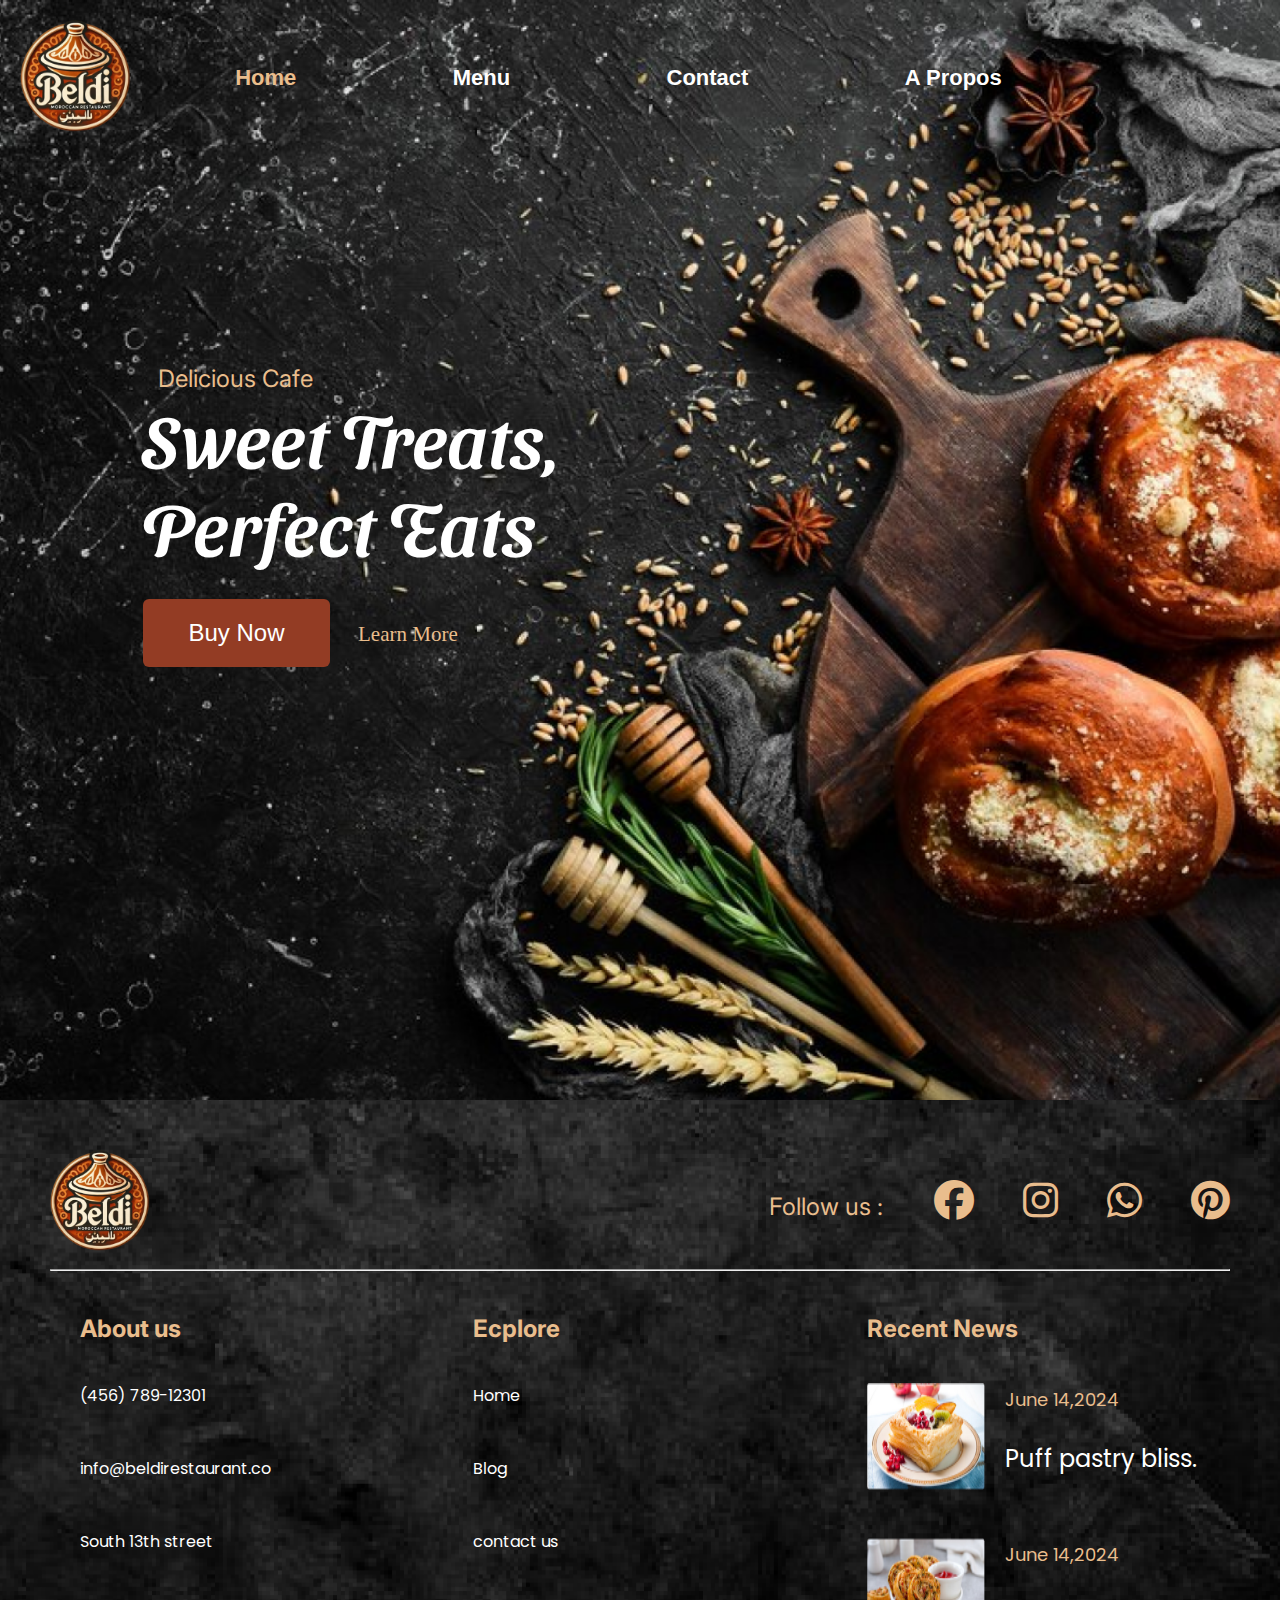
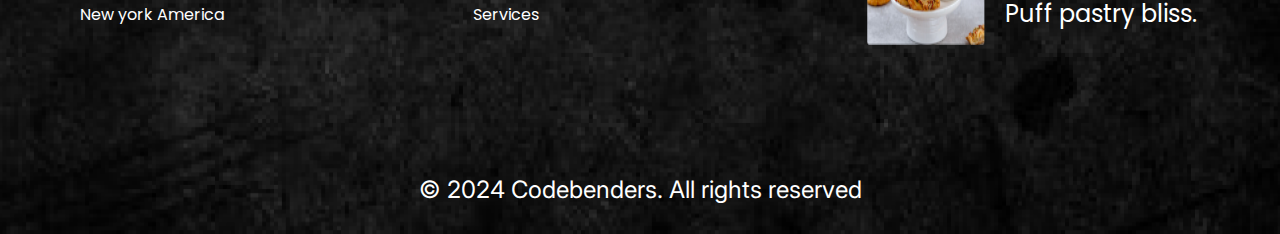
<file: index.html>
<!DOCTYPE html>
<html lang="en">
<head>
    <meta charset="UTF-8">
    <meta name="viewport" content="width=device-width, initial-scale=1.0">
    <title>Beldi</title>
    <!-- Css File Link -->
    <link rel="stylesheet" href="css/style.css">
    <link rel="stylesheet" href="https://cdnjs.cloudflare.com/ajax/libs/font-awesome/6.4.0/css/all.min.css">
    <!-- Google Font -->
    <link rel="preconnect" href="https://fonts.googleapis.com">
    <link rel="preconnect" href="https://fonts.gstatic.com" crossorigin>
    <link href="https://fonts.googleapis.com/css2?family=Sansita+Swashed:wght@300..900&display=swap" rel="stylesheet">
    <link href="https://fonts.googleapis.com/css2?family=Inter:ital,opsz,wght@0,14..32,100..900;1,14..32,100..900&display=swap" rel="stylesheet">
    <link href="https://fonts.googleapis.com/css2?family=Poppins:ital,wght@0,100;0,200;0,300;0,400;0,500;0,600;0,700;0,800;0,900;1,100;1,200;1,300;1,400;1,500;1,600;1,700;1,800;1,900&display=swap" rel="stylesheet">
</head>
<body>
    <div class="home">
        <header>
            <div class="container">
                <div>
                    <img src="img/logo.png" class="logo" alt="Logo">
                </div>
                <nav>
                    <ul>
                        <li><a href="index.html" class="active">Home</a></li>
                        <li><a href="Menu.html">Menu</a></li>
                        <li><a href="contact.html">Contact</a></li>
                        <li><a href="apropos.html">A Propos</a></li>
                    </ul>
                </nav>
            </div>
        </header>
        <section>
            <span>Delicious Cafe</span>
            <h2>Sweet Treats, Perfect Eats</h2>
            <button>Buy Now</button>
            <a href="#">Learn More</a>
        </section>
    </div>
    
    <footer>
        <div class="logo-and-social">
            <img src="img/logo.png" alt="">
            <div class="social-icons">
                <p>Follow us : </p>
                <i class="fab fa-facebook"></i>
                <i class="fab fa-instagram"></i>
                <i class="fab fa-whatsapp"></i>
                <i class="fab fa-pinterest"></i>
            </div>
        </div>
        <hr>
        <div class="links">
            <div class="about-us">
                <div class="about-us-title">
                    <h2>About us </h2>
                </div>
                <span>(456) 789-12301</span>
                <span>info@beldirestaurant.co</span>
                <span>South 13th street</span>
                <span>New york America</span>
            </div>
            <div class="explore">
                <div class="explore-title">
                    <h2>Ecplore</h2>
                </div>
                <a href="">Home</a>
                <a href="">Blog</a>
                <a href="">contact us</a>
                <a href="">Services</a>
            </div>
            <div class="recent-posts">
                <div class="recent-posts-title">
                    <h2>Recent News</h2>
                </div>
                <div class="recent">
                    <img src="img/Rectangle 157.png" alt="">
                    <span class="date">
                        <span class="date-1">
                            <p>June 14,2024</p>
                        </span>
                    <span class="name-1">
                        <p>Puff pastry bliss.</p>
                    </span>
                </span>
        
                </div>
                <div style="margin-top: 48px;" class="recent">
                    <img src="img/Rectangle 158.png" alt="">
                    <span class="date">
                        <span class="date-1">
                            <p>June 14,2024</p>
                        </span>
                    <span class="name-1">
                        <p>Puff pastry bliss.</p>
                    </span>
                </span>
        
                </div>
            </div>
        </div>
        <p class="copyright">© 2024 Codebenders. All rights reserved</p>
    </footer>
</body>
</html>
</file>
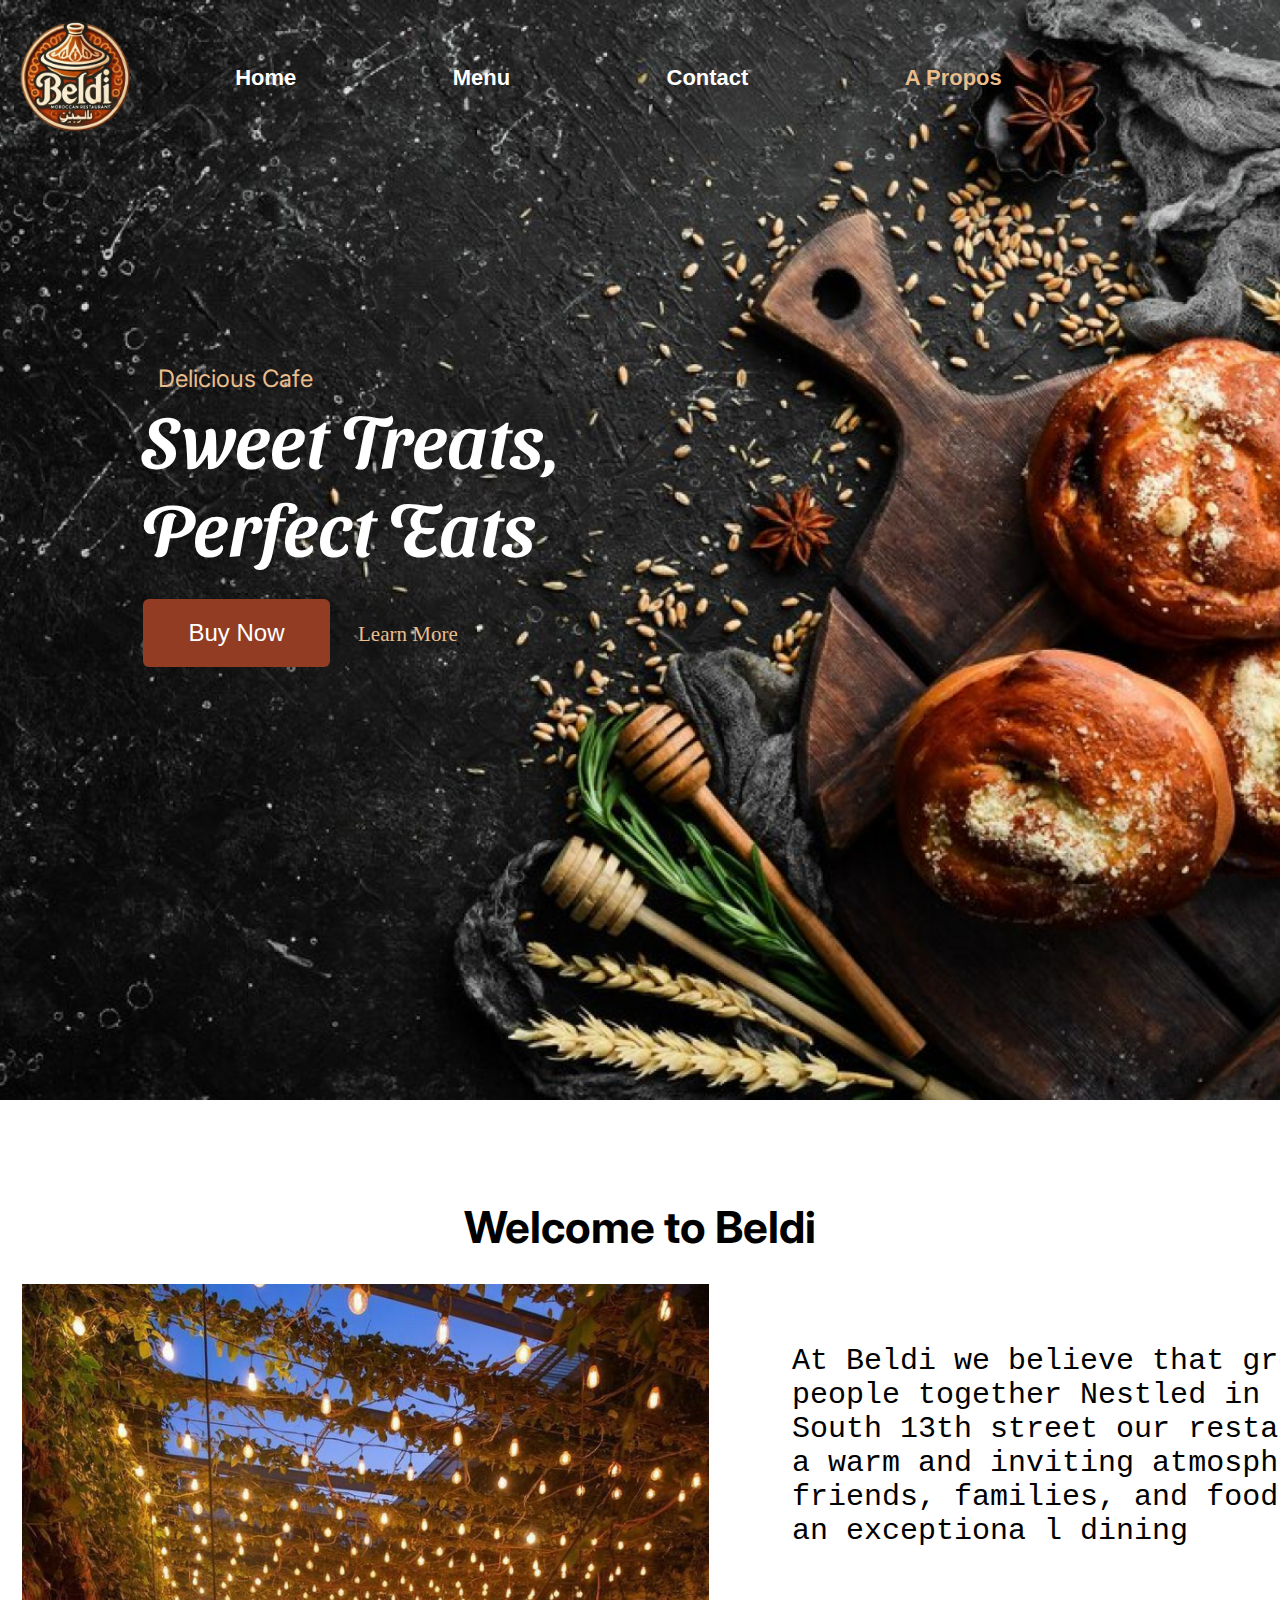
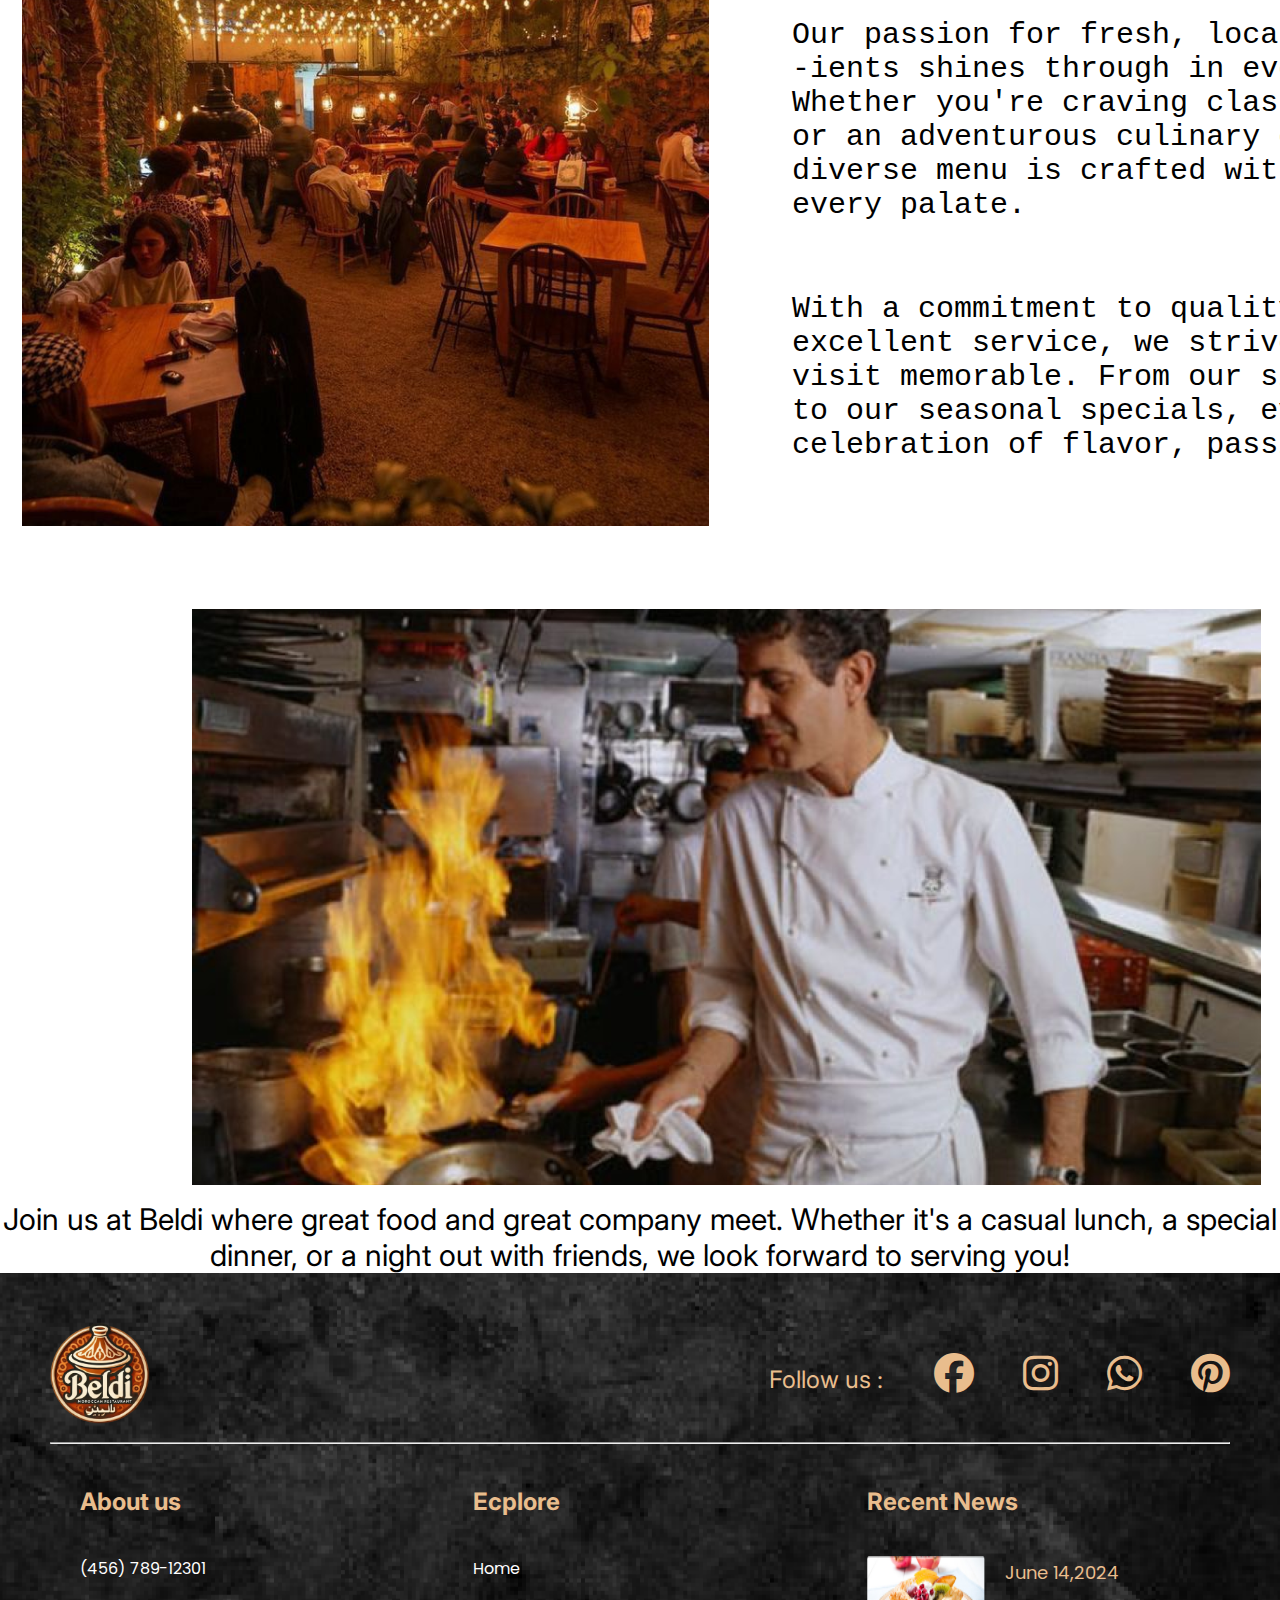
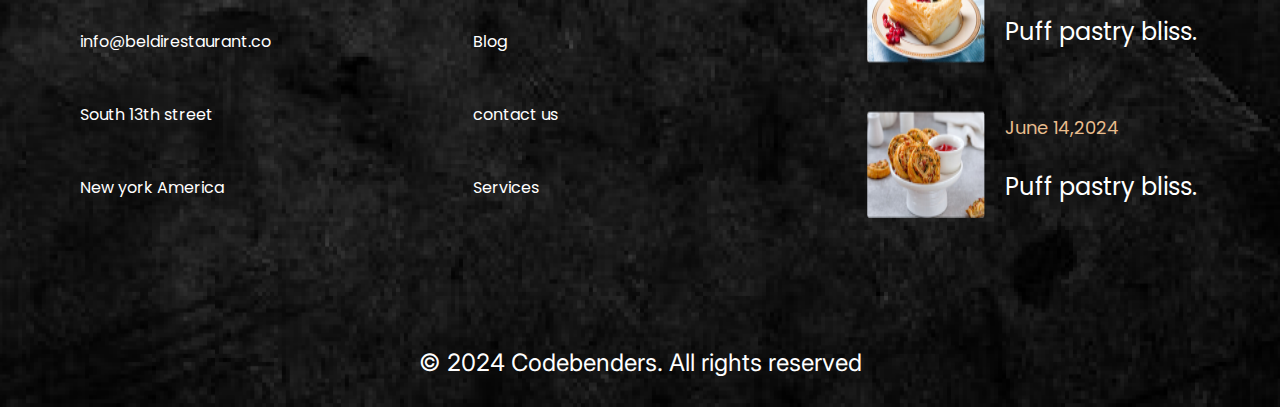
<file: apropos.html>
<!DOCTYPE html>
<html lang="en">
<head>
    <meta charset="UTF-8">
    <meta name="viewport" content="width=device-width, initial-scale=1.0">
    <title>Beldi</title>
    <!-- Css File Link -->
    <link rel="stylesheet" href="css/style.css">
    <link rel="stylesheet" href="https://cdnjs.cloudflare.com/ajax/libs/font-awesome/6.4.0/css/all.min.css">
    <!-- Google Font -->
    <link rel="preconnect" href="https://fonts.googleapis.com">
    <link rel="preconnect" href="https://fonts.gstatic.com" crossorigin>
    <link href="https://fonts.googleapis.com/css2?family=Sansita+Swashed:wght@300..900&display=swap" rel="stylesheet">
    <link href="https://fonts.googleapis.com/css2?family=Inter:ital,opsz,wght@0,14..32,100..900;1,14..32,100..900&display=swap" rel="stylesheet">
    <link href="https://fonts.googleapis.com/css2?family=Poppins:ital,wght@0,100;0,200;0,300;0,400;0,500;0,600;0,700;0,800;0,900;1,100;1,200;1,300;1,400;1,500;1,600;1,700;1,800;1,900&display=swap" rel="stylesheet">
</head>
<body>
    <div class="home">
        <header>
            <div class="container">
                <div>
                    <img src="img/logo.png" class="logo" alt="Logo">
                </div>
                <nav>
                    <ul>
                        <li><a href="index.html">Home</a></li>
                        <li><a href="menu.html">Menu</a></li>
                        <li><a href="contact.html">Contact</a></li>
                        <li><a href="apropos.html"  class="active">A Propos</a></li>
                    </ul>
                </nav>
            </div>
        </header>
        <section>
            <span>Delicious Cafe</span>
            <h2>Sweet Treats, Perfect Eats</h2>
            <button>Buy Now</button>
            <a href="#">Learn More</a>
        </section>
    </div>
    <div class="apropos">
        <div class="title">
            <h1>Welcome to Beldi</h1>
        </div>
        <div class="apropos-part-1">
        <div class="apropos-img">
            <img src="img/apropos.png" alt="img">
        </div>
        <div class="information">
             <pre>
                     At Beldi we believe that great food brings 
                     people together Nestled in the heart of 
                     South 13th street our restaurant offers
                     a warm and inviting atmosphere where 
                     friends, families, and food lovers can enjoy
                     an exceptiona l dining
             </pre>
                <br>
             <pre>
                     Our passion for fresh, locally sourced ingred
                     -ients shines through in every dish we serve.
                     Whether you're craving classic comfort food
                     or an adventurous culinary experience, our
                     diverse menu is crafted withcare to satisfy 
                     every palate.
             </pre>
                <br>
             <pre>
                     With a commitment to quality, flavor, and
                     excellent service, we strive to make each
                     visit memorable. From our signature dishes
                     to our seasonal specials, every plate is a
                     celebration of flavor, passion, and tradition.
             </pre>
         </div>
        </div>
        <div class="apropos-img2">
            <img src="img/apropos2.png" alt="img">
        </div>
        <div class="information2">
        <p>Join us at Beldi where great food and great company meet. Whether it's a casual lunch,
            a special dinner, or a night out with friends, we look forward to serving you!</p>
        </div>
    </div>
    
    <footer>
        <div class="logo-and-social">
            <img src="img/logo.png" alt="">
            <div class="social-icons">
                <p>Follow us : </p>
                <i class="fab fa-facebook"></i>
                <i class="fab fa-instagram"></i>
                <i class="fab fa-whatsapp"></i>
                <i class="fab fa-pinterest"></i>
            </div>
        </div>
        <hr>
        <div class="links">
            <div class="about-us">
                <div class="about-us-title">
                    <h2>About us </h2>
                </div>
                <span>(456) 789-12301</span>
                <span>info@beldirestaurant.co</span>
                <span>South 13th street</span>
                <span>New york America</span>
            </div>
            <div class="explore">
                <div class="explore-title">
                    <h2>Ecplore</h2>
                </div>
                <a href="">Home</a>
                <a href="">Blog</a>
                <a href="">contact us</a>
                <a href="">Services</a>
            </div>
            <div class="recent-posts">
                <div class="recent-posts-title">
                    <h2>Recent News</h2>
                </div>
                <div class="recent">
                    <img src="img/Rectangle 157.png" alt="">
                    <span class="date">
                        <span class="date-1">
                            <p>June 14,2024</p>
                        </span>
                    <span class="name-1">
                        <p>Puff pastry bliss.</p>
                    </span>
                </span>
        
                </div>
                <div style="margin-top: 48px;" class="recent">
                    <img src="img/Rectangle 158.png" alt="">
                    <span class="date">
                        <span class="date-1">
                            <p>June 14,2024</p>
                        </span>
                    <span class="name-1">
                        <p>Puff pastry bliss.</p>
                    </span>
                </span>
        
                </div>
            </div>
        </div>
        <p class="copyright">© 2024 Codebenders. All rights reserved</p>
    </footer>
</body>
</html>
</file>
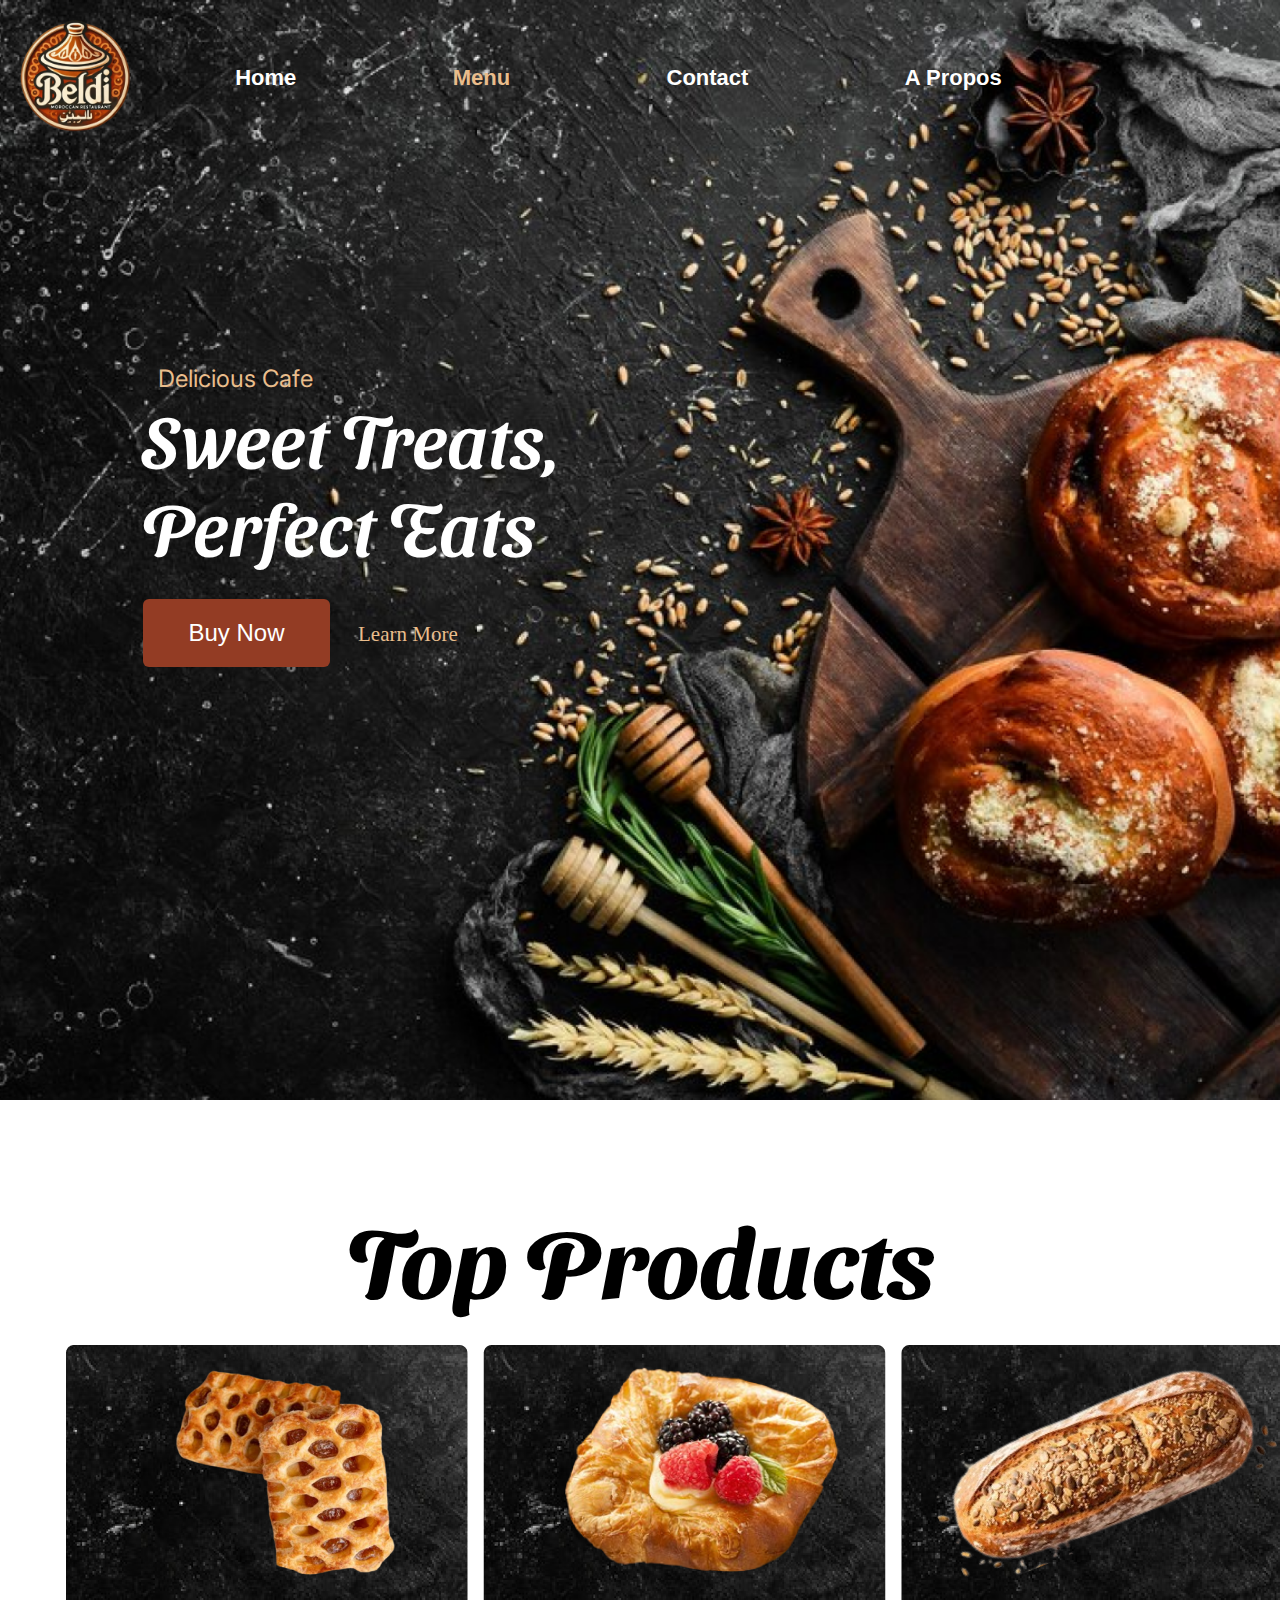
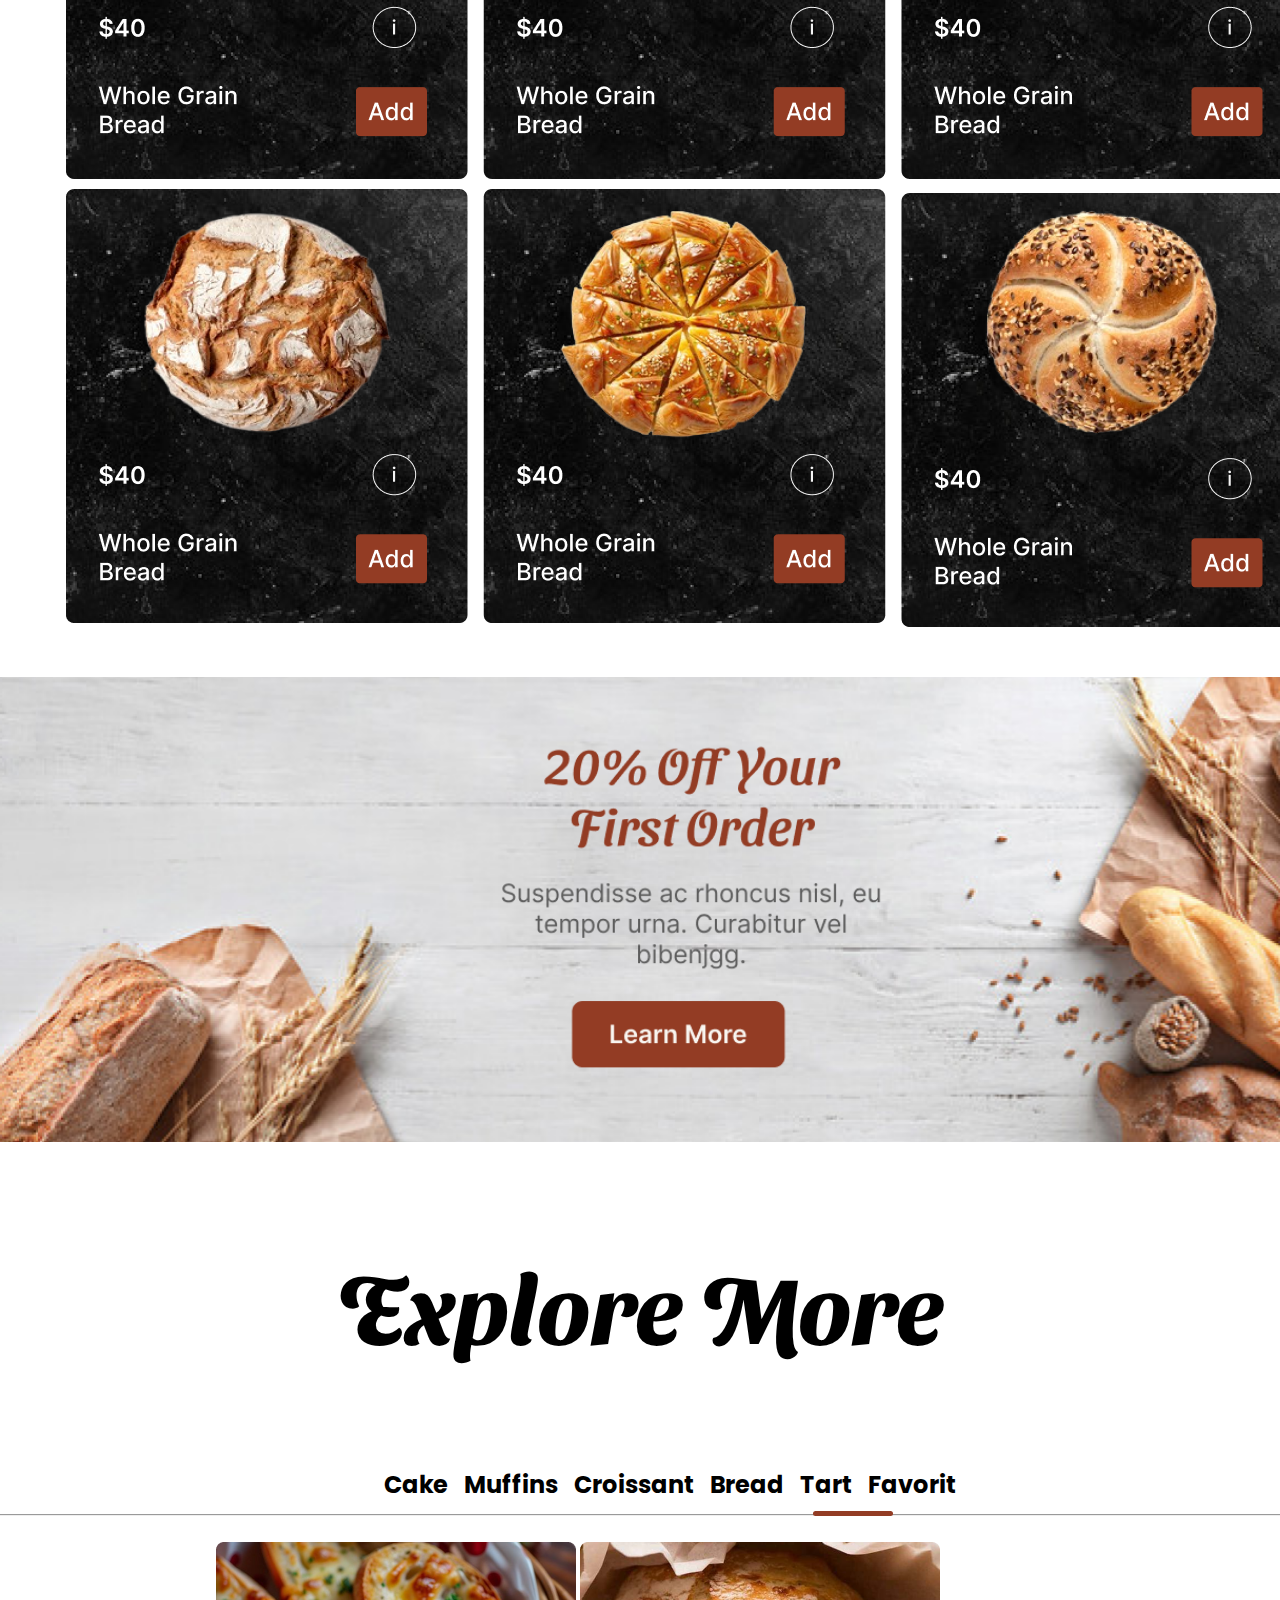
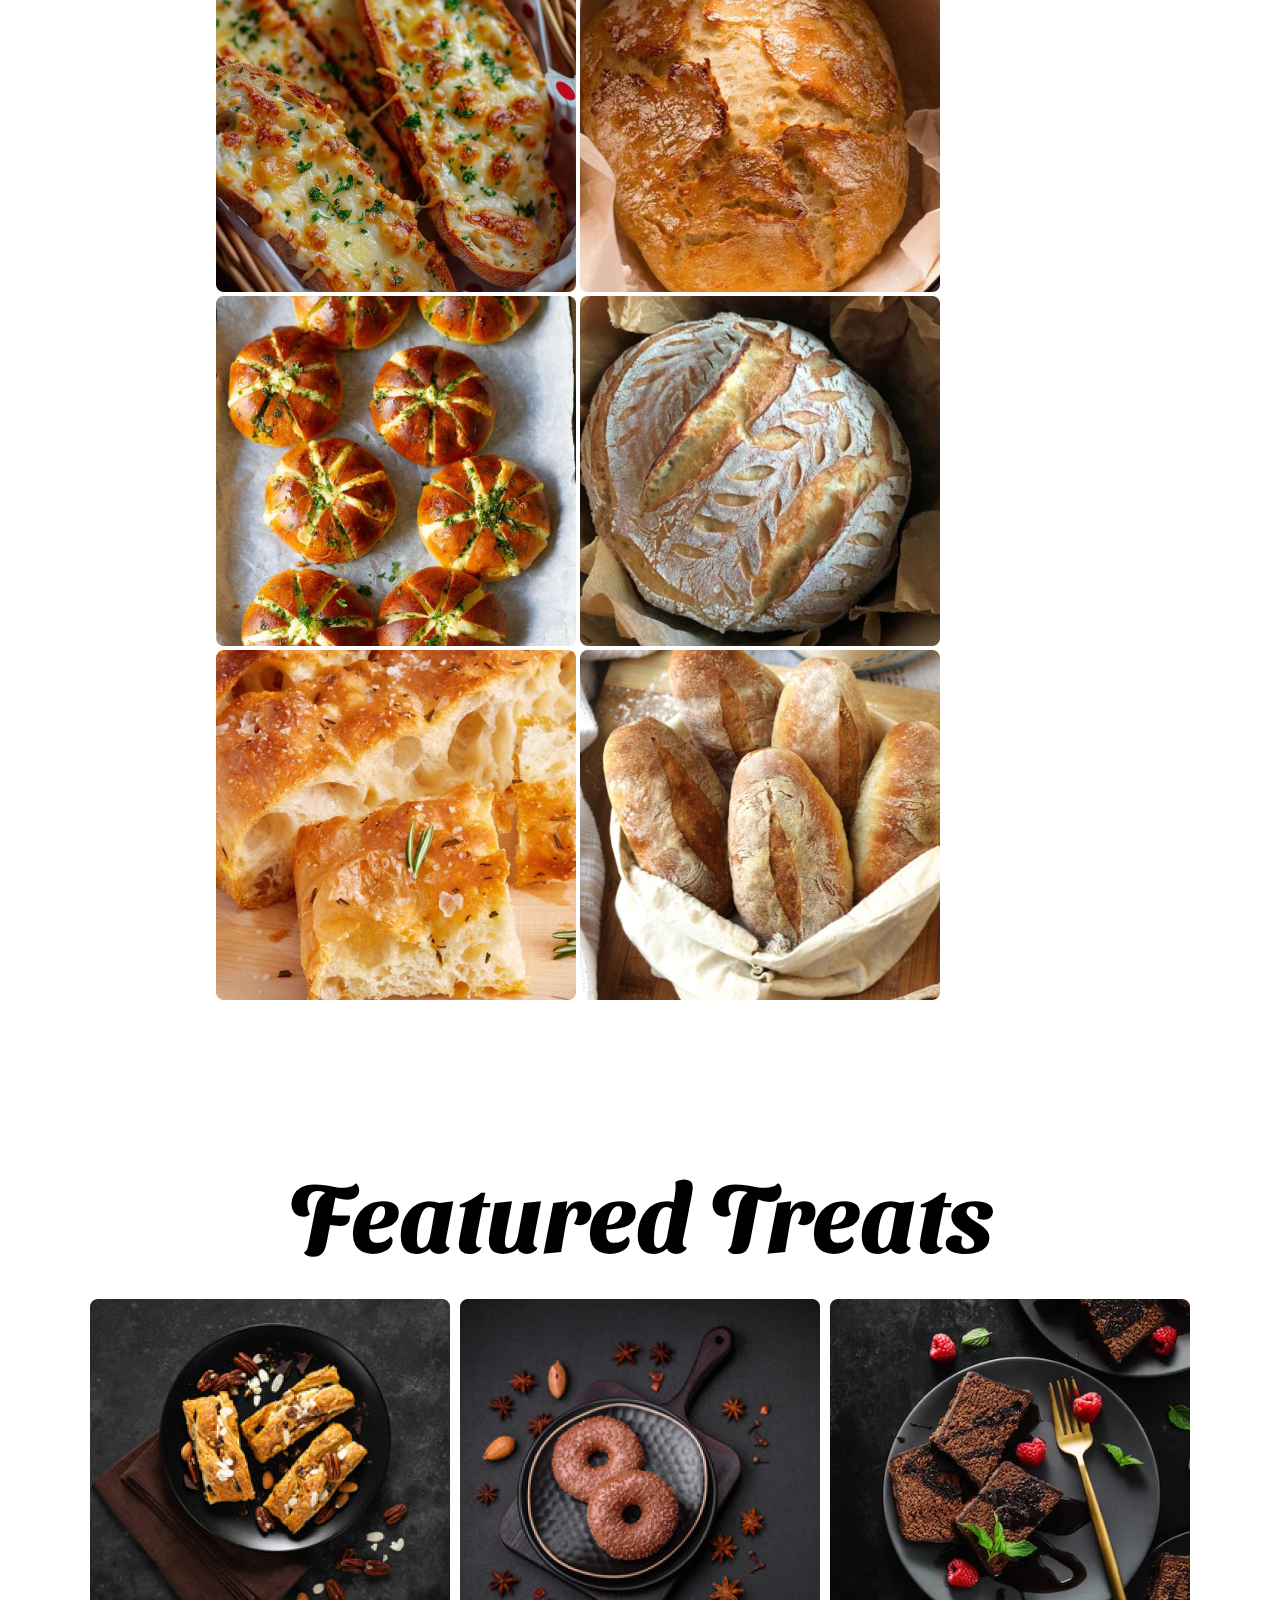
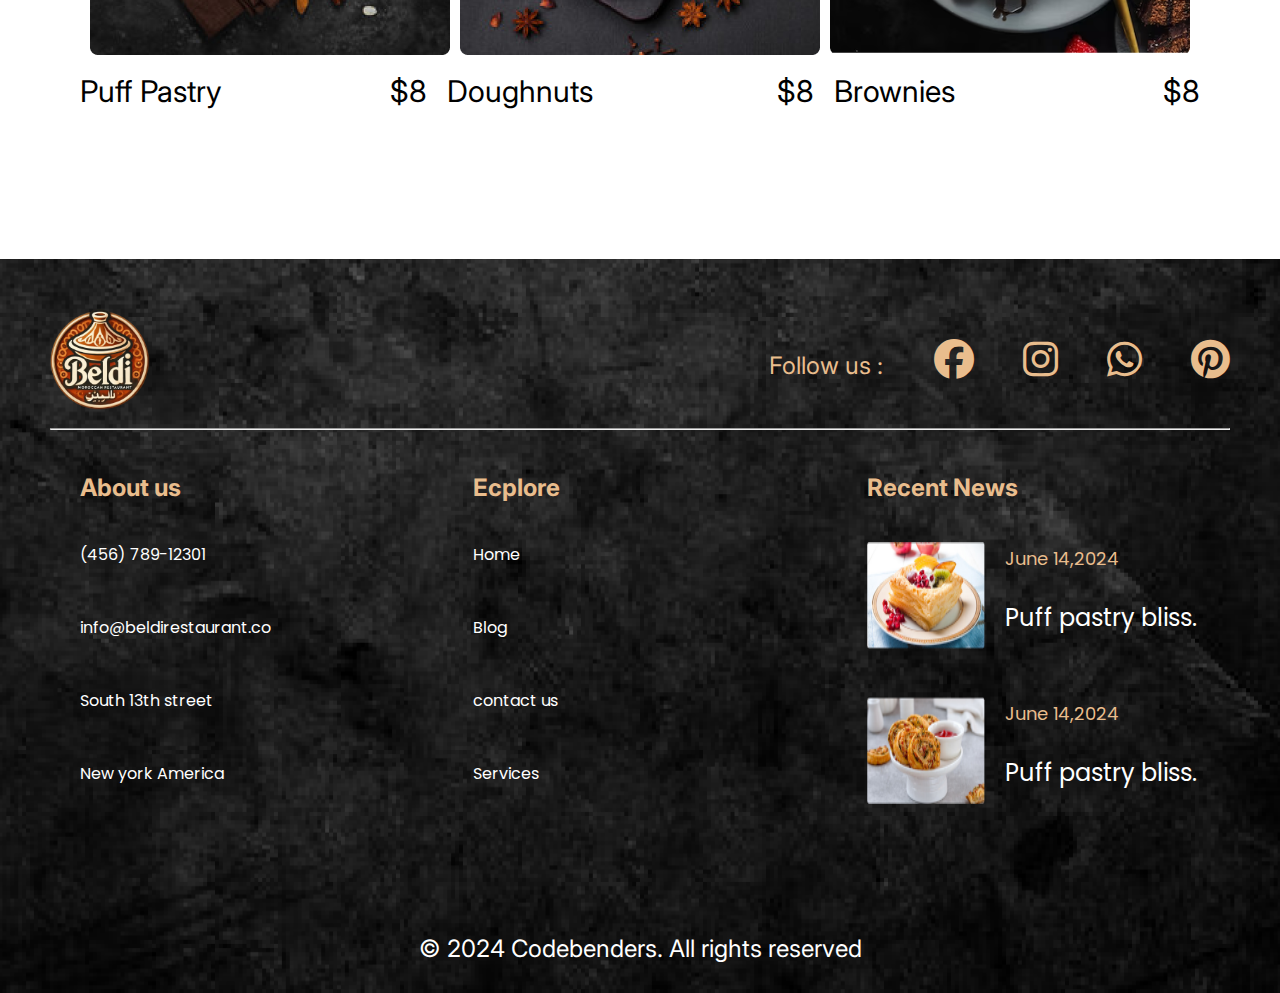
<file: Bread.html>
<!DOCTYPE html>
<html lang="en">
<head>
    <meta charset="UTF-8">
    <meta name="viewport" content="width=device-width, initial-scale=1.0">
    <title>Beldi</title>
    <!-- Css File Link -->
    <link rel="stylesheet" href="css/Bread.css">
    <link rel="stylesheet" href="https://cdnjs.cloudflare.com/ajax/libs/font-awesome/6.4.0/css/all.min.css">
    <!-- Google Font -->
    <link rel="preconnect" href="https://fonts.googleapis.com">
    <link rel="preconnect" href="https://fonts.gstatic.com" crossorigin>
    <link href="https://fonts.googleapis.com/css2?family=Sansita+Swashed:wght@300..900&display=swap" rel="stylesheet">
    <link href="https://fonts.googleapis.com/css2?family=Inter:ital,opsz,wght@0,14..32,100..900;1,14..32,100..900&display=swap" rel="stylesheet">
    <link href="https://fonts.googleapis.com/css2?family=Poppins:ital,wght@0,100;0,200;0,300;0,400;0,500;0,600;0,700;0,800;0,900;1,100;1,200;1,300;1,400;1,500;1,600;1,700;1,800;1,900&display=swap" rel="stylesheet">
</head>
<body>
    <div class="home">
        <header>
            <div class="container">
                <div>
                    <img src="img/logo.png" class="logo" alt="Logo">
                </div>
                <nav>
                    <ul>
                        <li><a href="index.html">Home</a></li>
                        <li><a href="Menu.html" class="active">Menu</a></li>
                        <li><a href="contact.html">Contact</a></li>
                        <li><a href="apropos.html">A Propos</a></li>
                    </ul>
                </nav>
            </div>
        </header>
        <section>
            <span>Delicious Cafe</span>
            <h2>Sweet Treats, Perfect Eats</h2>
            <button>Buy Now</button>
            <a href="#">Learn More</a>
        </section>
    </div>
    <div class="menu">
        <div class="title-2">
            <h2>Top Products</h2>
        </div>
        <div class="top-product">
            <div class="top-product-1">
                <img src="img/back.png" alt="">
                <img src="img/back1.png" alt="">
                <img src="img/back2.png" alt="">
            </div>
            <div class="top-product-2">
                <img src="img/back3.png" alt="">
                <img src="img/back4.png" alt="">
                <img src="img/back5.png" alt="">
            </div>
        </div>
        <div class="promo">
             <img src="img/promo.png" alt="" style="width: 758%;">
        </div>
        <div class="title-2">
            <h2>Explore More</h2>
        </div>
        <div class="second-menu">
            <nav class="sous-nav">
                <ul>
                    <li><a href="Menu.html" class="active-2">Cake</a></li>
                    <li><a href="Muffins.html">Muffins</a></li>
                    <li><a href="Croissant.html">Croissant</a></li>
                    <li><a href="Bread.html">Bread</a></li>
                    <li><a href="Tart.html">Tart</a></li>
                    <li><a href="Favorit.html">Favorit</a></li>
                </ul>
                <hr id="pre"><div class="active-2"><hr></div>
            </nav>
            <div class="all-photos">
            <div class="Product-info">
                <img src="img/br1.png" alt="">
                <img src="img/br2.png" alt="">
                <img src="img/br3.png" alt="">
                <img src="img/br4.png" alt="">
                <img src="img/br5.png" alt="">
                <img src="img/br6.png" alt="">
            </div>
            </div>
        </div>
        <div class="title-2">
            <h2>Featured Treats</h2>
        </div>
        <div class="last-menu">
            <div class="last-menu-ph">
                <img src="img/last1.png" alt="">
                <img src="img/last2.png" alt="">
                <img src="img/last3.png" alt="">
            </div>
        </div>
        <div class="last-menu-2">
            <div class="last-menu-tx">
                <pre>Puff Pastry                     $8</pre>
                <pre>Doughnuts                       $8</pre>
                <pre>Brownies                          $8</pre>
            </div>
        </div>
    </div>
    
    <footer>
        <div class="logo-and-social">
            <img src="img/logo.png" alt="">
            <div class="social-icons">
                <p>Follow us : </p>
                <i class="fab fa-facebook"></i>
                <i class="fab fa-instagram"></i>
                <i class="fab fa-whatsapp"></i>
                <i class="fab fa-pinterest"></i>
            </div>
        </div>
        <hr>
        <div class="links">
            <div class="about-us">
                <div class="about-us-title">
                    <h2>About us </h2>
                </div>
                <span>(456) 789-12301</span>
                <span>info@beldirestaurant.co</span>
                <span>South 13th street</span>
                <span>New york America</span>
            </div>
            <div class="explore">
                <div class="explore-title">
                    <h2>Ecplore</h2>
                </div>
                <a href="home.html">Home</a>
                <a href="#">Blog</a>
                <a href="contact.html">contact us</a>
                <a href="#">Services</a>
            </div>
            <div class="recent-posts">
                <div class="recent-posts-title">
                    <h2>Recent News</h2>
                </div>
                <div class="recent">
                    <img src="img/Rectangle 157.png" alt="">
                    <span class="date">
                        <span class="date-1">
                            <p>June 14,2024</p>
                        </span>
                    <span class="name-1">
                        <p>Puff pastry bliss.</p>
                    </span>
                </span>
        
                </div>
                <div style="margin-top: 48px;" class="recent">
                    <img src="img/Rectangle 158.png" alt="">
                    <span class="date">
                        <span class="date-1">
                            <p>June 14,2024</p>
                        </span>
                    <span class="name-1">
                        <p>Puff pastry bliss.</p>
                    </span>
                </span>
        
                </div>
            </div>
        </div>
        <p class="copyright">© 2024 Codebenders. All rights reserved</p>
    </footer>
</body>
</html>
</file>
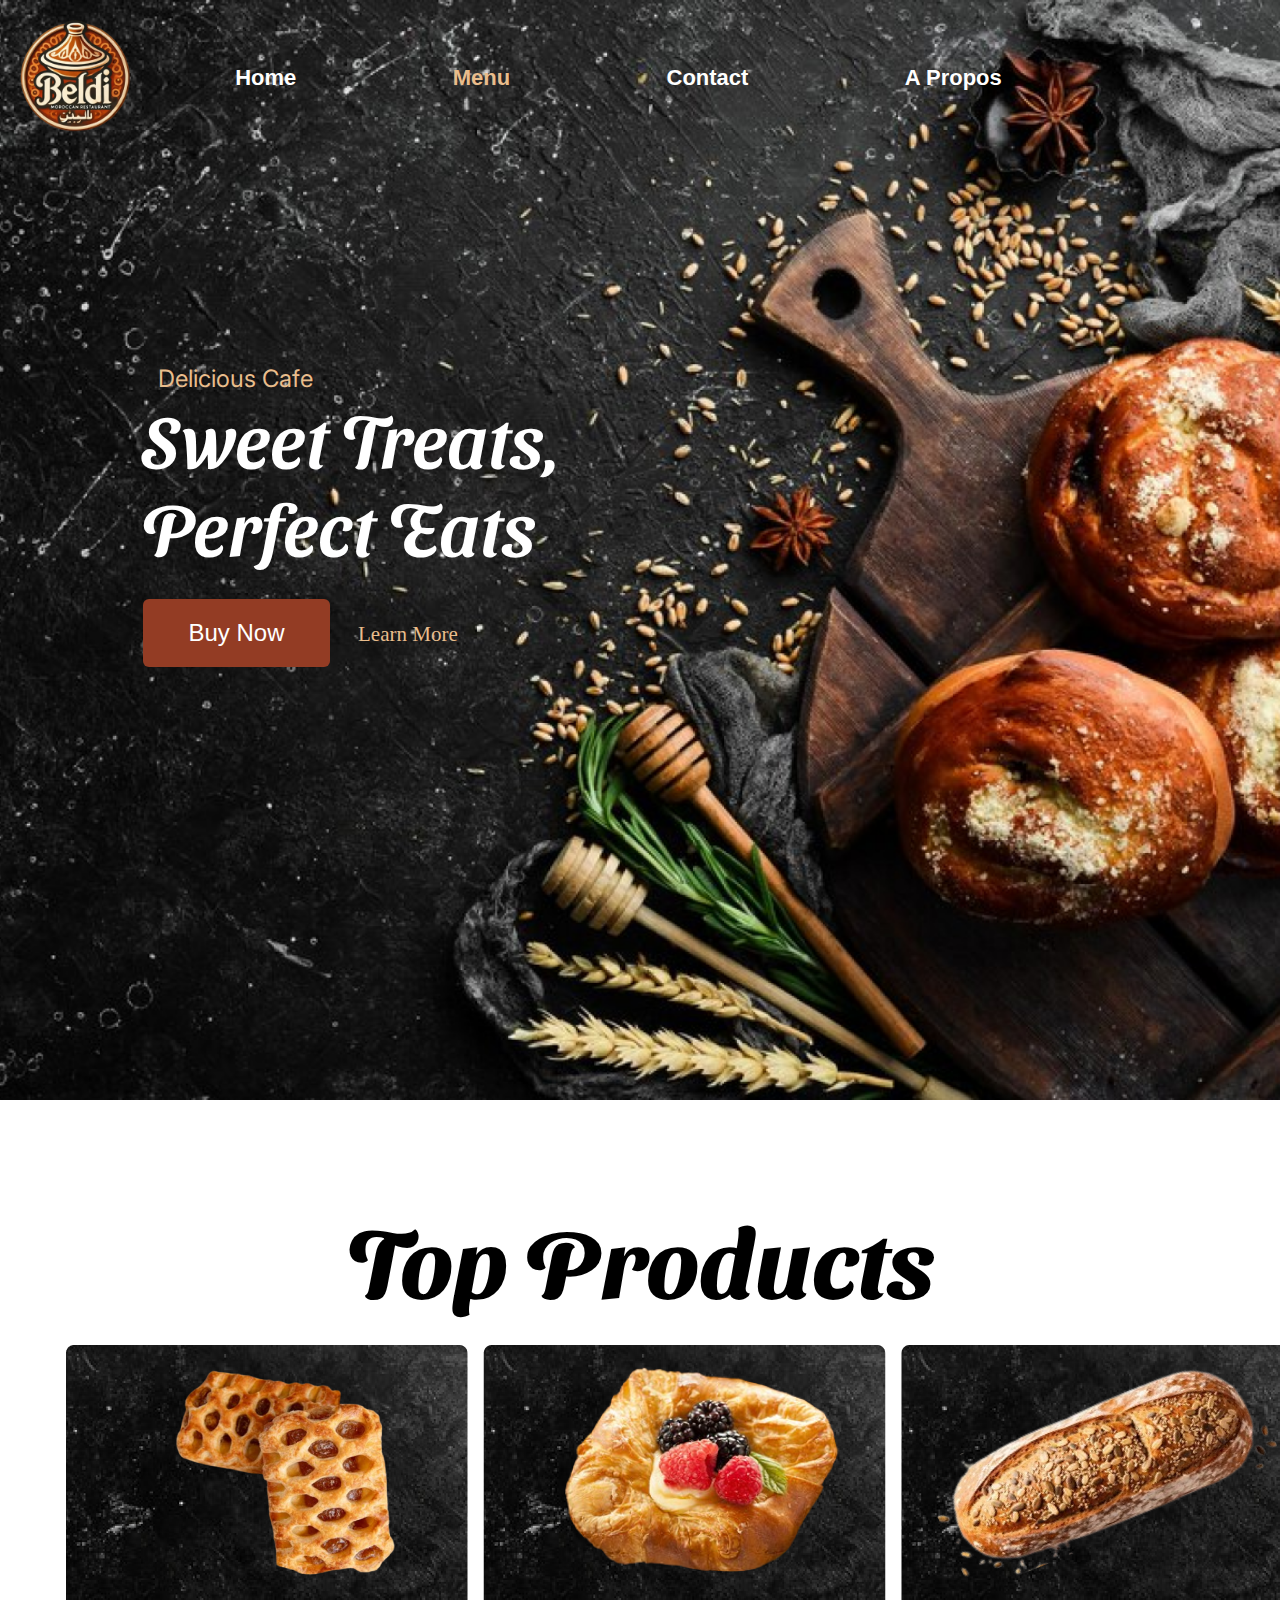
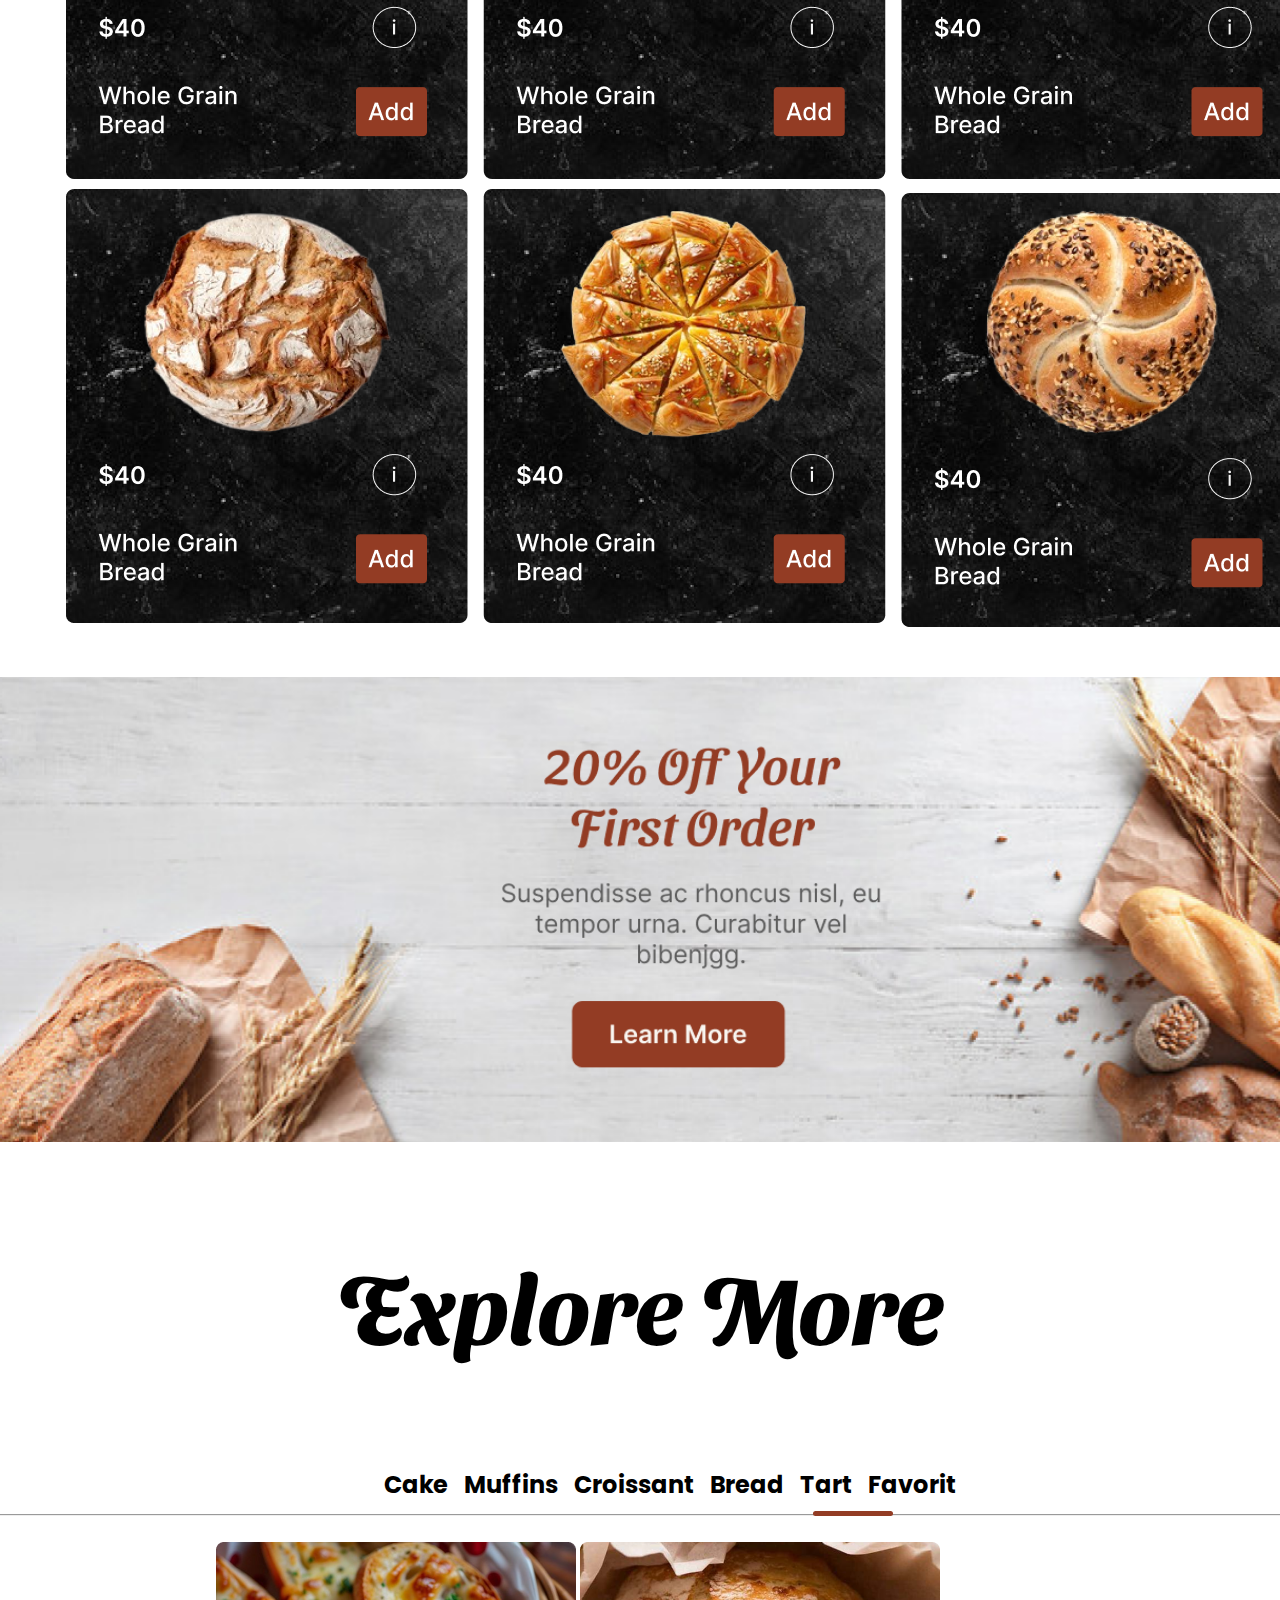
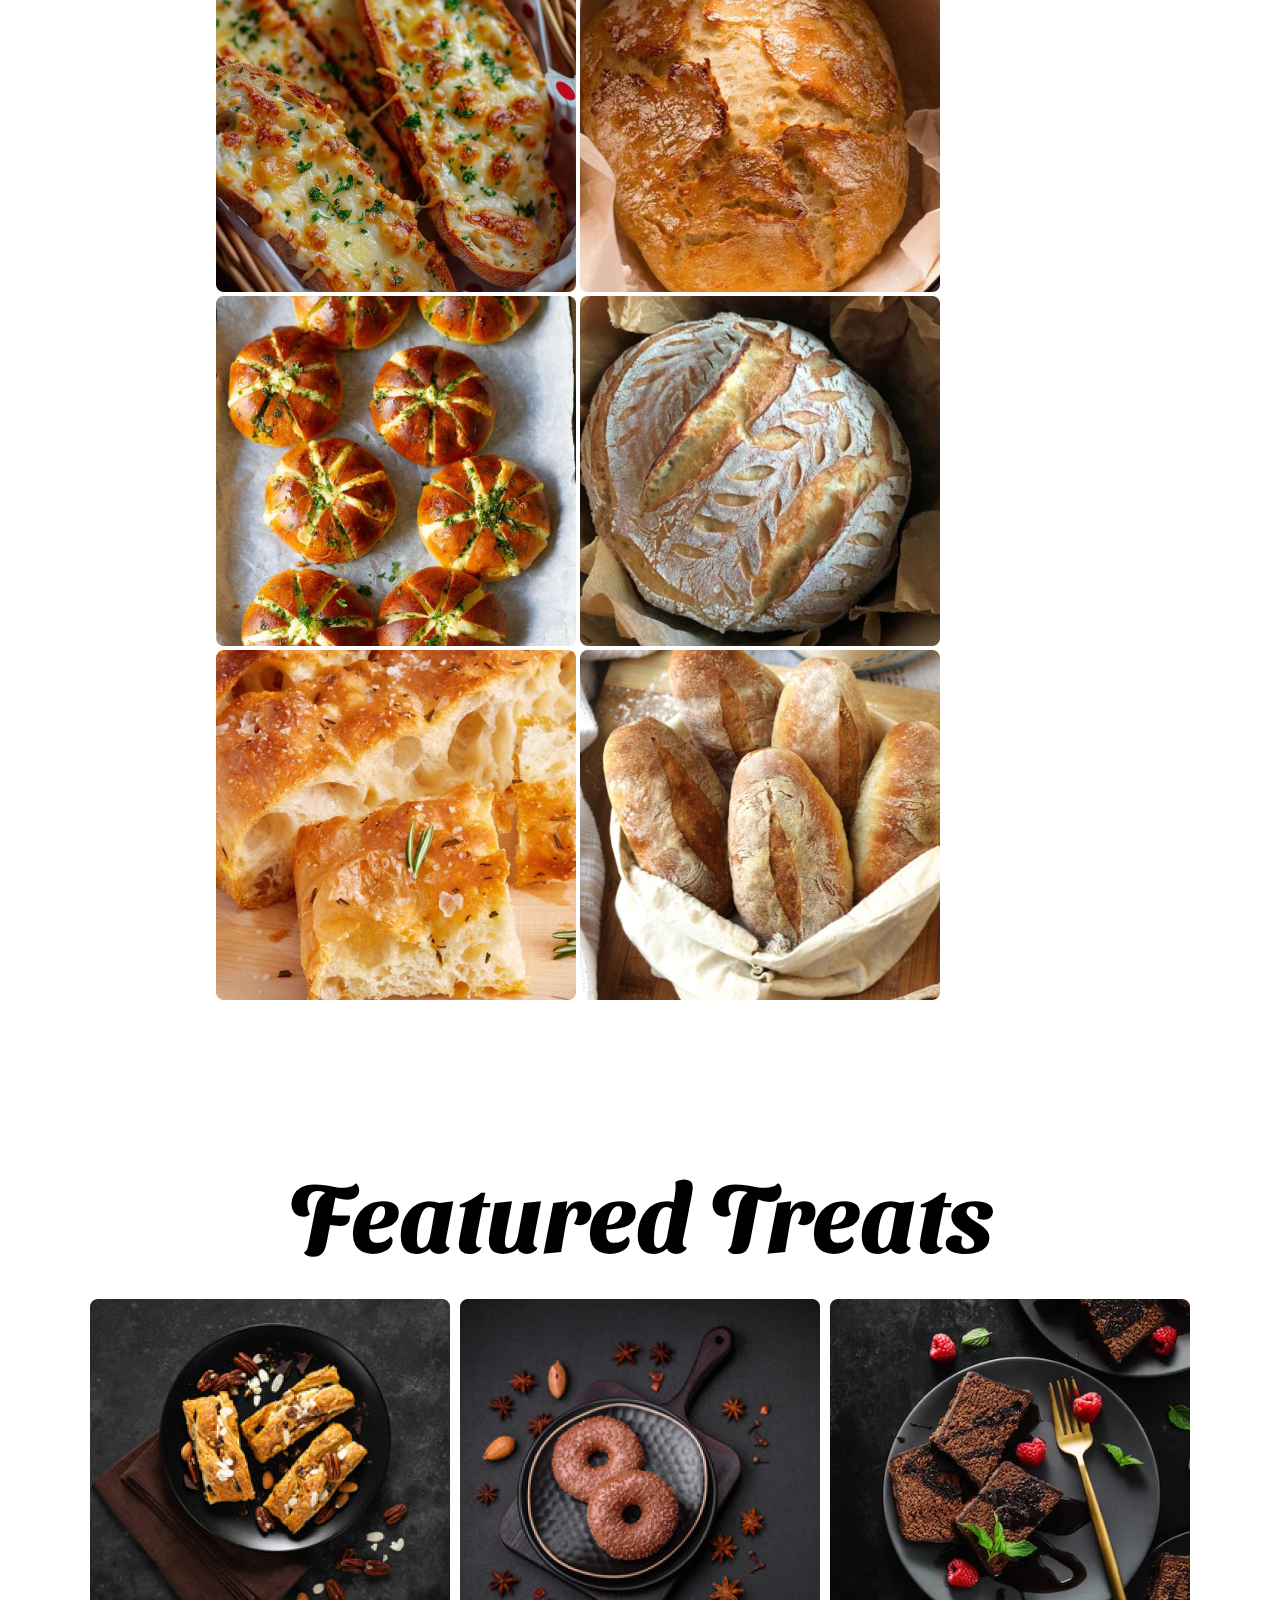
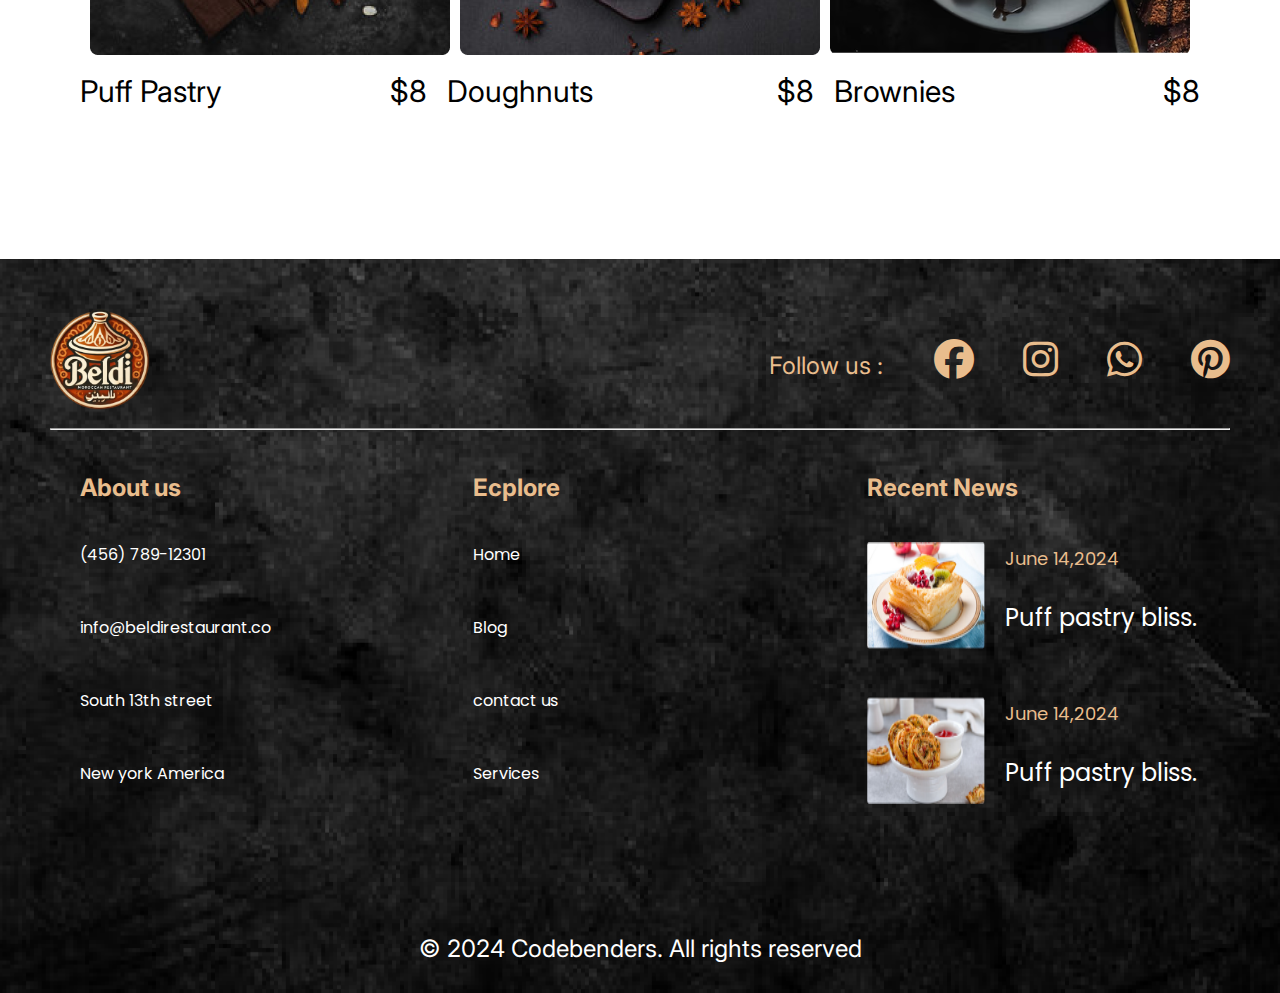
<file: bread.html>
<!DOCTYPE html>
<html lang="en">
<head>
    <meta charset="UTF-8">
    <meta name="viewport" content="width=device-width, initial-scale=1.0">
    <title>Beldi</title>
    <!-- Css File Link -->
    <link rel="stylesheet" href="css/Bread.css">
    <link rel="stylesheet" href="https://cdnjs.cloudflare.com/ajax/libs/font-awesome/6.4.0/css/all.min.css">
    <!-- Google Font -->
    <link rel="preconnect" href="https://fonts.googleapis.com">
    <link rel="preconnect" href="https://fonts.gstatic.com" crossorigin>
    <link href="https://fonts.googleapis.com/css2?family=Sansita+Swashed:wght@300..900&display=swap" rel="stylesheet">
    <link href="https://fonts.googleapis.com/css2?family=Inter:ital,opsz,wght@0,14..32,100..900;1,14..32,100..900&display=swap" rel="stylesheet">
    <link href="https://fonts.googleapis.com/css2?family=Poppins:ital,wght@0,100;0,200;0,300;0,400;0,500;0,600;0,700;0,800;0,900;1,100;1,200;1,300;1,400;1,500;1,600;1,700;1,800;1,900&display=swap" rel="stylesheet">
</head>
<body>
    <div class="home">
        <header>
            <div class="container">
                <div>
                    <img src="img/logo.png" class="logo" alt="Logo">
                </div>
                <nav>
                    <ul>
                        <li><a href="index.html">Home</a></li>
                        <li><a href="menu.html" class="active">Menu</a></li>
                        <li><a href="contact.html">Contact</a></li>
                        <li><a href="apropos.html">A Propos</a></li>
                    </ul>
                </nav>
            </div>
        </header>
        <section>
            <span>Delicious Cafe</span>
            <h2>Sweet Treats, Perfect Eats</h2>
            <button>Buy Now</button>
            <a href="#">Learn More</a>
        </section>
    </div>
    <div class="menu">
        <div class="title-2">
            <h2>Top Products</h2>
        </div>
        <div class="top-product">
            <div class="top-product-1">
                <img src="img/back.png" alt="">
                <img src="img/back1.png" alt="">
                <img src="img/back2.png" alt="">
            </div>
            <div class="top-product-2">
                <img src="img/back3.png" alt="">
                <img src="img/back4.png" alt="">
                <img src="img/back5.png" alt="">
            </div>
        </div>
        <div class="promo">
             <img src="img/promo.png" alt="" style="width: 758%;">
        </div>
        <div class="title-2">
            <h2>Explore More</h2>
        </div>
        <div class="second-menu">
            <nav class="sous-nav">
                <ul>
                    <li><a href="menu.html" class="active-2">Cake</a></li>
                    <li><a href="muffins.html">Muffins</a></li>
                    <li><a href="croissant.html">Croissant</a></li>
                    <li><a href="bread.html">Bread</a></li>
                    <li><a href="tart.html">Tart</a></li>
                    <li><a href="favorit.html">Favorit</a></li>
                </ul>
                <hr id="pre"><div class="active-2"><hr></div>
            </nav>
            <div class="all-photos">
            <div class="Product-info">
                <img src="img/br1.png" alt="">
                <img src="img/br2.png" alt="">
                <img src="img/br3.png" alt="">
                <img src="img/br4.png" alt="">
                <img src="img/br5.png" alt="">
                <img src="img/br6.png" alt="">
            </div>
            </div>
        </div>
        <div class="title-2">
            <h2>Featured Treats</h2>
        </div>
        <div class="last-menu">
            <div class="last-menu-ph">
                <img src="img/last1.png" alt="">
                <img src="img/last2.png" alt="">
                <img src="img/last3.png" alt="">
            </div>
        </div>
        <div class="last-menu-2">
            <div class="last-menu-tx">
                <pre>Puff Pastry                     $8</pre>
                <pre>Doughnuts                       $8</pre>
                <pre>Brownies                          $8</pre>
            </div>
        </div>
    </div>
    
    <footer>
        <div class="logo-and-social">
            <img src="img/logo.png" alt="">
            <div class="social-icons">
                <p>Follow us : </p>
                <i class="fab fa-facebook"></i>
                <i class="fab fa-instagram"></i>
                <i class="fab fa-whatsapp"></i>
                <i class="fab fa-pinterest"></i>
            </div>
        </div>
        <hr>
        <div class="links">
            <div class="about-us">
                <div class="about-us-title">
                    <h2>About us </h2>
                </div>
                <span>(456) 789-12301</span>
                <span>info@beldirestaurant.co</span>
                <span>South 13th street</span>
                <span>New york America</span>
            </div>
            <div class="explore">
                <div class="explore-title">
                    <h2>Ecplore</h2>
                </div>
                <a href="home.html">Home</a>
                <a href="#">Blog</a>
                <a href="contact.html">contact us</a>
                <a href="#">Services</a>
            </div>
            <div class="recent-posts">
                <div class="recent-posts-title">
                    <h2>Recent News</h2>
                </div>
                <div class="recent">
                    <img src="img/Rectangle 157.png" alt="">
                    <span class="date">
                        <span class="date-1">
                            <p>June 14,2024</p>
                        </span>
                    <span class="name-1">
                        <p>Puff pastry bliss.</p>
                    </span>
                </span>
        
                </div>
                <div style="margin-top: 48px;" class="recent">
                    <img src="img/Rectangle 158.png" alt="">
                    <span class="date">
                        <span class="date-1">
                            <p>June 14,2024</p>
                        </span>
                    <span class="name-1">
                        <p>Puff pastry bliss.</p>
                    </span>
                </span>
        
                </div>
            </div>
        </div>
        <p class="copyright">© 2024 Codebenders. All rights reserved</p>
    </footer>
</body>
</html>
</file>
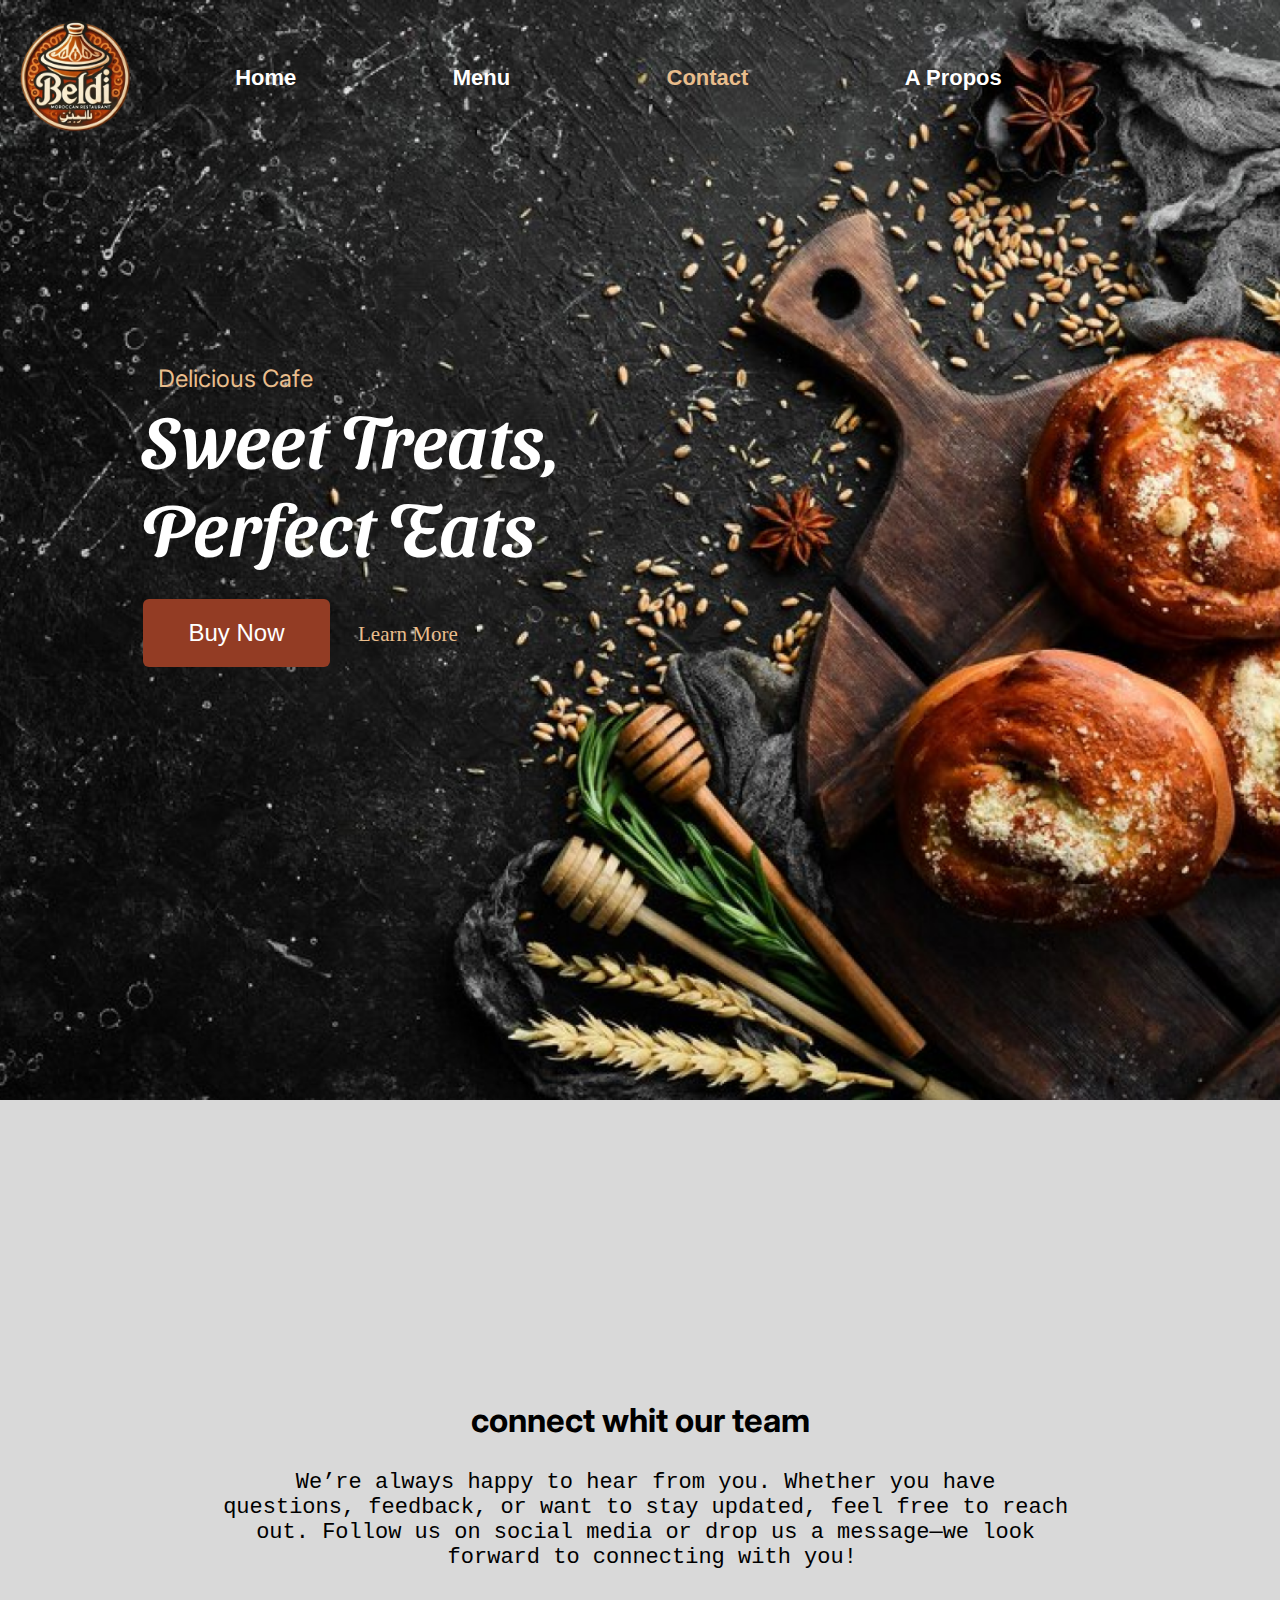
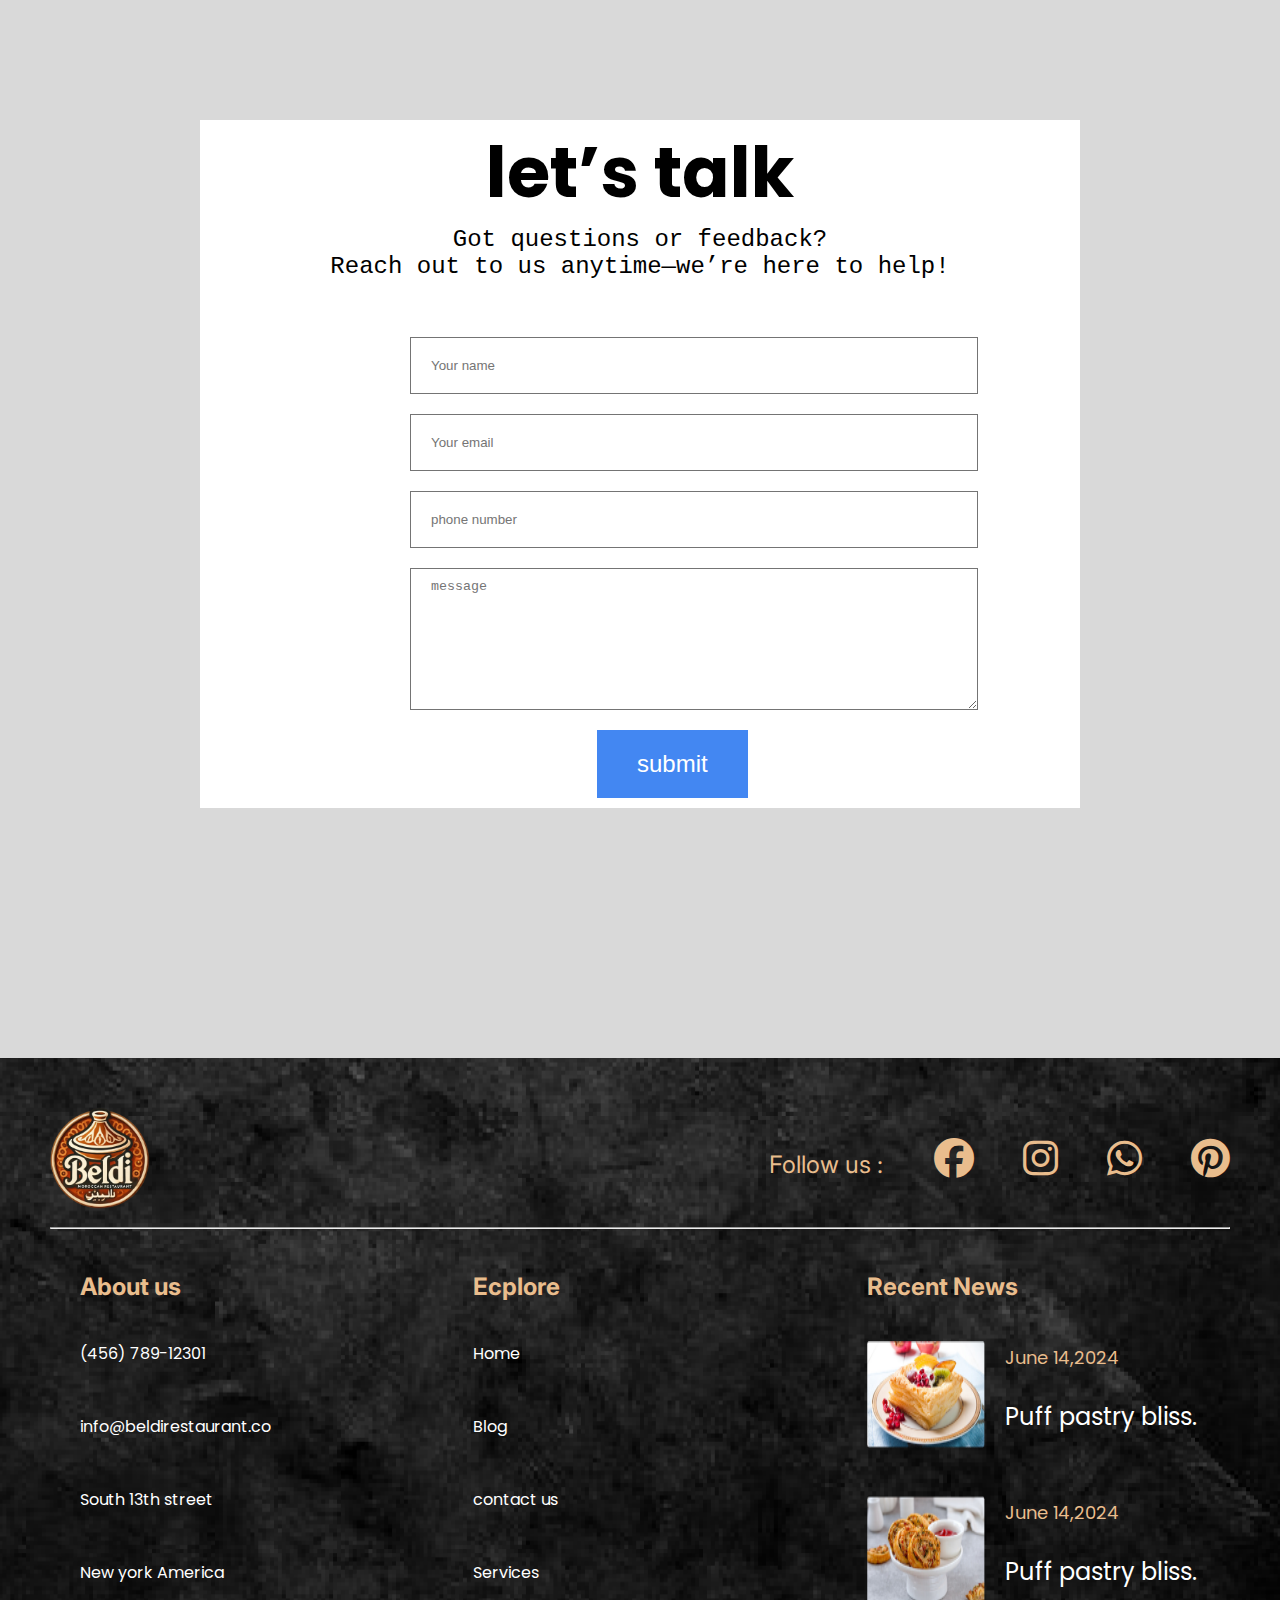
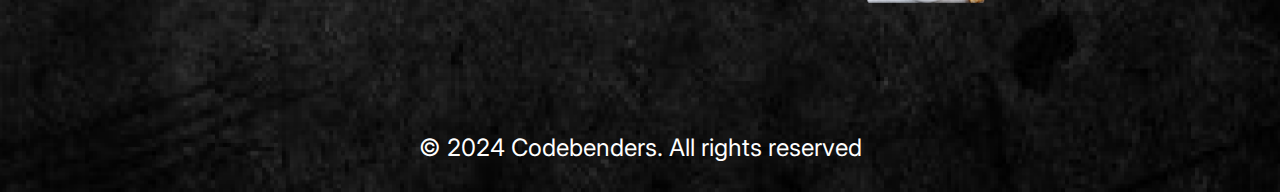
<file: contact.html>
<!DOCTYPE html>
<html lang="en">
<head>
    <meta charset="UTF-8">
    <meta name="viewport" content="width=device-width, initial-scale=1.0">
    <title>Beldi</title>
    <!-- Css File Link -->
    <link rel="stylesheet" href="css/style.css">
    <link rel="stylesheet" href="https://cdnjs.cloudflare.com/ajax/libs/font-awesome/6.4.0/css/all.min.css">
    <!-- Google Font -->
    <link rel="preconnect" href="https://fonts.googleapis.com">
    <link rel="preconnect" href="https://fonts.gstatic.com" crossorigin>
    <link href="https://fonts.googleapis.com/css2?family=Sansita+Swashed:wght@300..900&display=swap" rel="stylesheet">
    <link href="https://fonts.googleapis.com/css2?family=Inter:ital,opsz,wght@0,14..32,100..900;1,14..32,100..900&display=swap" rel="stylesheet">
    <link href="https://fonts.googleapis.com/css2?family=Poppins:ital,wght@0,100;0,200;0,300;0,400;0,500;0,600;0,700;0,800;0,900;1,100;1,200;1,300;1,400;1,500;1,600;1,700;1,800;1,900&display=swap" rel="stylesheet">
</head>
<body>
    <div class="home">
        <header>
            <div class="container">
                <div>
                    <img src="img/logo.png" class="logo" alt="Logo">
                </div>
                <nav>
                    <ul>
                        <li><a href="index.html">Home</a></li>
                        <li><a href="menu.html">Menu</a></li>
                        <li><a href="contact.html" class="active">Contact</a></li>
                        <li><a href="apropos.html">A Propos</a></li>
                    </ul>
                </nav>
            </div>
        </header>
        <section>
            <span>Delicious Cafe</span>
            <h2>Sweet Treats, Perfect Eats</h2>
            <button>Buy Now</button>
            <a href="#">Learn More</a>
        </section>

    </div>
    <div class="contact">
        <div class="title-3">
            <h2>connect whit our  team</h2>
        </div>
        <div class="p">
            <pre>
                 We’re always happy to hear from you. Whether you have 
                questions, feedback, or want to stay updated, feel free to reach
                out. Follow us on social media or drop us a message—we look
                 forward to connecting with you!</pre>
        </div>
        <div class="back-ct">
         <div class="cont-title">
            <h3>let’s talk</h3>
         </div>
         <div class="p1">
            <pre>
Got questions or feedback?
Reach out to us anytime—we’re here to help!
            </pre>
         </div >
         <div class="cont-ifo">
            <form>
                <input type="text" placeholder="Your name">
                <input type="email" placeholder="Your email">
                <input type="number" placeholder="phone number">
                <textarea placeholder="message"></textarea>
                <button type="submit">submit</button>
             </form>
         </div>
        </div>

    </div>
    
    <footer>
        <div class="logo-and-social">
            <img src="img/logo.png" alt="">
            <div class="social-icons">
                <p>Follow us : </p>
                <i class="fab fa-facebook"></i>
                <i class="fab fa-instagram"></i>
                <i class="fab fa-whatsapp"></i>
                <i class="fab fa-pinterest"></i>
            </div>
        </div>
        <hr>
        <div class="links">
            <div class="about-us">
                <div class="about-us-title">
                    <h2>About us </h2>
                </div>
                <span>(456) 789-12301</span>
                <span>info@beldirestaurant.co</span>
                <span>South 13th street</span>
                <span>New york America</span>
            </div>
            <div class="explore">
                <div class="explore-title">
                    <h2>Ecplore</h2>
                </div>
                <a href="">Home</a>
                <a href="">Blog</a>
                <a href="">contact us</a>
                <a href="">Services</a>
            </div>
            <div class="recent-posts">
                <div class="recent-posts-title">
                    <h2>Recent News</h2>
                </div>
                <div class="recent">
                    <img src="img/Rectangle 157.png" alt="">
                    <span class="date">
                        <span class="date-1">
                            <p>June 14,2024</p>
                        </span>
                    <span class="name-1">
                        <p>Puff pastry bliss.</p>
                    </span>
                </span>
        
                </div>
                <div style="margin-top: 48px;" class="recent">
                    <img src="img/Rectangle 158.png" alt="">
                    <span class="date">
                        <span class="date-1">
                            <p>June 14,2024</p>
                        </span>
                    <span class="name-1">
                        <p>Puff pastry bliss.</p>
                    </span>
                </span>
        
                </div>
            </div>
        </div>
        <p class="copyright">© 2024 Codebenders. All rights reserved</p>
    </footer>
</body>
</html>
</file>
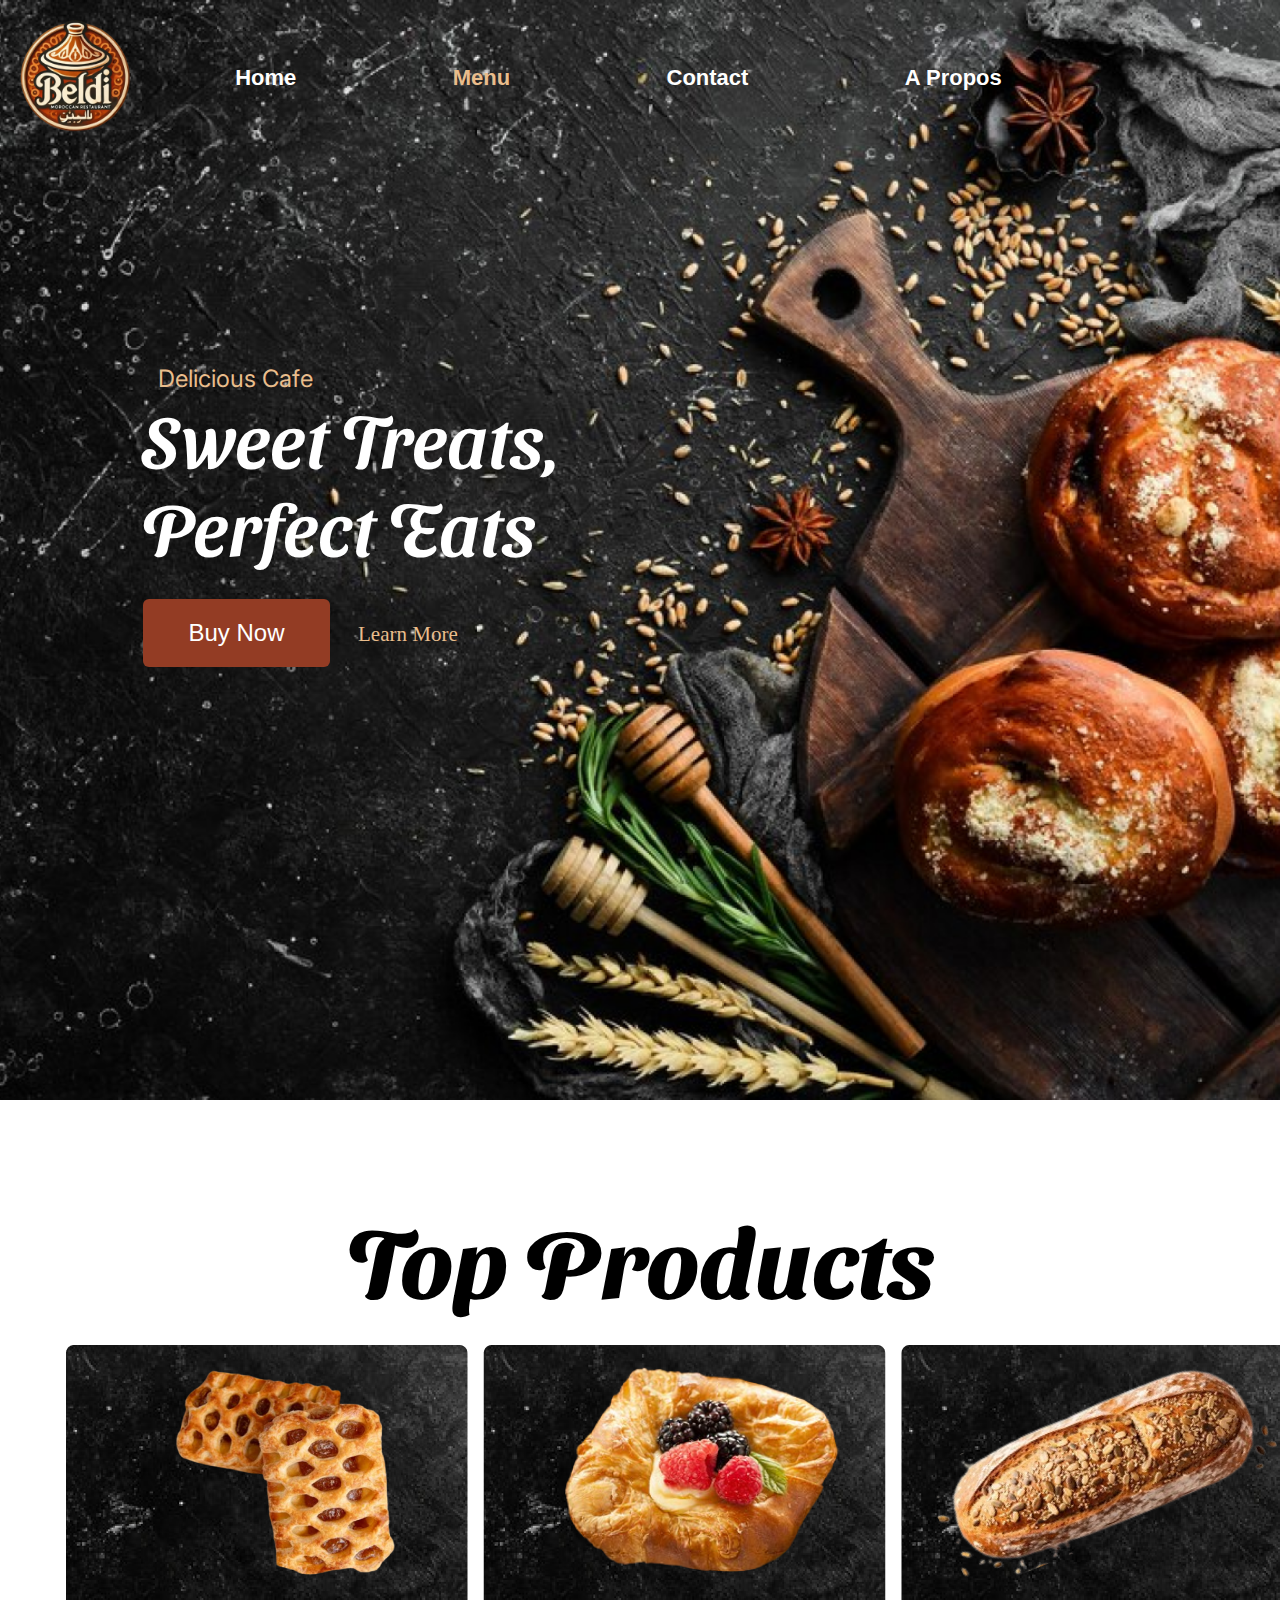
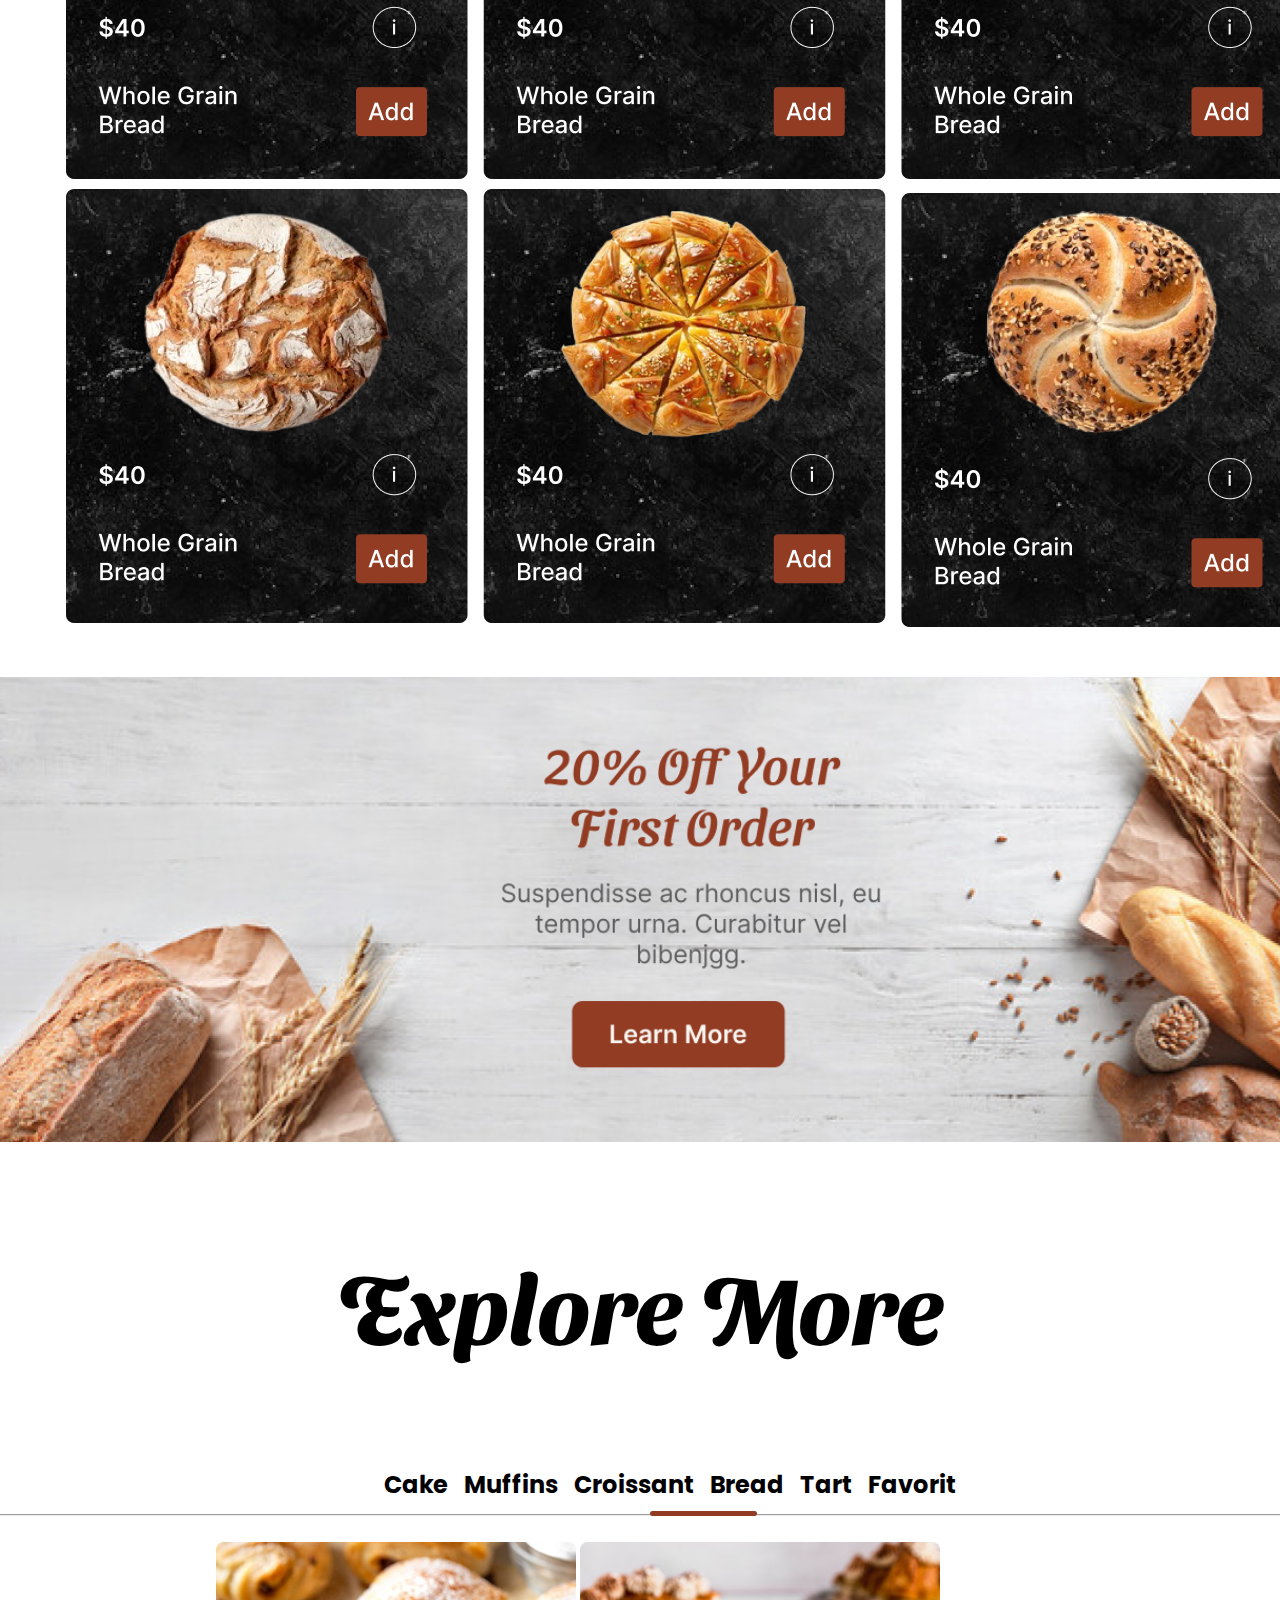
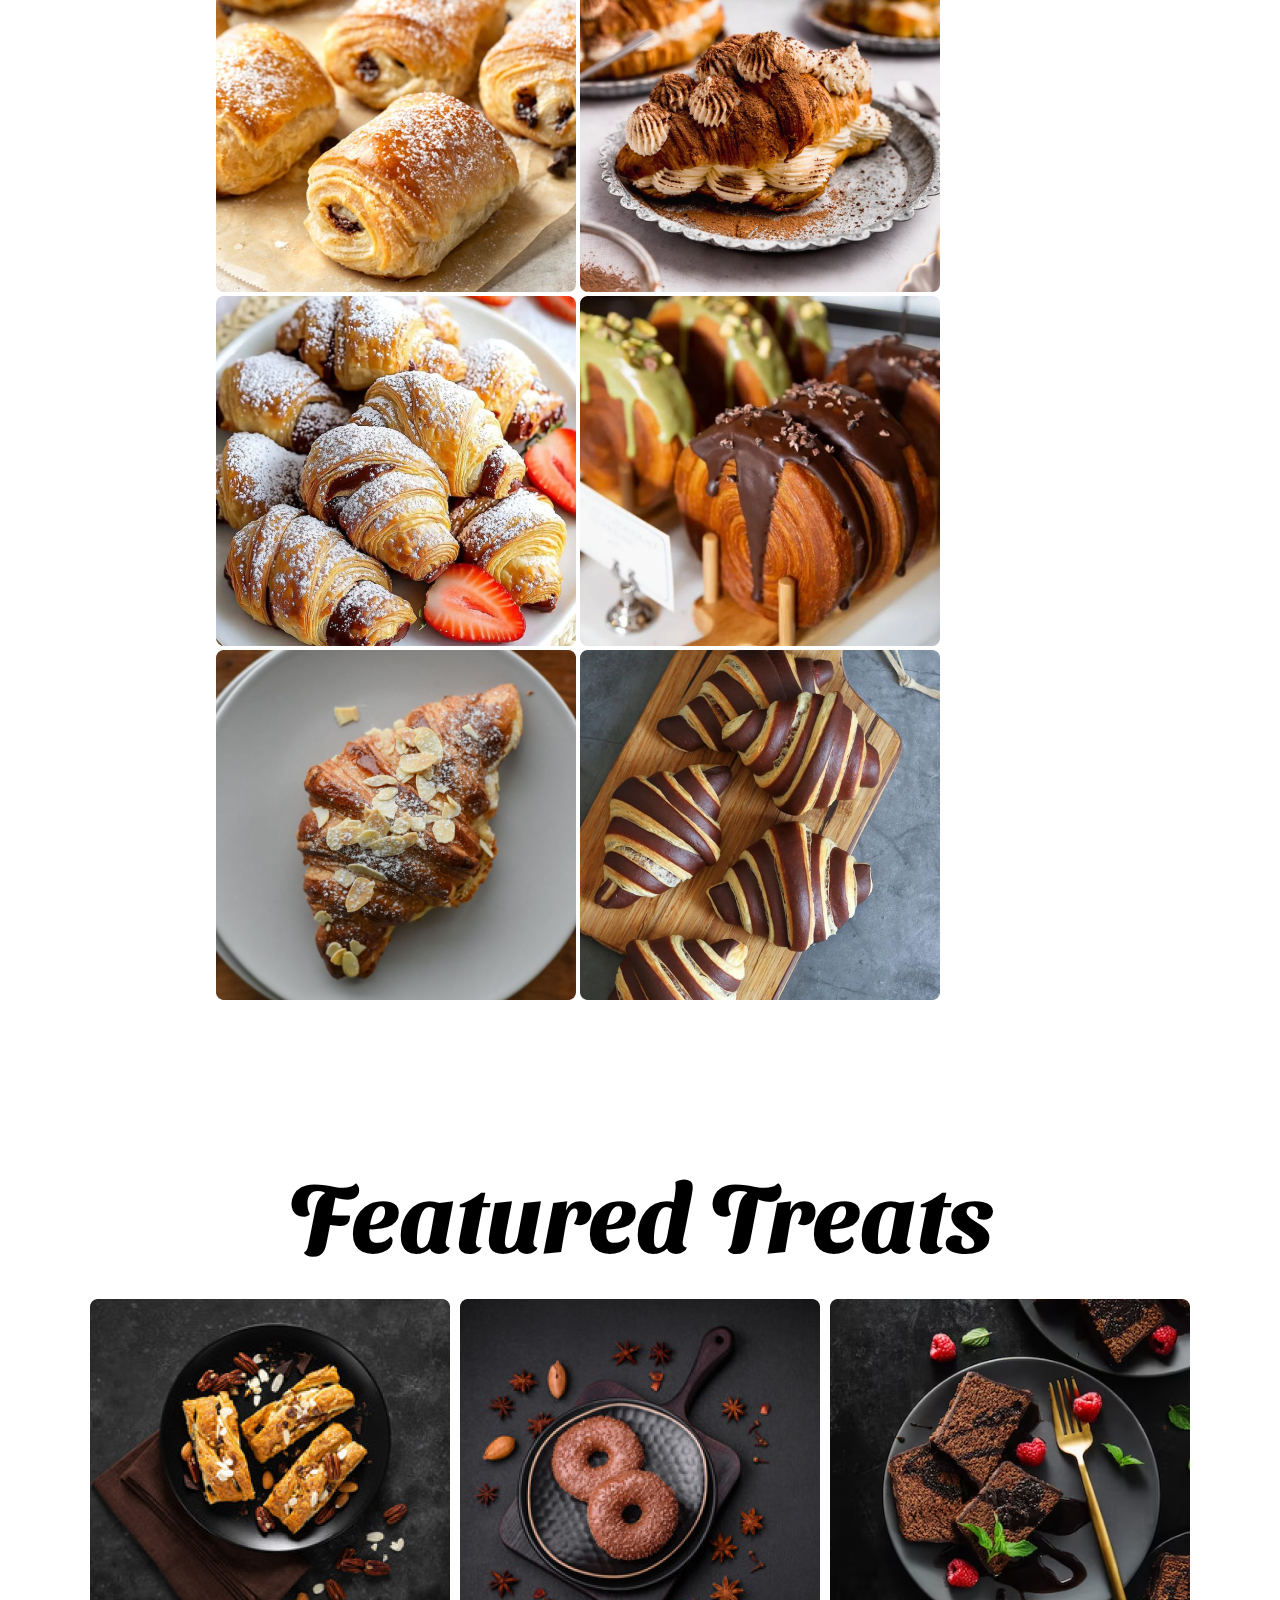
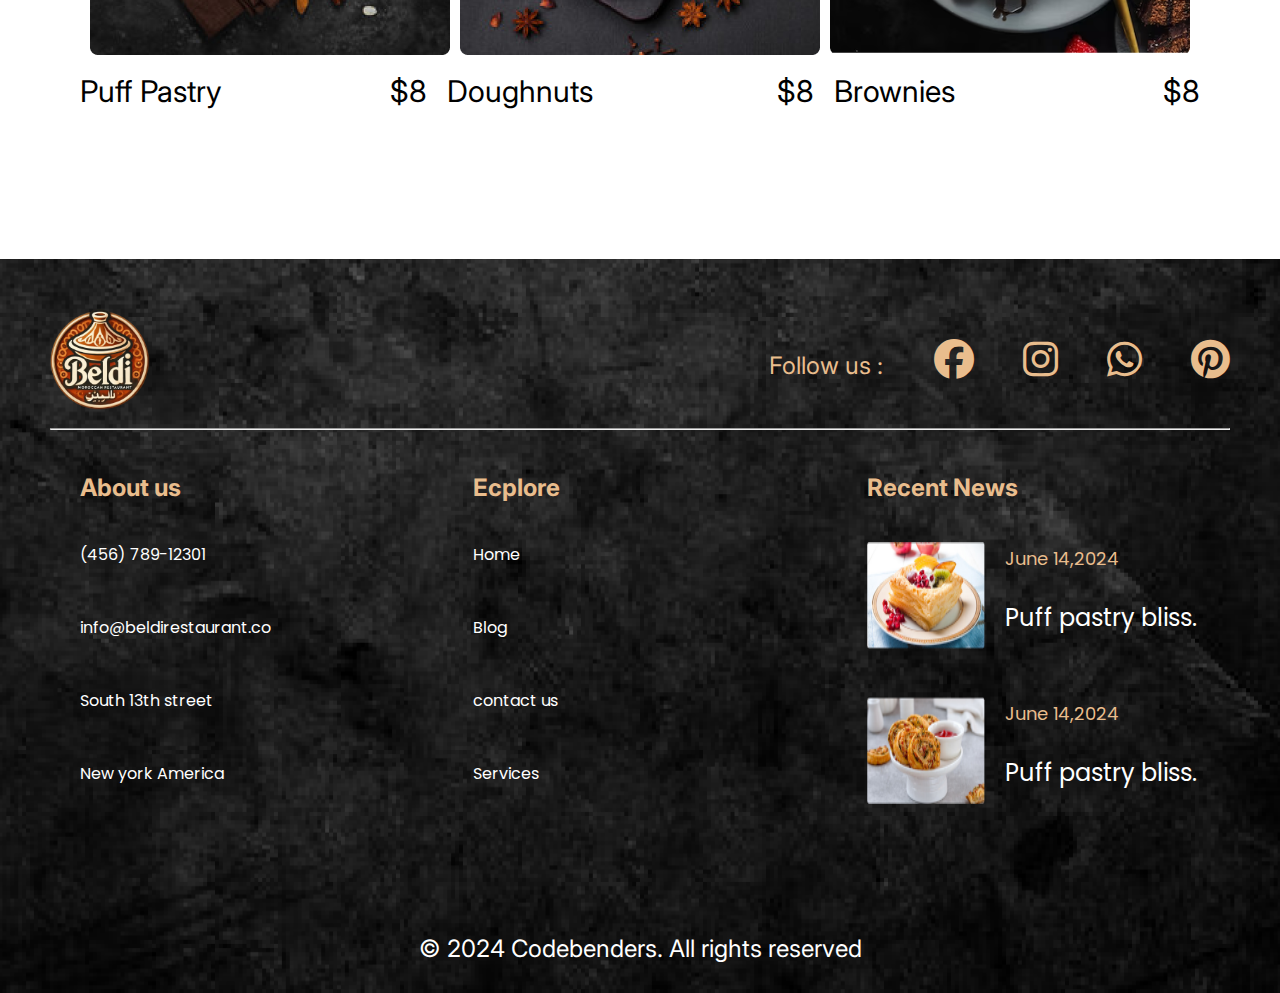
<file: Croissant.html>
<!DOCTYPE html>
<html lang="en">
<head>
    <meta charset="UTF-8">
    <meta name="viewport" content="width=device-width, initial-scale=1.0">
    <title>Beldi</title>
    <!-- Css File Link -->
    <link rel="stylesheet" href="css/croissant.css">
    <link rel="stylesheet" href="https://cdnjs.cloudflare.com/ajax/libs/font-awesome/6.4.0/css/all.min.css">
    <!-- Google Font -->
    <link rel="preconnect" href="https://fonts.googleapis.com">
    <link rel="preconnect" href="https://fonts.gstatic.com" crossorigin>
    <link href="https://fonts.googleapis.com/css2?family=Sansita+Swashed:wght@300..900&display=swap" rel="stylesheet">
    <link href="https://fonts.googleapis.com/css2?family=Inter:ital,opsz,wght@0,14..32,100..900;1,14..32,100..900&display=swap" rel="stylesheet">
    <link href="https://fonts.googleapis.com/css2?family=Poppins:ital,wght@0,100;0,200;0,300;0,400;0,500;0,600;0,700;0,800;0,900;1,100;1,200;1,300;1,400;1,500;1,600;1,700;1,800;1,900&display=swap" rel="stylesheet">
</head>
<body>
    <div class="home">
        <header>
            <div class="container">
                <div>
                    <img src="img/logo.png" class="logo" alt="Logo">
                </div>
                <nav>
                    <ul>
                        <li><a href="index.html">Home</a></li>
                        <li><a href="Menu.html" class="active">Menu</a></li>
                        <li><a href="contact.html">Contact</a></li>
                        <li><a href="apropos.html">A Propos</a></li>
                    </ul>
                </nav>
            </div>
        </header>
        <section>
            <span>Delicious Cafe</span>
            <h2>Sweet Treats, Perfect Eats</h2>
            <button>Buy Now</button>
            <a href="#">Learn More</a>
        </section>
    </div>
    <div class="menu">
        <div class="title-2">
            <h2>Top Products</h2>
        </div>
        <div class="top-product">
            <div class="top-product-1">
                <img src="img/back.png" alt="">
                <img src="img/back1.png" alt="">
                <img src="img/back2.png" alt="">
            </div>
            <div class="top-product-2">
                <img src="img/back3.png" alt="">
                <img src="img/back4.png" alt="">
                <img src="img/back5.png" alt="">
            </div>
        </div>
        <div class="promo">
             <img src="img/promo.png" alt="" style="width: 758%;">
        </div>
        <div class="title-2">
            <h2>Explore More</h2>
        </div>
        <div class="second-menu">
            <nav class="sous-nav">
                <ul>
                    <li><a href="Menu.html" class="active-2">Cake</a></li>
                    <li><a href="Muffins.html">Muffins</a></li>
                    <li><a href="Croissant.html">Croissant</a></li>
                    <li><a href="Bread.html">Bread</a></li>
                    <li><a href="Tart.html">Tart</a></li>
                    <li><a href="Favorit.html">Favorit</a></li>
                </ul>
                <hr id="pre"><div class="active-2"><hr></div>
            </nav>
            <div class="all-photos">
            <div class="Product-info">
                <img src="img/cr1.png" alt="">
                <img src="img/cr2.png" alt="">
                <img src="img/cr3.png" alt="">
                <img src="img/cr4.png" alt="">
                <img src="img/c5.png" alt="">
                <img src="img/c6.png" alt="">
            </div>
            </div>
        </div>
        <div class="title-2">
            <h2>Featured Treats</h2>
        </div>
        <div class="last-menu">
            <div class="last-menu-ph">
                <img src="img/last1.png" alt="">
                <img src="img/last2.png" alt="">
                <img src="img/last3.png" alt="">
            </div>
        </div>
        <div class="last-menu-2">
            <div class="last-menu-tx">
                <pre>Puff Pastry                     $8</pre>
                <pre>Doughnuts                       $8</pre>
                <pre>Brownies                          $8</pre>
            </div>
        </div>
    </div>
    
    <footer>
        <div class="logo-and-social">
            <img src="img/logo.png" alt="">
            <div class="social-icons">
                <p>Follow us : </p>
                <i class="fab fa-facebook"></i>
                <i class="fab fa-instagram"></i>
                <i class="fab fa-whatsapp"></i>
                <i class="fab fa-pinterest"></i>
            </div>
        </div>
        <hr>
        <div class="links">
            <div class="about-us">
                <div class="about-us-title">
                    <h2>About us </h2>
                </div>
                <span>(456) 789-12301</span>
                <span>info@beldirestaurant.co</span>
                <span>South 13th street</span>
                <span>New york America</span>
            </div>
            <div class="explore">
                <div class="explore-title">
                    <h2>Ecplore</h2>
                </div>
                <a href="home.html">Home</a>
                <a href="#">Blog</a>
                <a href="contact.html">contact us</a>
                <a href="#">Services</a>
            </div>
            <div class="recent-posts">
                <div class="recent-posts-title">
                    <h2>Recent News</h2>
                </div>
                <div class="recent">
                    <img src="img/Rectangle 157.png" alt="">
                    <span class="date">
                        <span class="date-1">
                            <p>June 14,2024</p>
                        </span>
                    <span class="name-1">
                        <p>Puff pastry bliss.</p>
                    </span>
                </span>
        
                </div>
                <div style="margin-top: 48px;" class="recent">
                    <img src="img/Rectangle 158.png" alt="">
                    <span class="date">
                        <span class="date-1">
                            <p>June 14,2024</p>
                        </span>
                    <span class="name-1">
                        <p>Puff pastry bliss.</p>
                    </span>
                </span>
        
                </div>
            </div>
        </div>
        <p class="copyright">© 2024 Codebenders. All rights reserved</p>
    </footer>
</body>
</html>
</file>
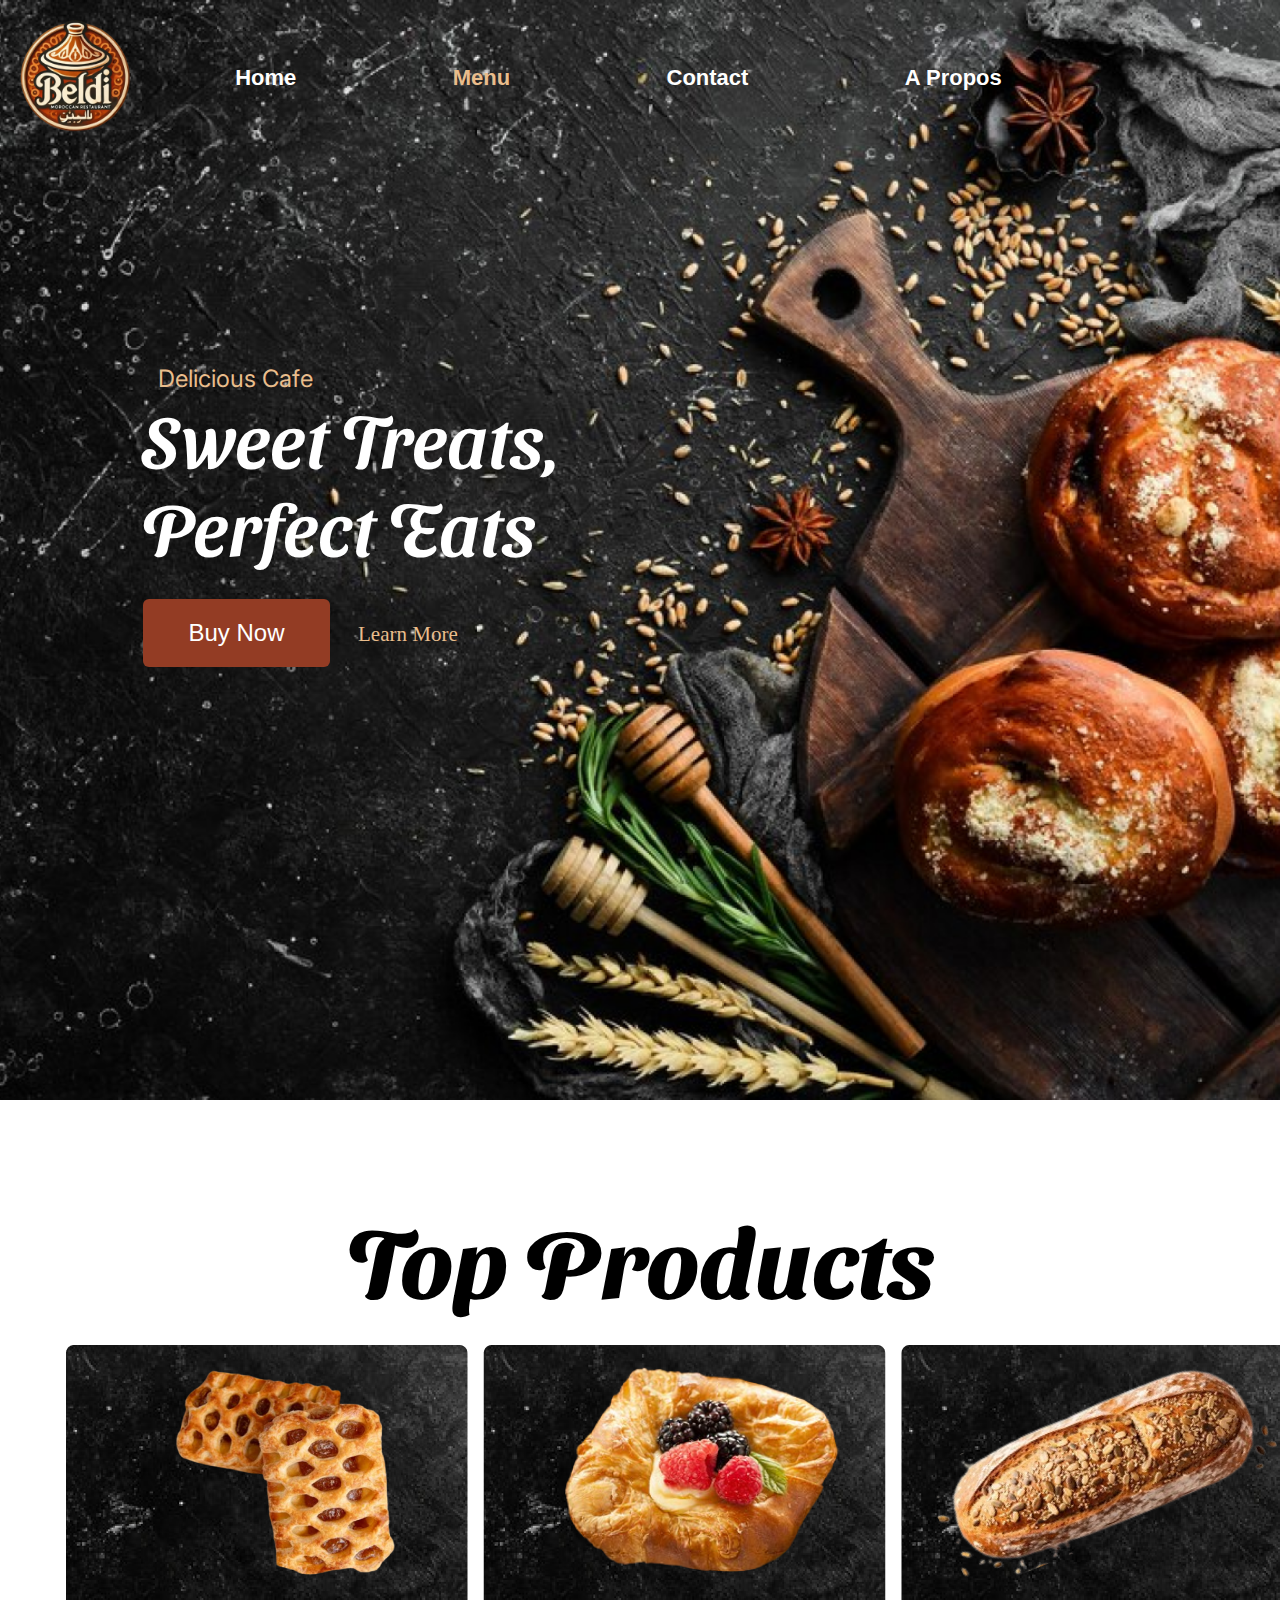
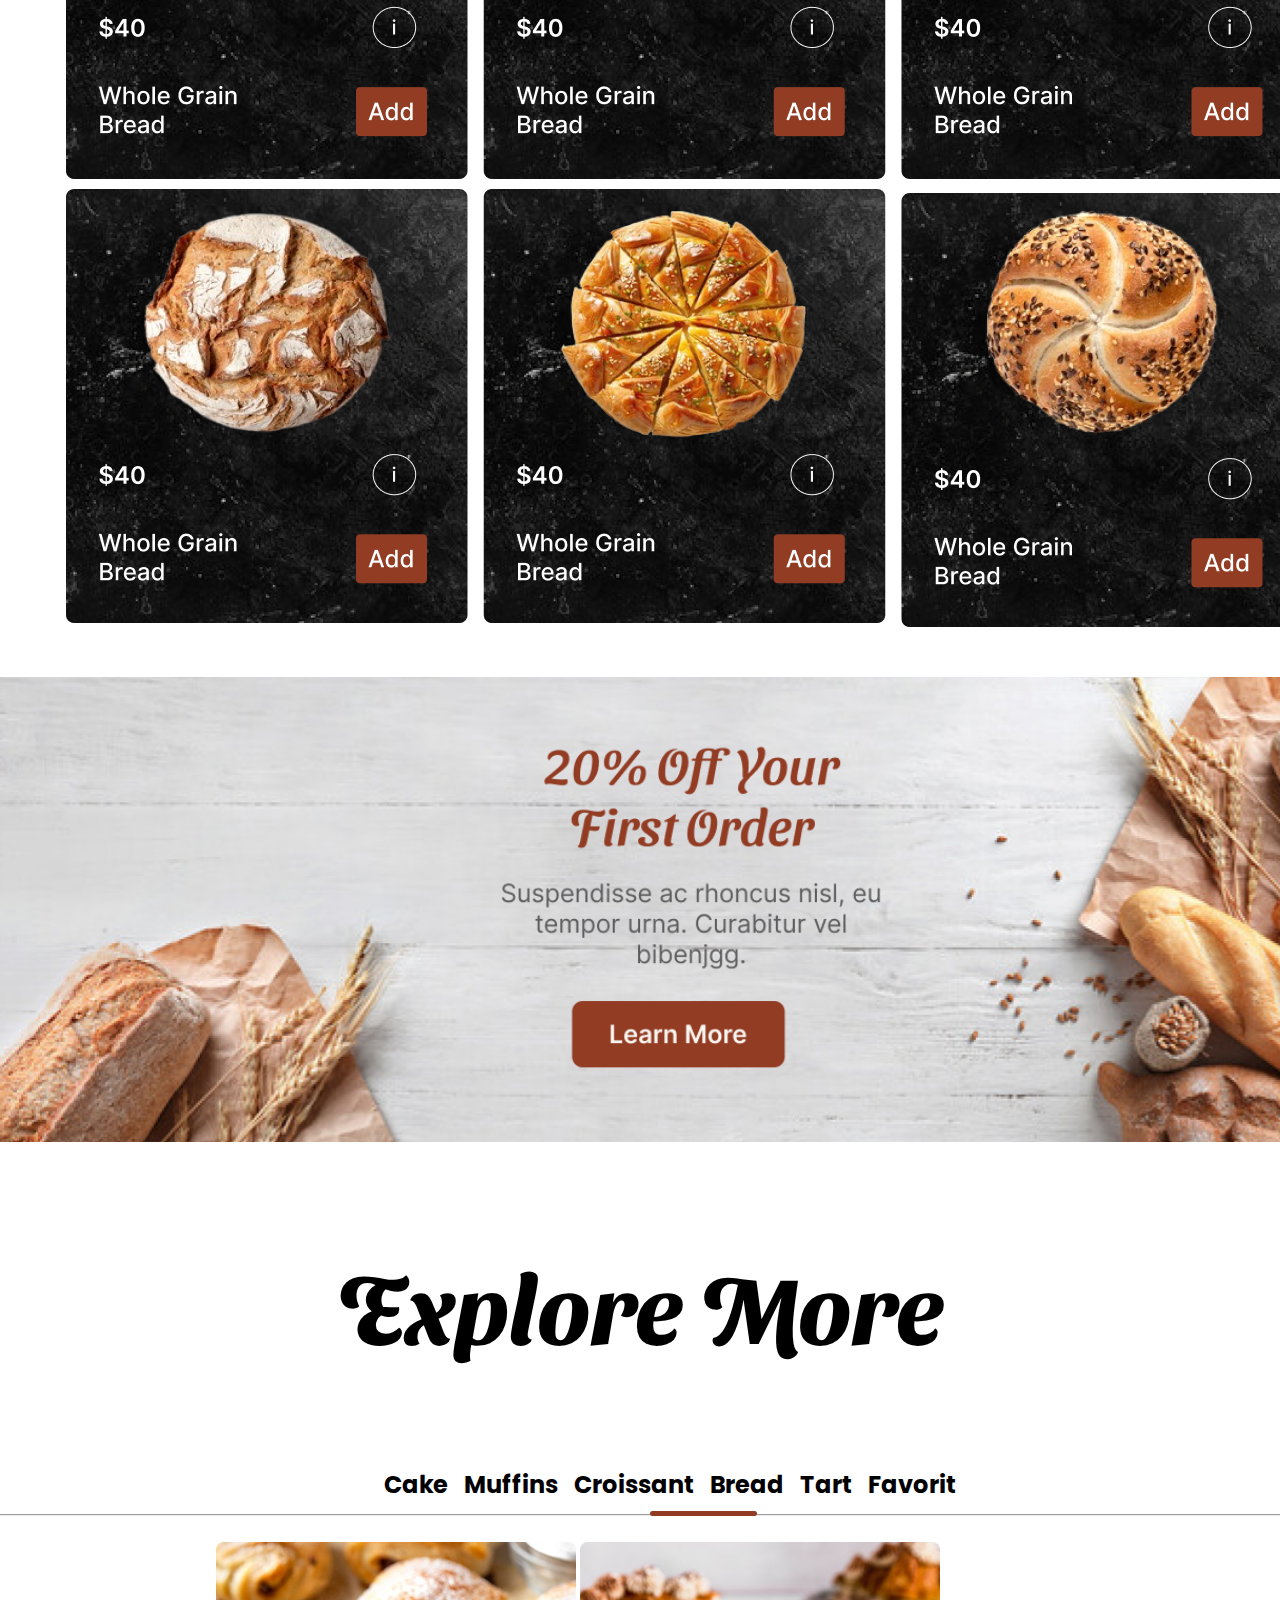
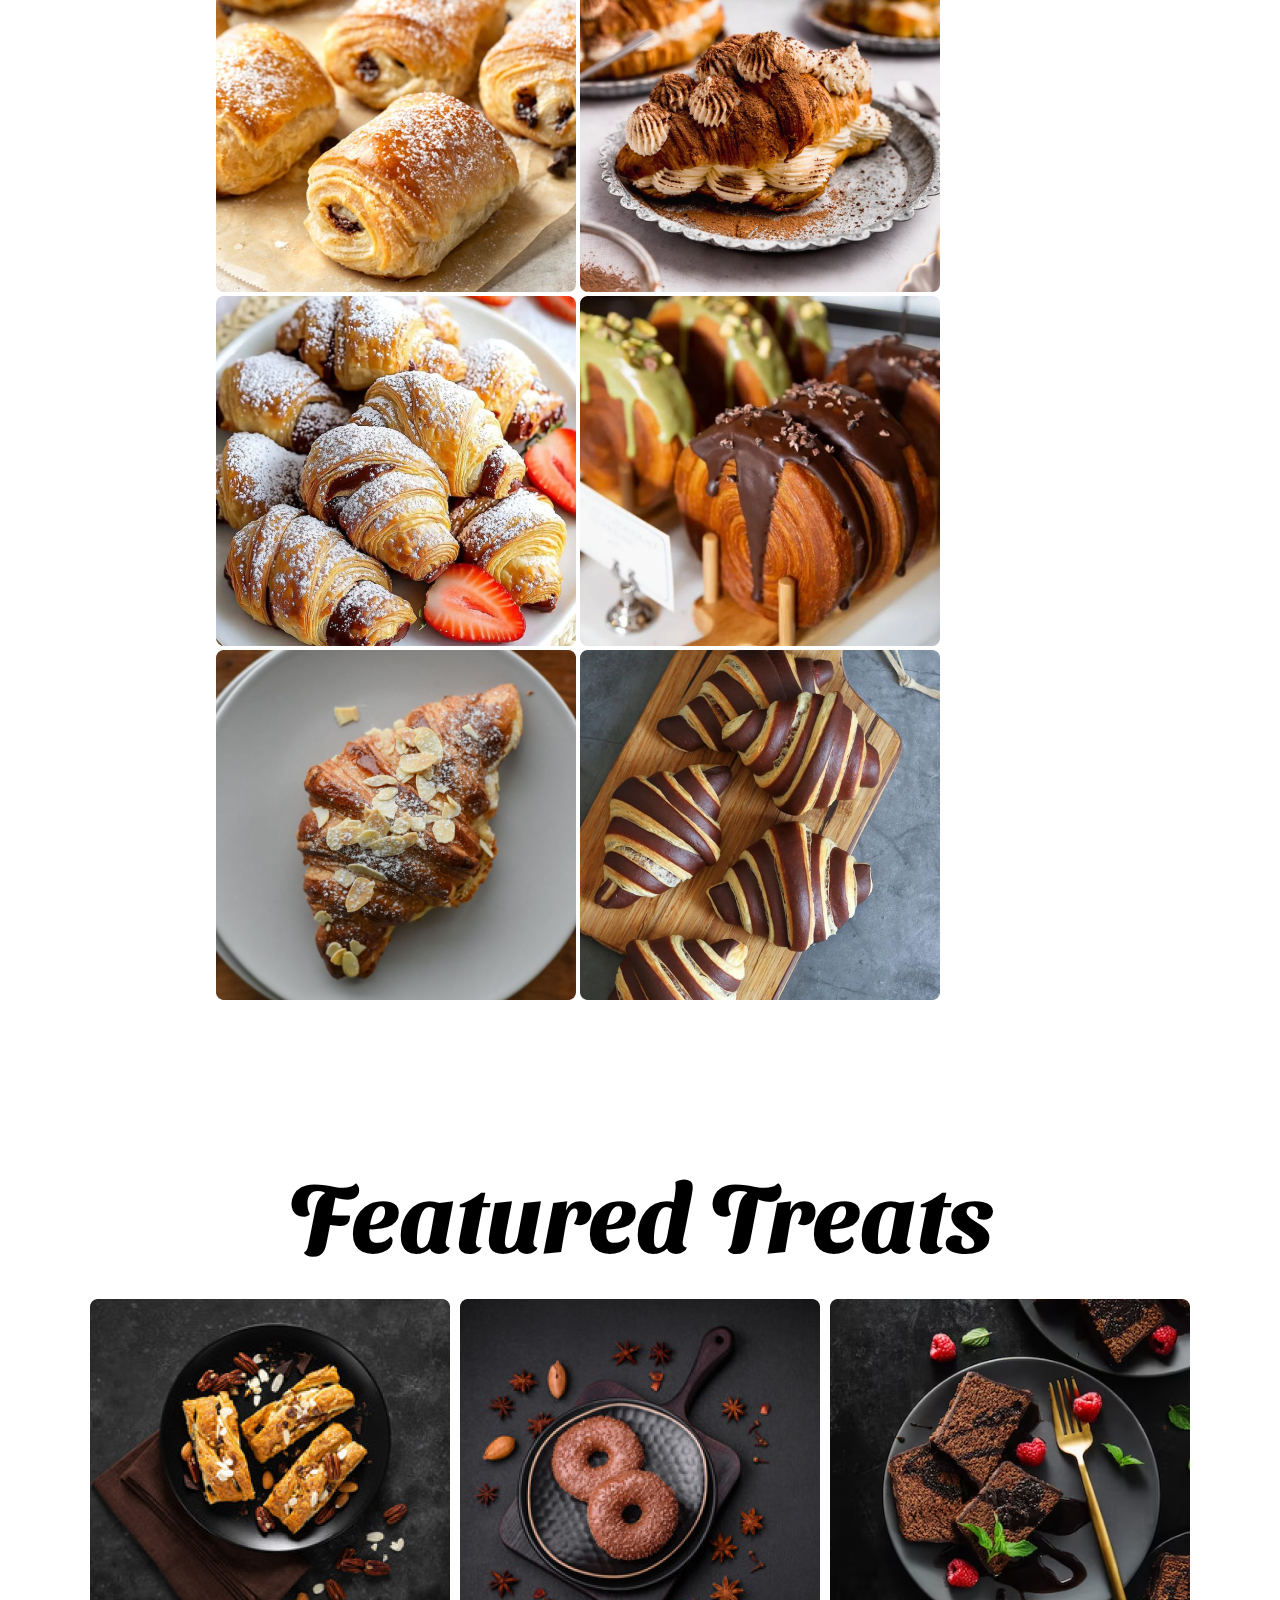
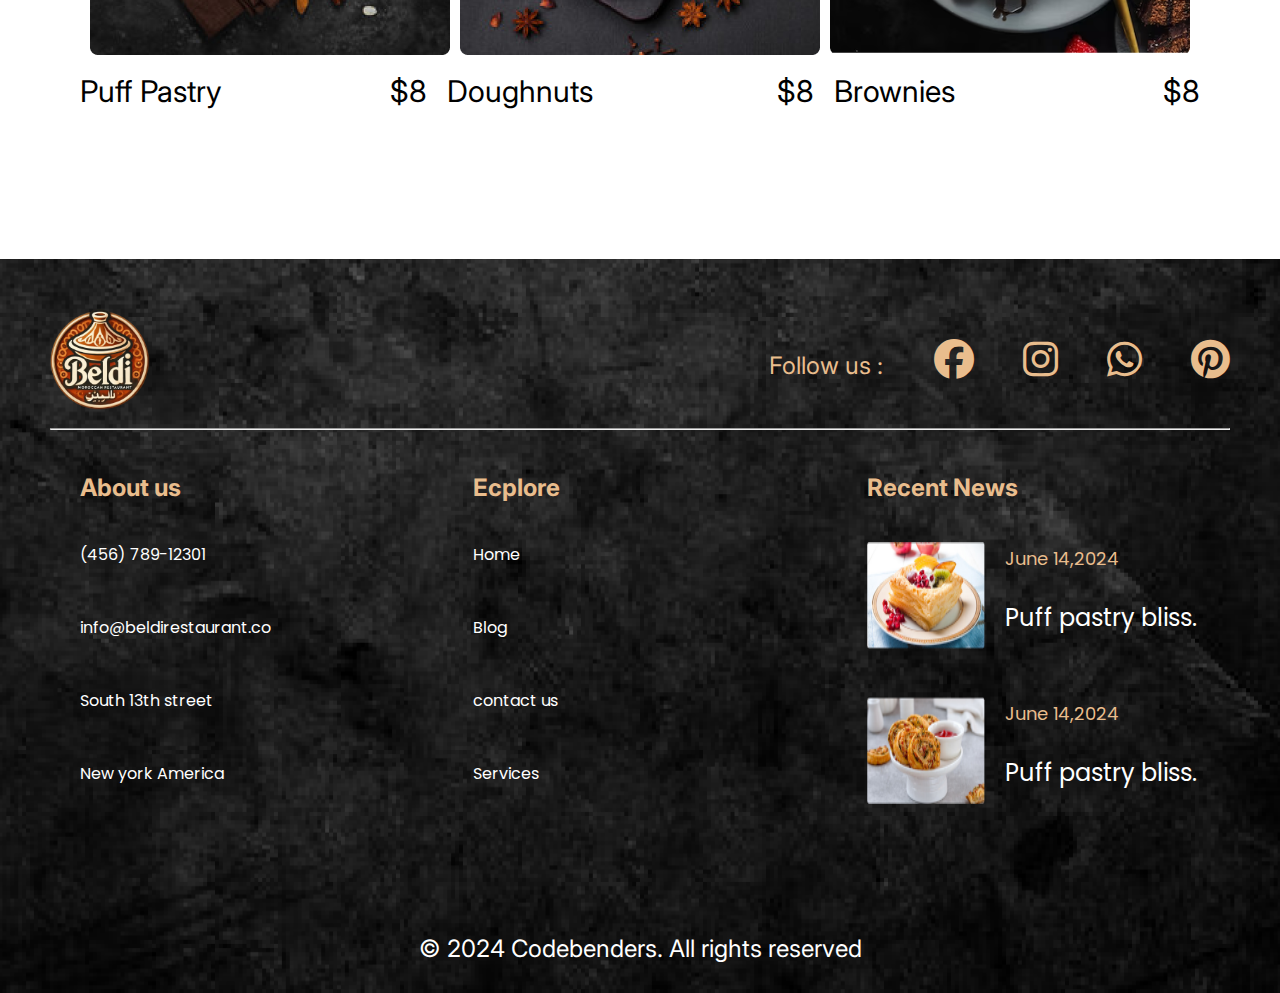
<file: croissant.html>
<!DOCTYPE html>
<html lang="en">
<head>
    <meta charset="UTF-8">
    <meta name="viewport" content="width=device-width, initial-scale=1.0">
    <title>Beldi</title>
    <!-- Css File Link -->
    <link rel="stylesheet" href="css/croissant.css">
    <link rel="stylesheet" href="https://cdnjs.cloudflare.com/ajax/libs/font-awesome/6.4.0/css/all.min.css">
    <!-- Google Font -->
    <link rel="preconnect" href="https://fonts.googleapis.com">
    <link rel="preconnect" href="https://fonts.gstatic.com" crossorigin>
    <link href="https://fonts.googleapis.com/css2?family=Sansita+Swashed:wght@300..900&display=swap" rel="stylesheet">
    <link href="https://fonts.googleapis.com/css2?family=Inter:ital,opsz,wght@0,14..32,100..900;1,14..32,100..900&display=swap" rel="stylesheet">
    <link href="https://fonts.googleapis.com/css2?family=Poppins:ital,wght@0,100;0,200;0,300;0,400;0,500;0,600;0,700;0,800;0,900;1,100;1,200;1,300;1,400;1,500;1,600;1,700;1,800;1,900&display=swap" rel="stylesheet">
</head>
<body>
    <div class="home">
        <header>
            <div class="container">
                <div>
                    <img src="img/logo.png" class="logo" alt="Logo">
                </div>
                <nav>
                    <ul>
                        <li><a href="index.html">Home</a></li>
                        <li><a href="menu.html" class="active">Menu</a></li>
                        <li><a href="contact.html">Contact</a></li>
                        <li><a href="apropos.html">A Propos</a></li>
                    </ul>
                </nav>
            </div>
        </header>
        <section>
            <span>Delicious Cafe</span>
            <h2>Sweet Treats, Perfect Eats</h2>
            <button>Buy Now</button>
            <a href="#">Learn More</a>
        </section>
    </div>
    <div class="menu">
        <div class="title-2">
            <h2>Top Products</h2>
        </div>
        <div class="top-product">
            <div class="top-product-1">
                <img src="img/back.png" alt="">
                <img src="img/back1.png" alt="">
                <img src="img/back2.png" alt="">
            </div>
            <div class="top-product-2">
                <img src="img/back3.png" alt="">
                <img src="img/back4.png" alt="">
                <img src="img/back5.png" alt="">
            </div>
        </div>
        <div class="promo">
             <img src="img/promo.png" alt="" style="width: 758%;">
        </div>
        <div class="title-2">
            <h2>Explore More</h2>
        </div>
        <div class="second-menu">
            <nav class="sous-nav">
                <ul>
                    <li><a href="menu.html" class="active-2">Cake</a></li>
                    <li><a href="muffins.html">Muffins</a></li>
                    <li><a href="croissant.html">Croissant</a></li>
                    <li><a href="bread.html">Bread</a></li>
                    <li><a href="tart.html">Tart</a></li>
                    <li><a href="favorit.html">Favorit</a></li>
                </ul>
                <hr id="pre"><div class="active-2"><hr></div>
            </nav>
            <div class="all-photos">
            <div class="Product-info">
                <img src="img/cr1.png" alt="">
                <img src="img/cr2.png" alt="">
                <img src="img/cr3.png" alt="">
                <img src="img/cr4.png" alt="">
                <img src="img/c5.png" alt="">
                <img src="img/c6.png" alt="">
            </div>
            </div>
        </div>
        <div class="title-2">
            <h2>Featured Treats</h2>
        </div>
        <div class="last-menu">
            <div class="last-menu-ph">
                <img src="img/last1.png" alt="">
                <img src="img/last2.png" alt="">
                <img src="img/last3.png" alt="">
            </div>
        </div>
        <div class="last-menu-2">
            <div class="last-menu-tx">
                <pre>Puff Pastry                     $8</pre>
                <pre>Doughnuts                       $8</pre>
                <pre>Brownies                          $8</pre>
            </div>
        </div>
    </div>
    
    <footer>
        <div class="logo-and-social">
            <img src="img/logo.png" alt="">
            <div class="social-icons">
                <p>Follow us : </p>
                <i class="fab fa-facebook"></i>
                <i class="fab fa-instagram"></i>
                <i class="fab fa-whatsapp"></i>
                <i class="fab fa-pinterest"></i>
            </div>
        </div>
        <hr>
        <div class="links">
            <div class="about-us">
                <div class="about-us-title">
                    <h2>About us </h2>
                </div>
                <span>(456) 789-12301</span>
                <span>info@beldirestaurant.co</span>
                <span>South 13th street</span>
                <span>New york America</span>
            </div>
            <div class="explore">
                <div class="explore-title">
                    <h2>Ecplore</h2>
                </div>
                <a href="home.html">Home</a>
                <a href="#">Blog</a>
                <a href="contact.html">contact us</a>
                <a href="#">Services</a>
            </div>
            <div class="recent-posts">
                <div class="recent-posts-title">
                    <h2>Recent News</h2>
                </div>
                <div class="recent">
                    <img src="img/Rectangle 157.png" alt="">
                    <span class="date">
                        <span class="date-1">
                            <p>June 14,2024</p>
                        </span>
                    <span class="name-1">
                        <p>Puff pastry bliss.</p>
                    </span>
                </span>
        
                </div>
                <div style="margin-top: 48px;" class="recent">
                    <img src="img/Rectangle 158.png" alt="">
                    <span class="date">
                        <span class="date-1">
                            <p>June 14,2024</p>
                        </span>
                    <span class="name-1">
                        <p>Puff pastry bliss.</p>
                    </span>
                </span>
        
                </div>
            </div>
        </div>
        <p class="copyright">© 2024 Codebenders. All rights reserved</p>
    </footer>
</body>
</html>
</file>
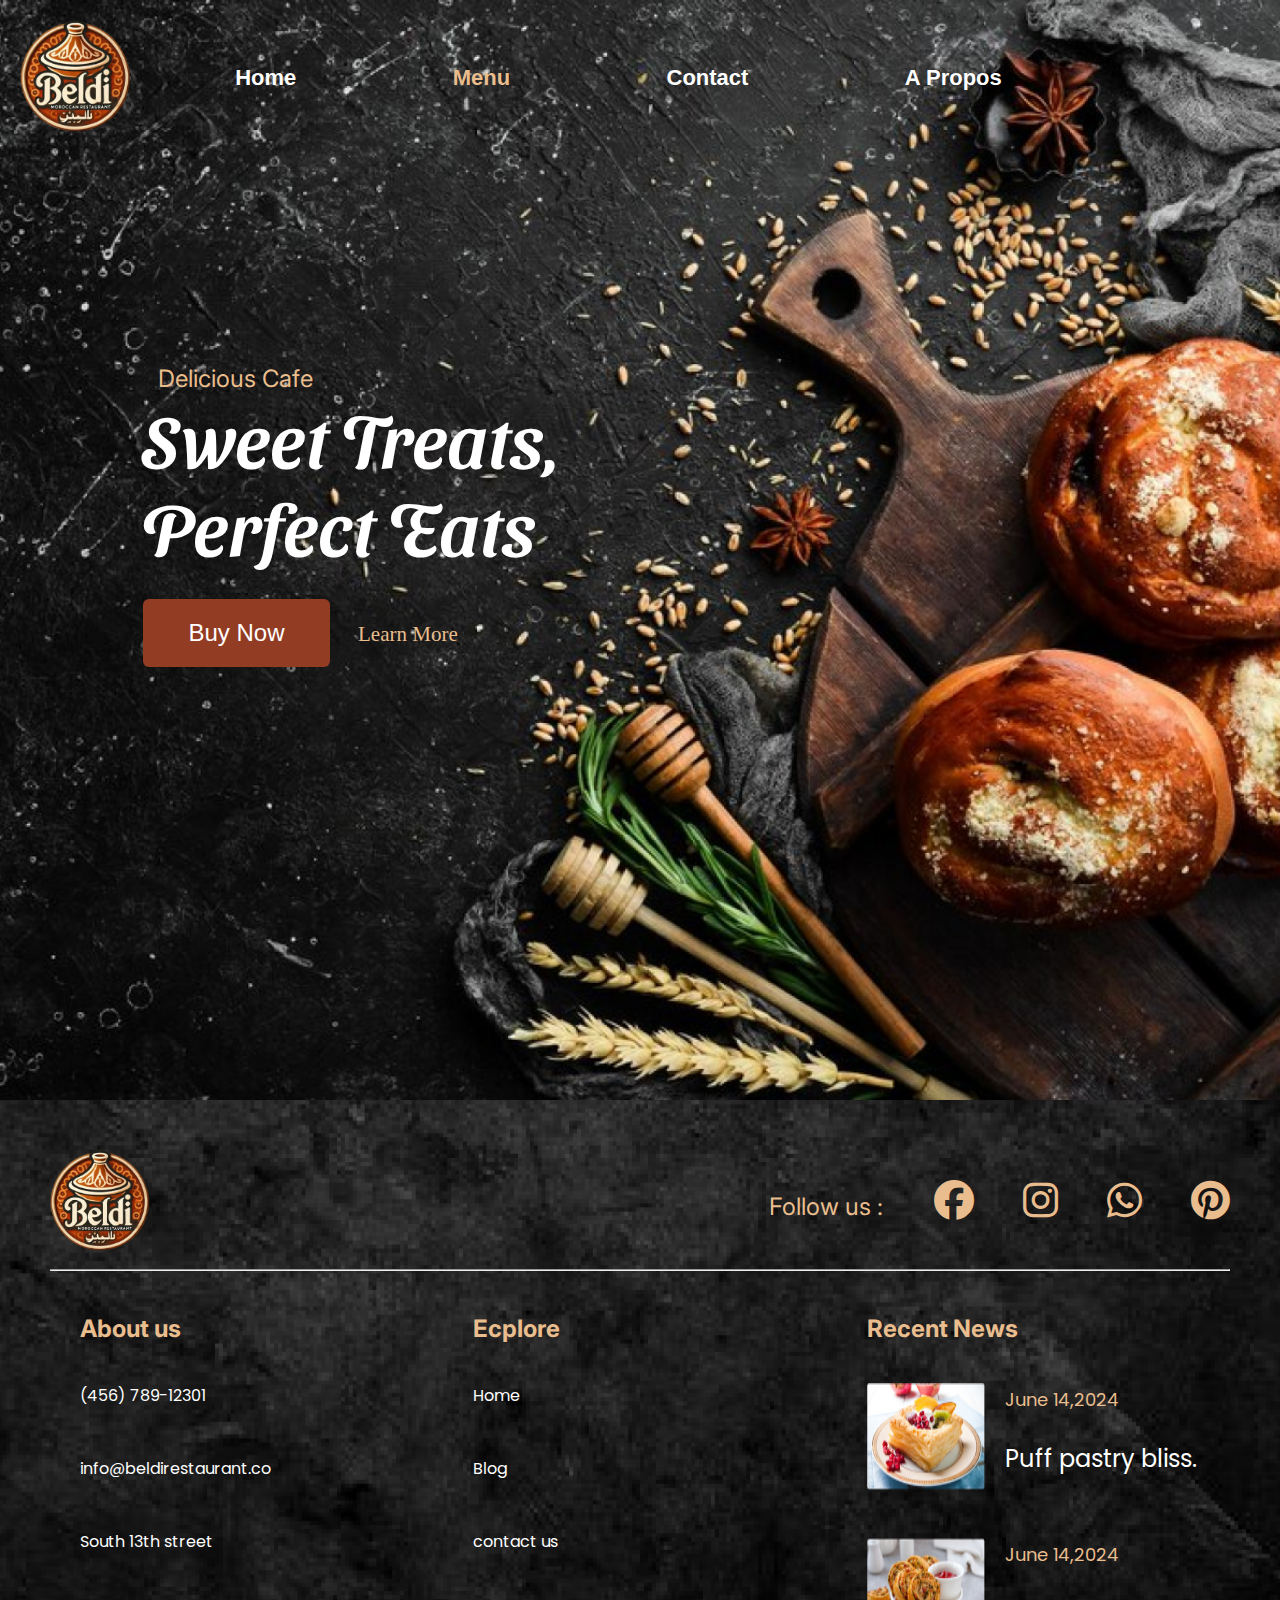
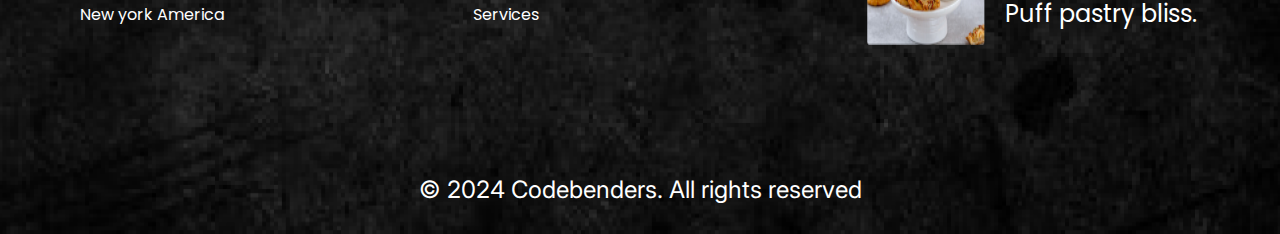
<file: favorit.html>
<!DOCTYPE html>
<html lang="en">
<head>
    <meta charset="UTF-8">
    <meta name="viewport" content="width=device-width, initial-scale=1.0">
    <title>Beldi</title>
    <link rel="stylesheet" href="css/style.css">
    <link rel="stylesheet" href="https://cdnjs.cloudflare.com/ajax/libs/font-awesome/6.4.0/css/all.min.css">
    
    <link rel="preconnect" href="https://fonts.googleapis.com">
    <link rel="preconnect" href="https://fonts.gstatic.com" crossorigin>
    <link href="https://fonts.googleapis.com/css2?family=Sansita+Swashed:wght@300..900&display=swap" rel="stylesheet">
    <link href="https://fonts.googleapis.com/css2?family=Inter:ital,opsz,wght@0,14..32,100..900;1,14..32,100..900&display=swap" rel="stylesheet">
    <link href="https://fonts.googleapis.com/css2?family=Poppins:ital,wght@0,100;0,200;0,300;0,400;0,500;0,600;0,700;0,800;0,900;1,100;1,200;1,300;1,400;1,500;1,600;1,700;1,800;1,900&display=swap" rel="stylesheet">
</head>
<body>
    <div class="home">
        <header>
            <div class="container">
                <div>
                    <img src="img/logo.png" class="logo" alt="Logo">
                </div>
                <nav>
                    <ul>
                        <li><a href="index.html">Home</a></li>
                        <li><a href="menu.html" class="active">Menu</a></li>
                        <li><a href="contact.html">Contact</a></li>
                        <li><a href="apropos.html">A Propos</a></li>
                    </ul>
                </nav>
            </div>
        </header>
        <section>
            <span>Delicious Cafe</span>
            <h2>Sweet Treats, Perfect Eats</h2>
            <button>Buy Now</button>
            <a href="#">Learn More</a>
        </section>
    </div>
    
    <footer>
        <div class="logo-and-social">
            <img src="img/logo.png" alt="">
            <div class="social-icons">
                <p>Follow us : </p>
                <i class="fab fa-facebook"></i>
                <i class="fab fa-instagram"></i>
                <i class="fab fa-whatsapp"></i>
                <i class="fab fa-pinterest"></i>
            </div>
        </div>
        <hr>
        <div class="links">
            <div class="about-us">
                <div class="about-us-title">
                    <h2>About us </h2>
                </div>
                <span>(456) 789-12301</span>
                <span>info@beldirestaurant.co</span>
                <span>South 13th street</span>
                <span>New york America</span>
            </div>
            <div class="explore">
                <div class="explore-title">
                    <h2>Ecplore</h2>
                </div>
                <a href="">Home</a>
                <a href="">Blog</a>
                <a href="">contact us</a>
                <a href="">Services</a>
            </div>
            <div class="recent-posts">
                <div class="recent-posts-title">
                    <h2>Recent News</h2>
                </div>
                <div class="recent">
                    <img src="img/Rectangle 157.png" alt="">
                    <span class="date">
                        <span class="date-1">
                            <p>June 14,2024</p>
                        </span>
                    <span class="name-1">
                        <p>Puff pastry bliss.</p>
                    </span>
                </span>
        
                </div>
                <div style="margin-top: 48px;" class="recent">
                    <img src="img/Rectangle 158.png" alt="">
                    <span class="date">
                        <span class="date-1">
                            <p>June 14,2024</p>
                        </span>
                    <span class="name-1">
                        <p>Puff pastry bliss.</p>
                    </span>
                </span>
        
                </div>
            </div>
        </div>
        <p class="copyright">© 2024 Codebenders. All rights reserved</p>
    </footer>
</body>
</html>
</file>
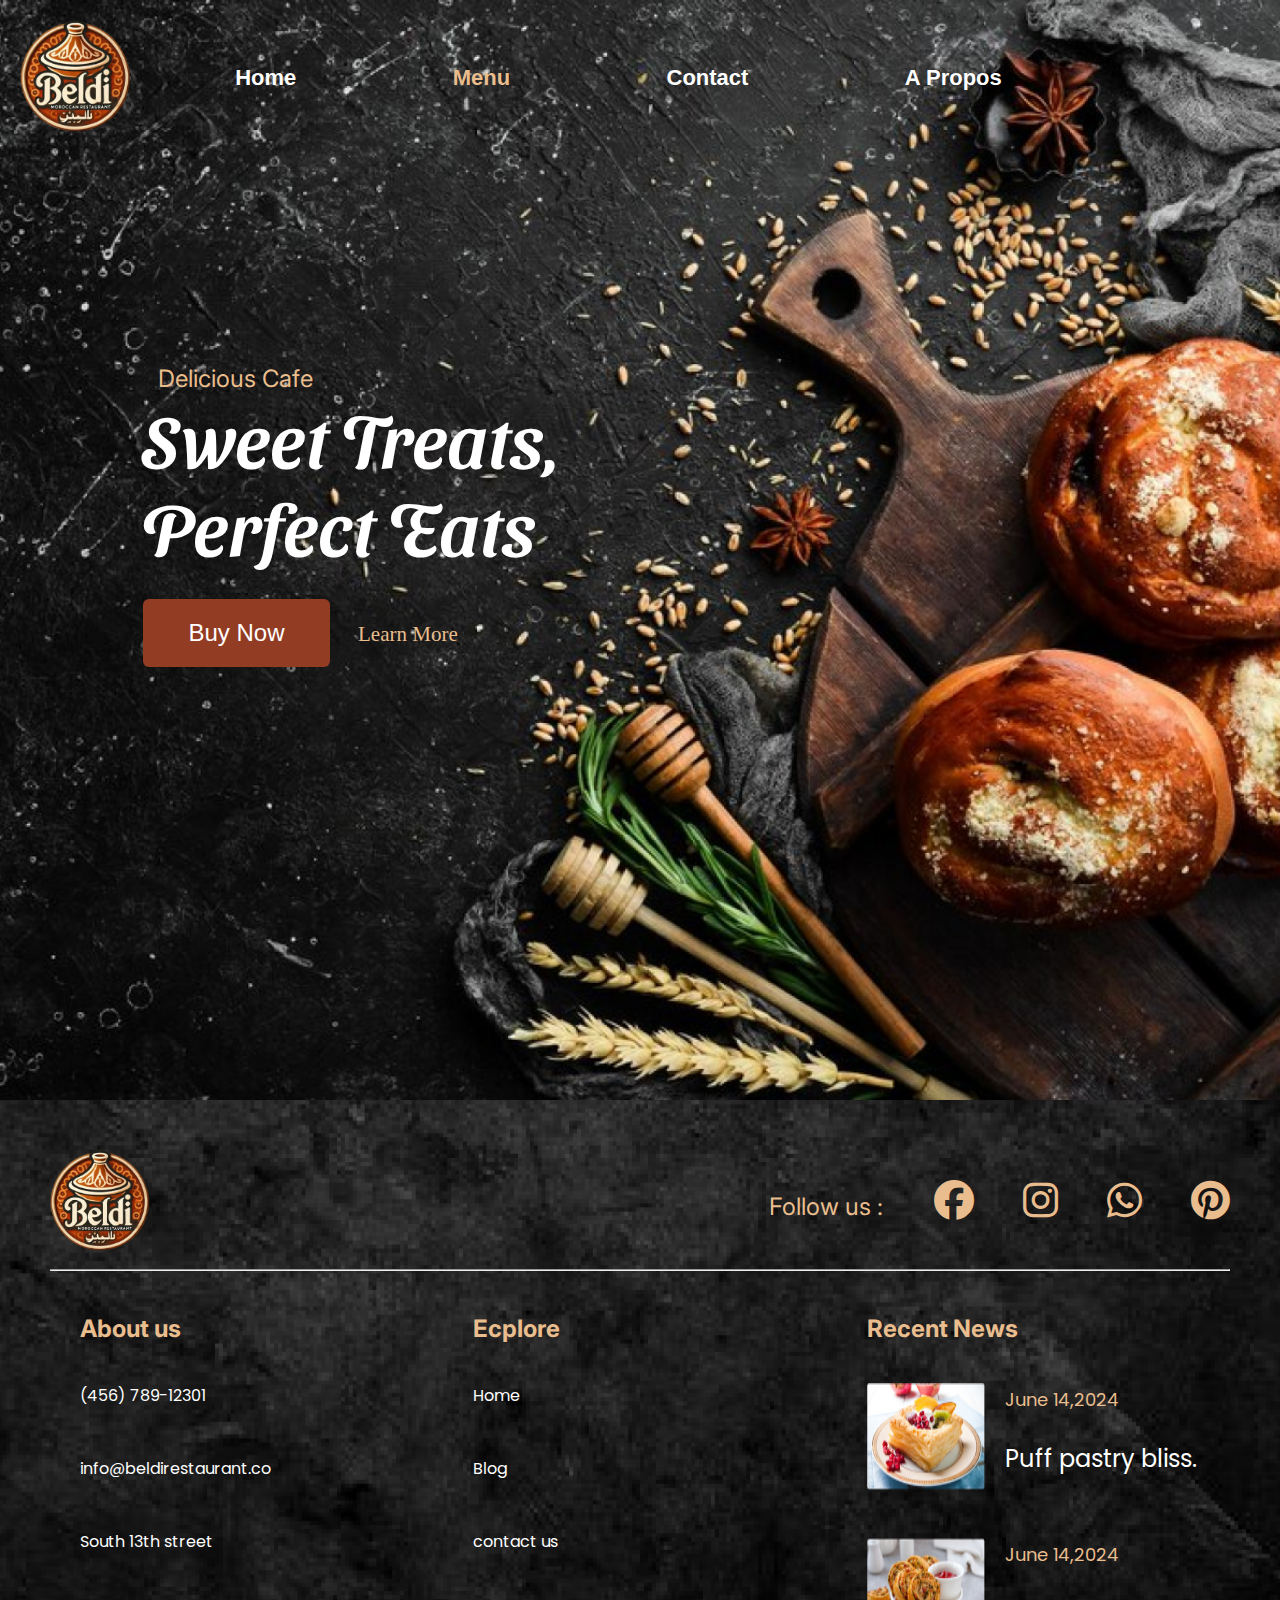
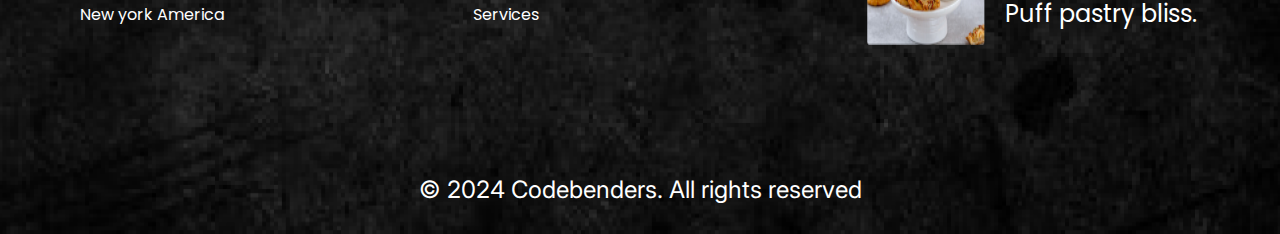
<file: Favorit.html>
<!DOCTYPE html>
<html lang="en">
<head>
    <meta charset="UTF-8">
    <meta name="viewport" content="width=device-width, initial-scale=1.0">
    <title>Beldi</title>
    <!-- Css File Link -->
    <link rel="stylesheet" href="css/style.css">
    <link rel="stylesheet" href="https://cdnjs.cloudflare.com/ajax/libs/font-awesome/6.4.0/css/all.min.css">
    <!-- Google Font -->
    <link rel="preconnect" href="https://fonts.googleapis.com">
    <link rel="preconnect" href="https://fonts.gstatic.com" crossorigin>
    <link href="https://fonts.googleapis.com/css2?family=Sansita+Swashed:wght@300..900&display=swap" rel="stylesheet">
    <link href="https://fonts.googleapis.com/css2?family=Inter:ital,opsz,wght@0,14..32,100..900;1,14..32,100..900&display=swap" rel="stylesheet">
    <link href="https://fonts.googleapis.com/css2?family=Poppins:ital,wght@0,100;0,200;0,300;0,400;0,500;0,600;0,700;0,800;0,900;1,100;1,200;1,300;1,400;1,500;1,600;1,700;1,800;1,900&display=swap" rel="stylesheet">
</head>
<body>
    <div class="home">
        <header>
            <div class="container">
                <div>
                    <img src="img/logo.png" class="logo" alt="Logo">
                </div>
                <nav>
                    <ul>
                        <li><a href="index.html">Home</a></li>
                        <li><a href="Menu.html" class="active">Menu</a></li>
                        <li><a href="contact.html">Contact</a></li>
                        <li><a href="apropos.html">A Propos</a></li>
                    </ul>
                </nav>
            </div>
        </header>
        <section>
            <span>Delicious Cafe</span>
            <h2>Sweet Treats, Perfect Eats</h2>
            <button>Buy Now</button>
            <a href="#">Learn More</a>
        </section>
    </div>
    
    <footer>
        <div class="logo-and-social">
            <img src="img/logo.png" alt="">
            <div class="social-icons">
                <p>Follow us : </p>
                <i class="fab fa-facebook"></i>
                <i class="fab fa-instagram"></i>
                <i class="fab fa-whatsapp"></i>
                <i class="fab fa-pinterest"></i>
            </div>
        </div>
        <hr>
        <div class="links">
            <div class="about-us">
                <div class="about-us-title">
                    <h2>About us </h2>
                </div>
                <span>(456) 789-12301</span>
                <span>info@beldirestaurant.co</span>
                <span>South 13th street</span>
                <span>New york America</span>
            </div>
            <div class="explore">
                <div class="explore-title">
                    <h2>Ecplore</h2>
                </div>
                <a href="">Home</a>
                <a href="">Blog</a>
                <a href="">contact us</a>
                <a href="">Services</a>
            </div>
            <div class="recent-posts">
                <div class="recent-posts-title">
                    <h2>Recent News</h2>
                </div>
                <div class="recent">
                    <img src="img/Rectangle 157.png" alt="">
                    <span class="date">
                        <span class="date-1">
                            <p>June 14,2024</p>
                        </span>
                    <span class="name-1">
                        <p>Puff pastry bliss.</p>
                    </span>
                </span>
        
                </div>
                <div style="margin-top: 48px;" class="recent">
                    <img src="img/Rectangle 158.png" alt="">
                    <span class="date">
                        <span class="date-1">
                            <p>June 14,2024</p>
                        </span>
                    <span class="name-1">
                        <p>Puff pastry bliss.</p>
                    </span>
                </span>
        
                </div>
            </div>
        </div>
        <p class="copyright">© 2024 Codebenders. All rights reserved</p>
    </footer>
</body>
</html>
</file>
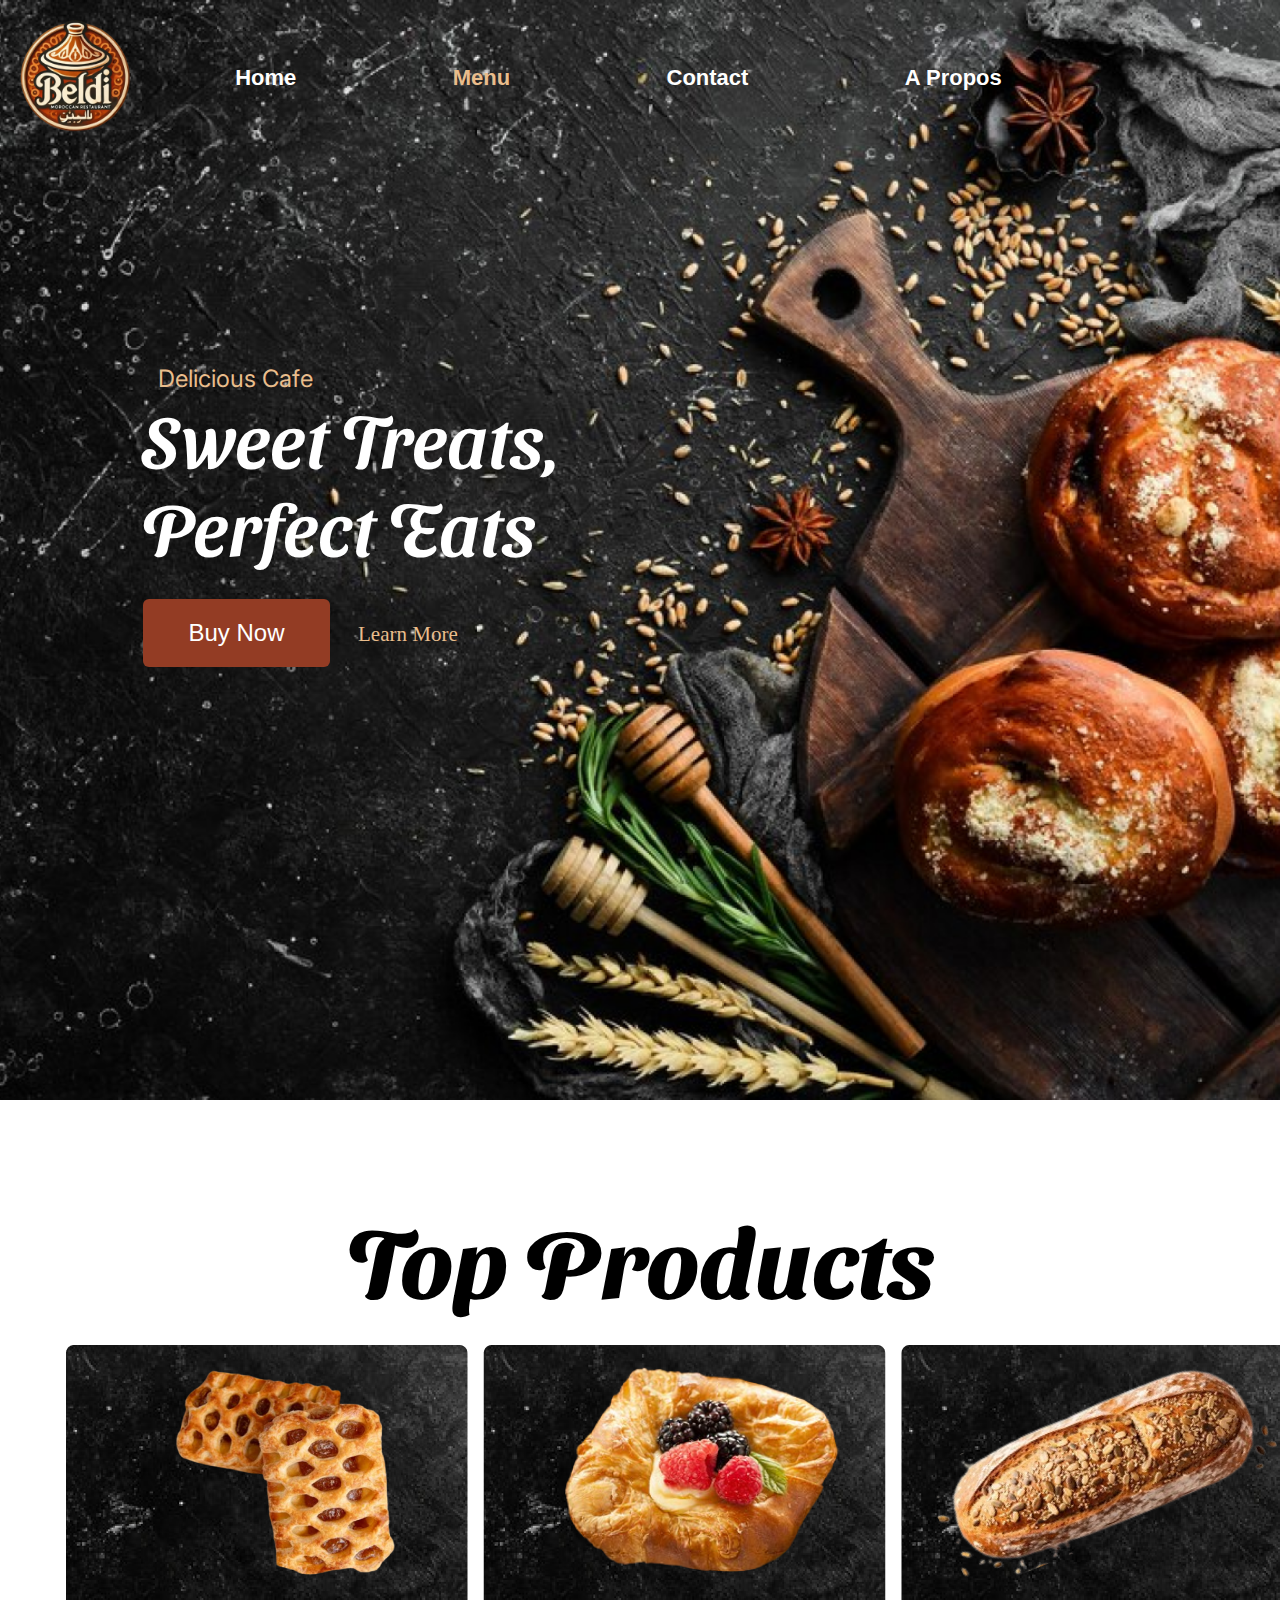
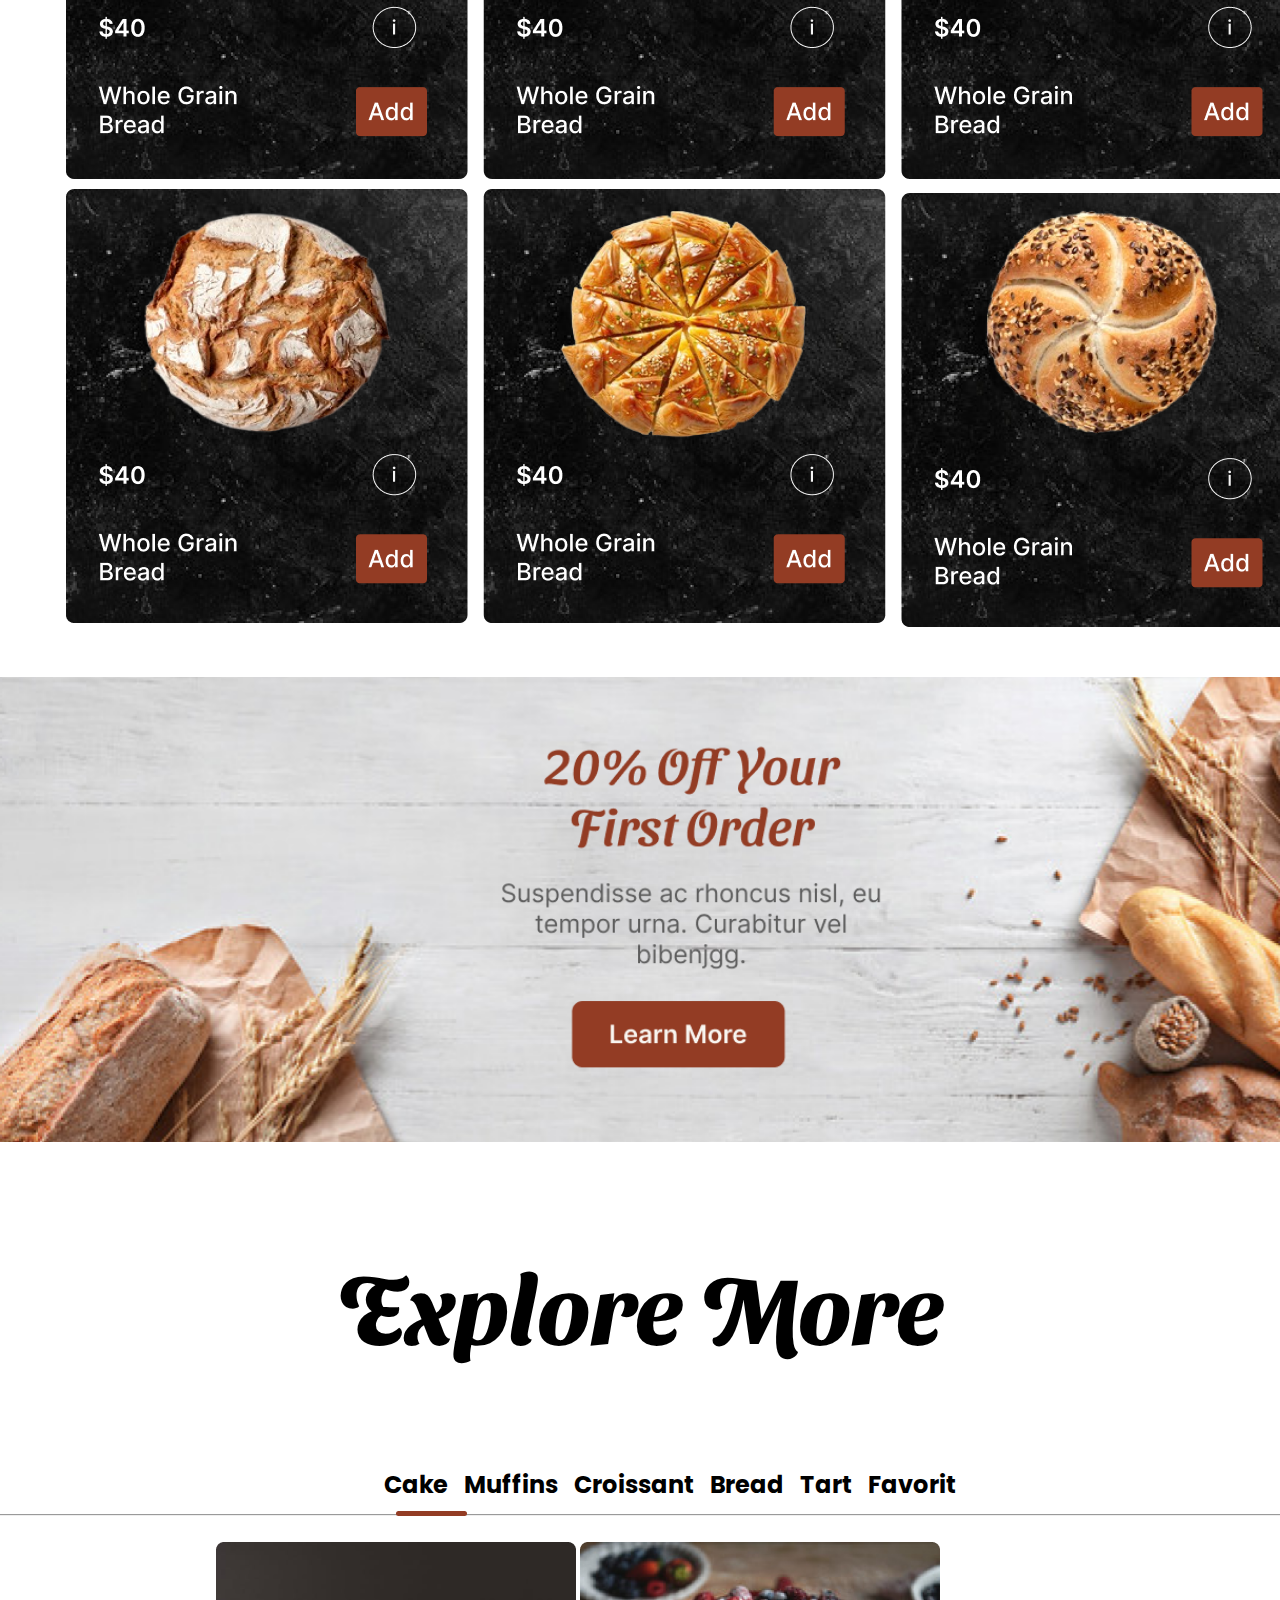
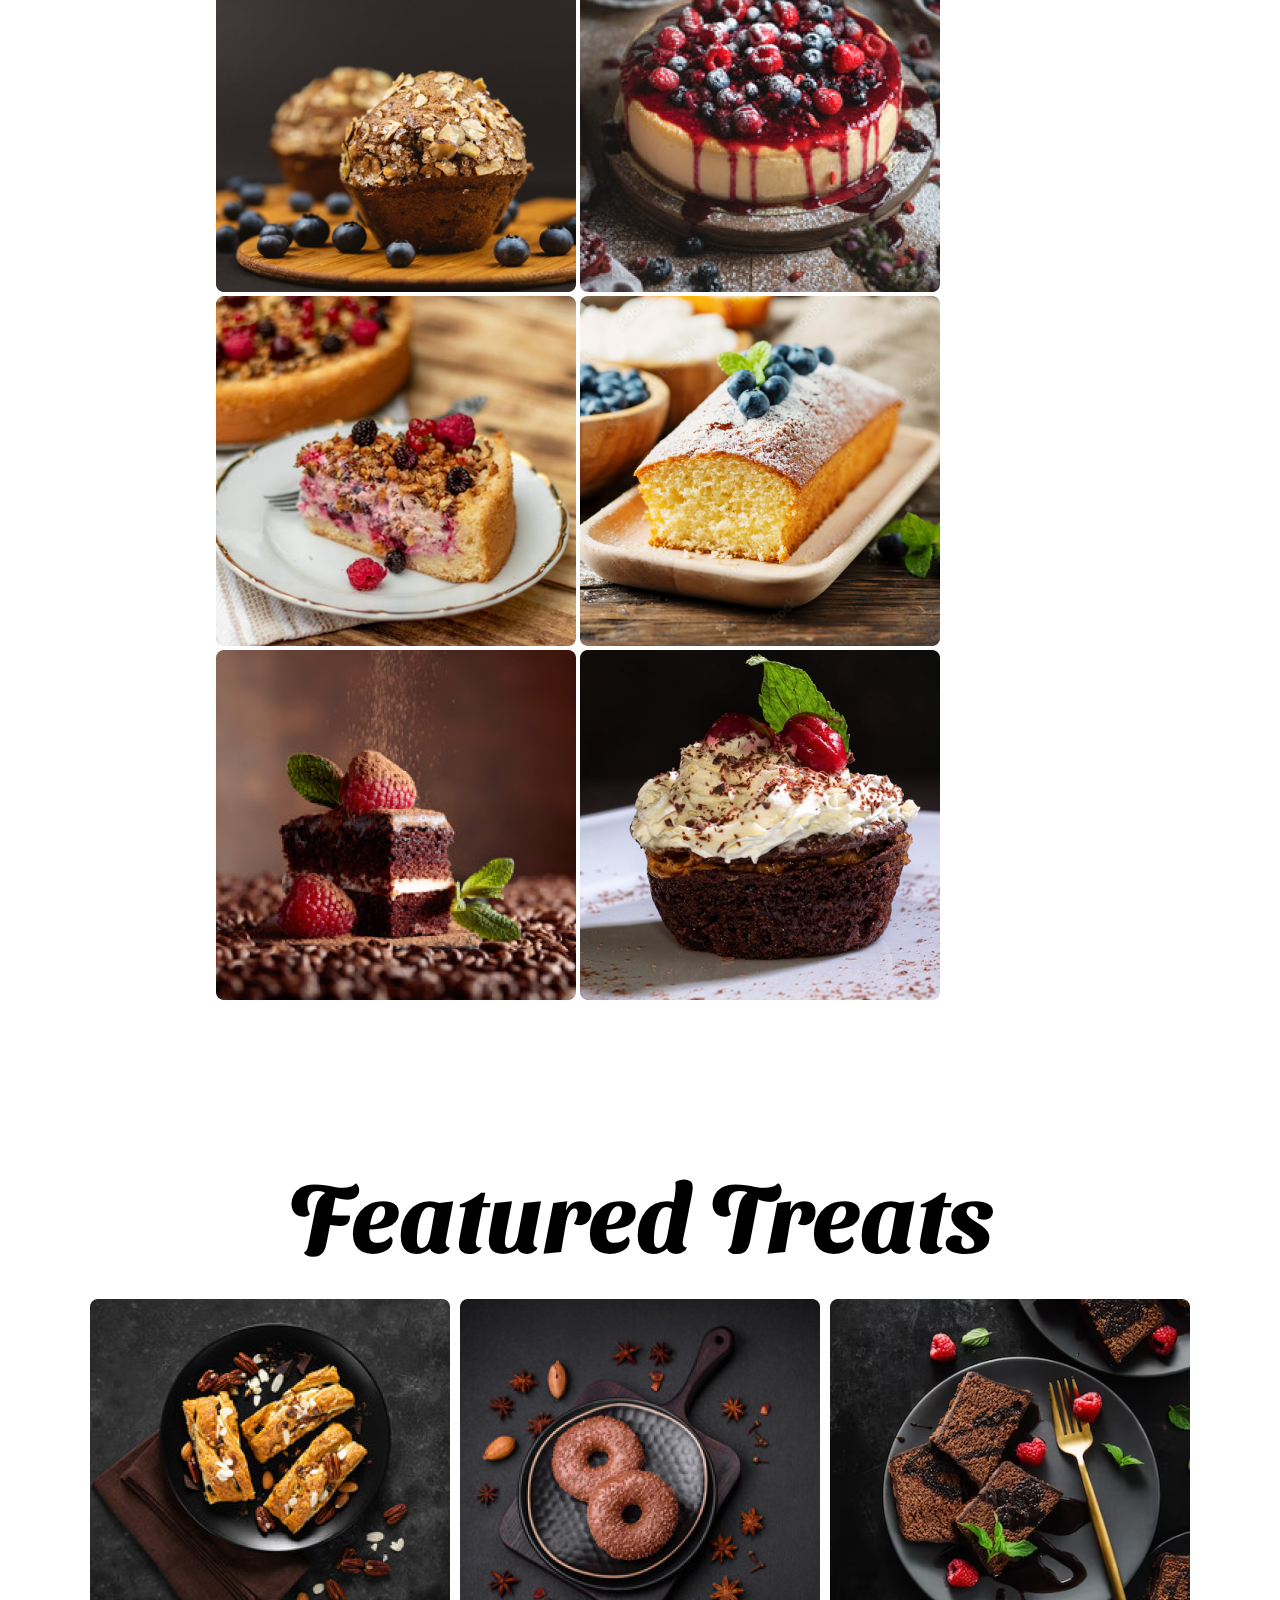
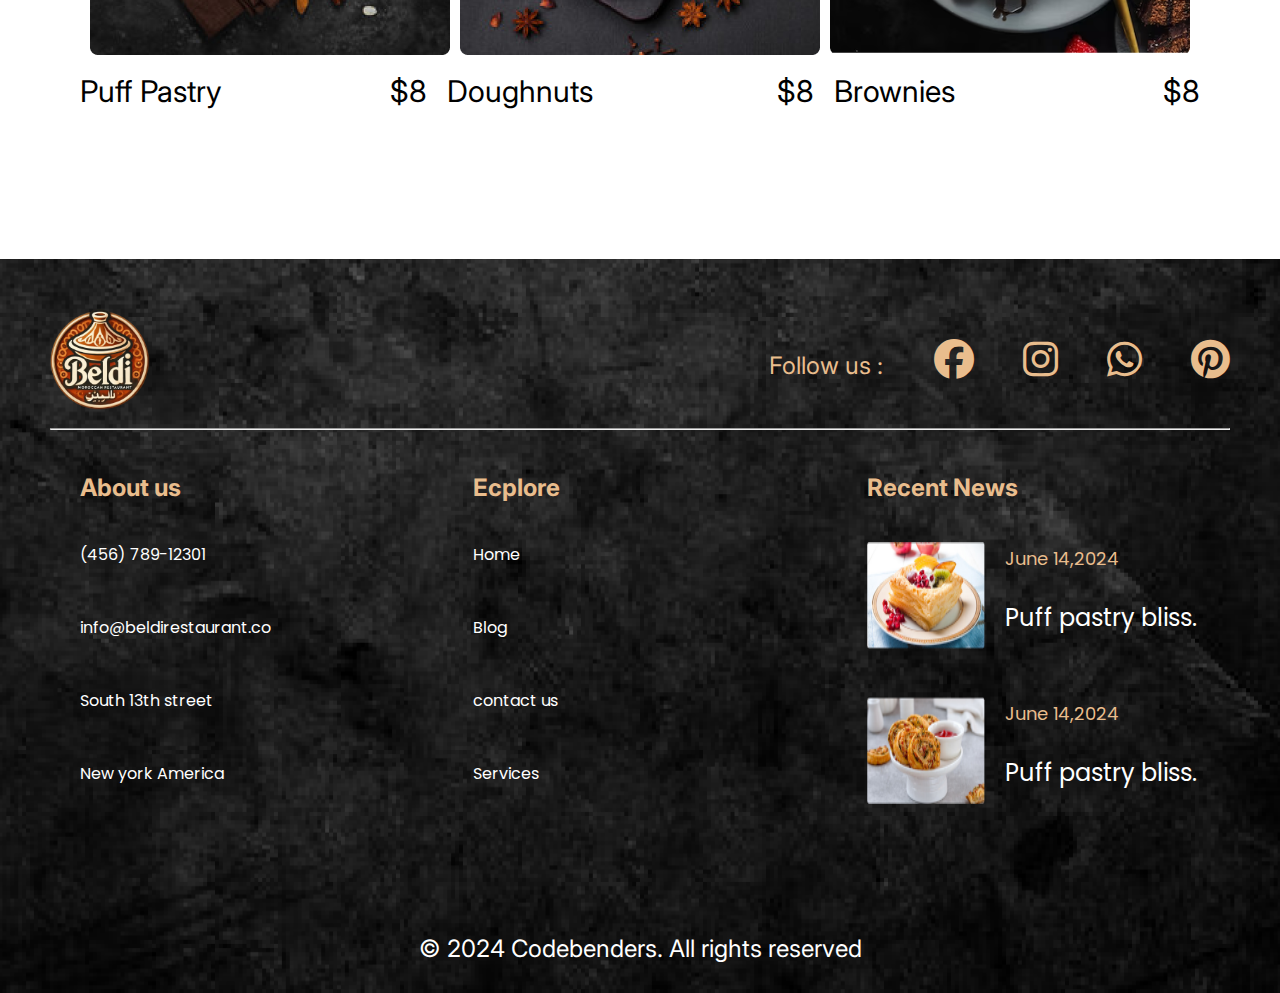
<file: Menu.html>
<!DOCTYPE html>
<html lang="en">
<head>
    <meta charset="UTF-8">
    <meta name="viewport" content="width=device-width, initial-scale=1.0">
    <title>Beldi</title>
    <!-- Css File Link -->
    <link rel="stylesheet" href="css/style.css">
    <link rel="stylesheet" href="https://cdnjs.cloudflare.com/ajax/libs/font-awesome/6.4.0/css/all.min.css">
    <!-- Google Font -->
    <link rel="preconnect" href="https://fonts.googleapis.com">
    <link rel="preconnect" href="https://fonts.gstatic.com" crossorigin>
    <link href="https://fonts.googleapis.com/css2?family=Sansita+Swashed:wght@300..900&display=swap" rel="stylesheet">
    <link href="https://fonts.googleapis.com/css2?family=Inter:ital,opsz,wght@0,14..32,100..900;1,14..32,100..900&display=swap" rel="stylesheet">
    <link href="https://fonts.googleapis.com/css2?family=Poppins:ital,wght@0,100;0,200;0,300;0,400;0,500;0,600;0,700;0,800;0,900;1,100;1,200;1,300;1,400;1,500;1,600;1,700;1,800;1,900&display=swap" rel="stylesheet">
</head>
<body>
    <div class="home">
        <header>
            <div class="container">
                <div>
                    <img src="img/logo.png" class="logo" alt="Logo">
                </div>
                <nav>
                    <ul>
                        <li><a href="index.html">Home</a></li>
                        <li><a href="Menu.html" class="active">Menu</a></li>
                        <li><a href="contact.html">Contact</a></li>
                        <li><a href="apropos.html">A Propos</a></li>
                    </ul>
                </nav>
            </div>
        </header>
        <section>
            <span>Delicious Cafe</span>
            <h2>Sweet Treats, Perfect Eats</h2>
            <button>Buy Now</button>
            <a href="#">Learn More</a>
        </section>
    </div>
    <div class="menu">
        <div class="title-2">
            <h2>Top Products</h2>
        </div>
        <div class="top-product">
            <div class="top-product-1">
                <img src="img/back.png" alt="">
                <img src="img/back1.png" alt="">
                <img src="img/back2.png" alt="">
            </div>
            <div class="top-product-2">
                <img src="img/back3.png" alt="">
                <img src="img/back4.png" alt="">
                <img src="img/back5.png" alt="">
            </div>
        </div>
        <div class="promo">
             <img src="img/promo.png" alt="" style="width: 758%;">
        </div>
        <div class="title-2">
            <h2>Explore More</h2>
        </div>
        <div class="second-menu">
            <nav class="sous-nav">
                <ul>
                    <li><a href="Menu.html" class="active-2">Cake</a></li>
                    <li><a href="Muffins.html">Muffins</a></li>
                    <li><a href="Croissant.html">Croissant</a></li>
                    <li><a href="Bread.html">Bread</a></li>
                    <li><a href="Tart.html">Tart</a></li>
                    <li><a href="Favorit.html">Favorit</a></li>
                </ul>
                <hr id="pre"><div class="active-2"><hr></div>
            </nav>
            <div class="all-photos">
            <div class="Product-info">
                <img src="img/photos1.png" alt="">
                <img src="img/photos2.png" alt="">
                <img src="img/photos3.png" alt="">
                <img src="img/photos4.png" alt="">
                <img src="img/photos5.png" alt="">
                <img src="img/photos6.png" alt="">
            </div>
            </div>
        </div>
        <div class="title-2">
            <h2>Featured Treats</h2>
        </div>
        <div class="last-menu">
            <div class="last-menu-ph">
                <img src="img/last1.png" alt="">
                <img src="img/last2.png" alt="">
                <img src="img/last3.png" alt="">
            </div>
        </div>
        <div class="last-menu-2">
            <div class="last-menu-tx">
                <pre>Puff Pastry                     $8</pre>
                <pre>Doughnuts                       $8</pre>
                <pre>Brownies                          $8</pre>
            </div>
        </div>
    </div>
    
    <footer>
        <div class="logo-and-social">
            <img src="img/logo.png" alt="">
            <div class="social-icons">
                <p>Follow us : </p>
                <i class="fab fa-facebook"></i>
                <i class="fab fa-instagram"></i>
                <i class="fab fa-whatsapp"></i>
                <i class="fab fa-pinterest"></i>
            </div>
        </div>
        <hr>
        <div class="links">
            <div class="about-us">
                <div class="about-us-title">
                    <h2>About us </h2>
                </div>
                <span>(456) 789-12301</span>
                <span>info@beldirestaurant.co</span>
                <span>South 13th street</span>
                <span>New york America</span>
            </div>
            <div class="explore">
                <div class="explore-title">
                    <h2>Ecplore</h2>
                </div>
                <a href="home.html">Home</a>
                <a href="#">Blog</a>
                <a href="contact.html">contact us</a>
                <a href="#">Services</a>
            </div>
            <div class="recent-posts">
                <div class="recent-posts-title">
                    <h2>Recent News</h2>
                </div>
                <div class="recent">
                    <img src="img/Rectangle 157.png" alt="">
                    <span class="date">
                        <span class="date-1">
                            <p>June 14,2024</p>
                        </span>
                    <span class="name-1">
                        <p>Puff pastry bliss.</p>
                    </span>
                </span>
        
                </div>
                <div style="margin-top: 48px;" class="recent">
                    <img src="img/Rectangle 158.png" alt="">
                    <span class="date">
                        <span class="date-1">
                            <p>June 14,2024</p>
                        </span>
                    <span class="name-1">
                        <p>Puff pastry bliss.</p>
                    </span>
                </span>
        
                </div>
            </div>
        </div>
        <p class="copyright">© 2024 Codebenders. All rights reserved</p>
    </footer>
</body>
</html>
</file>
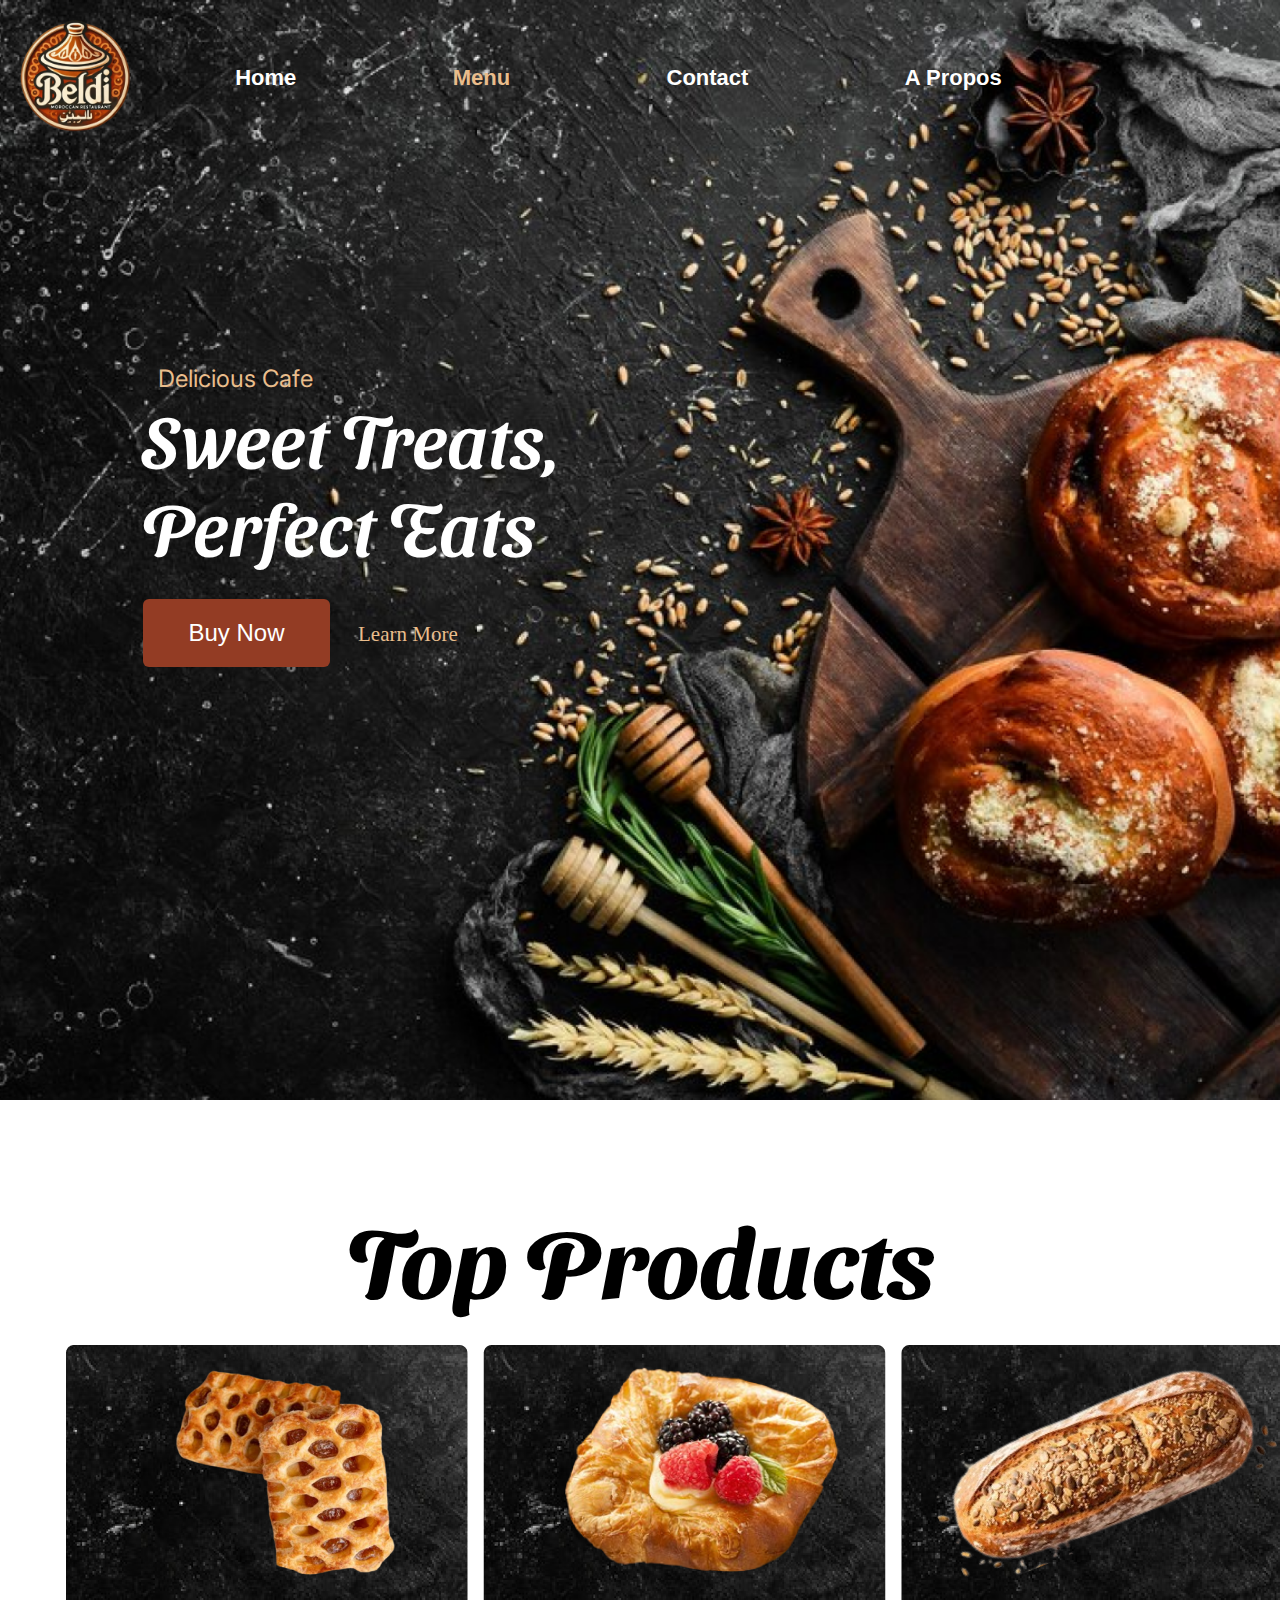
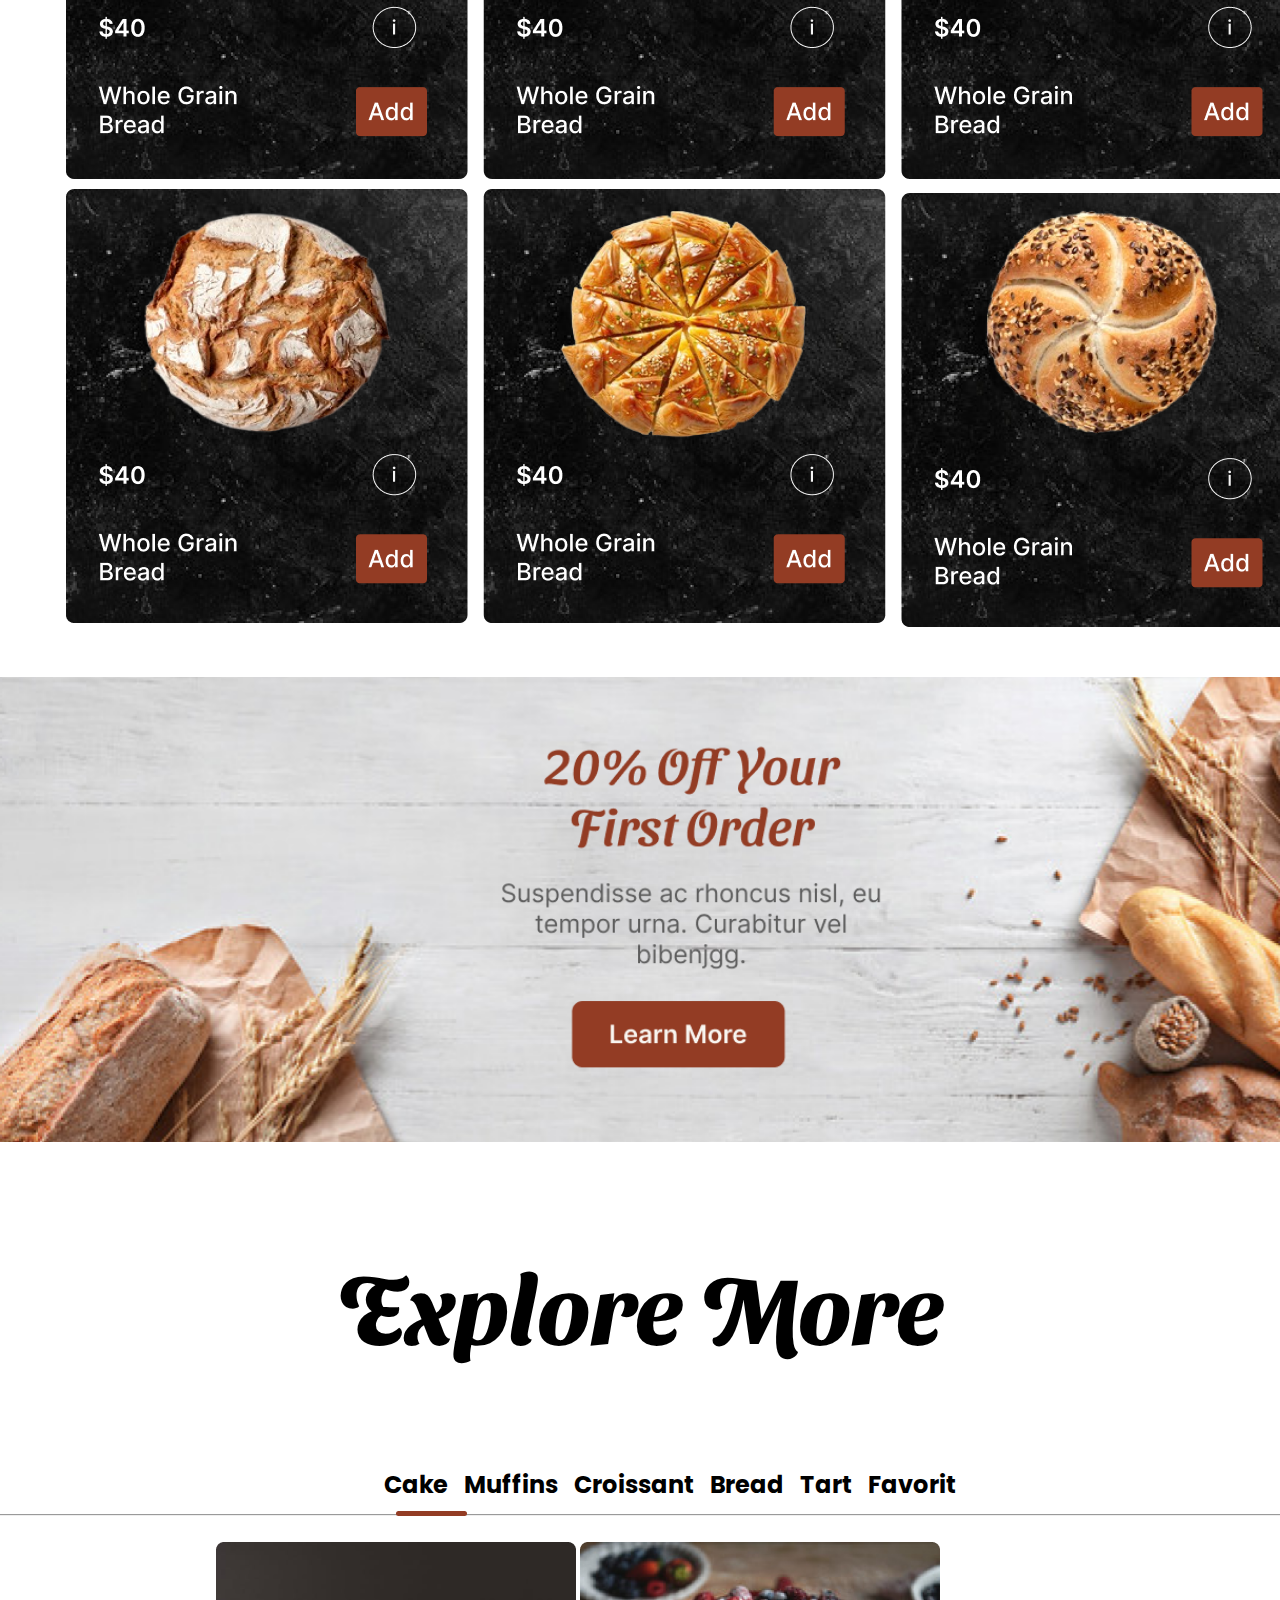
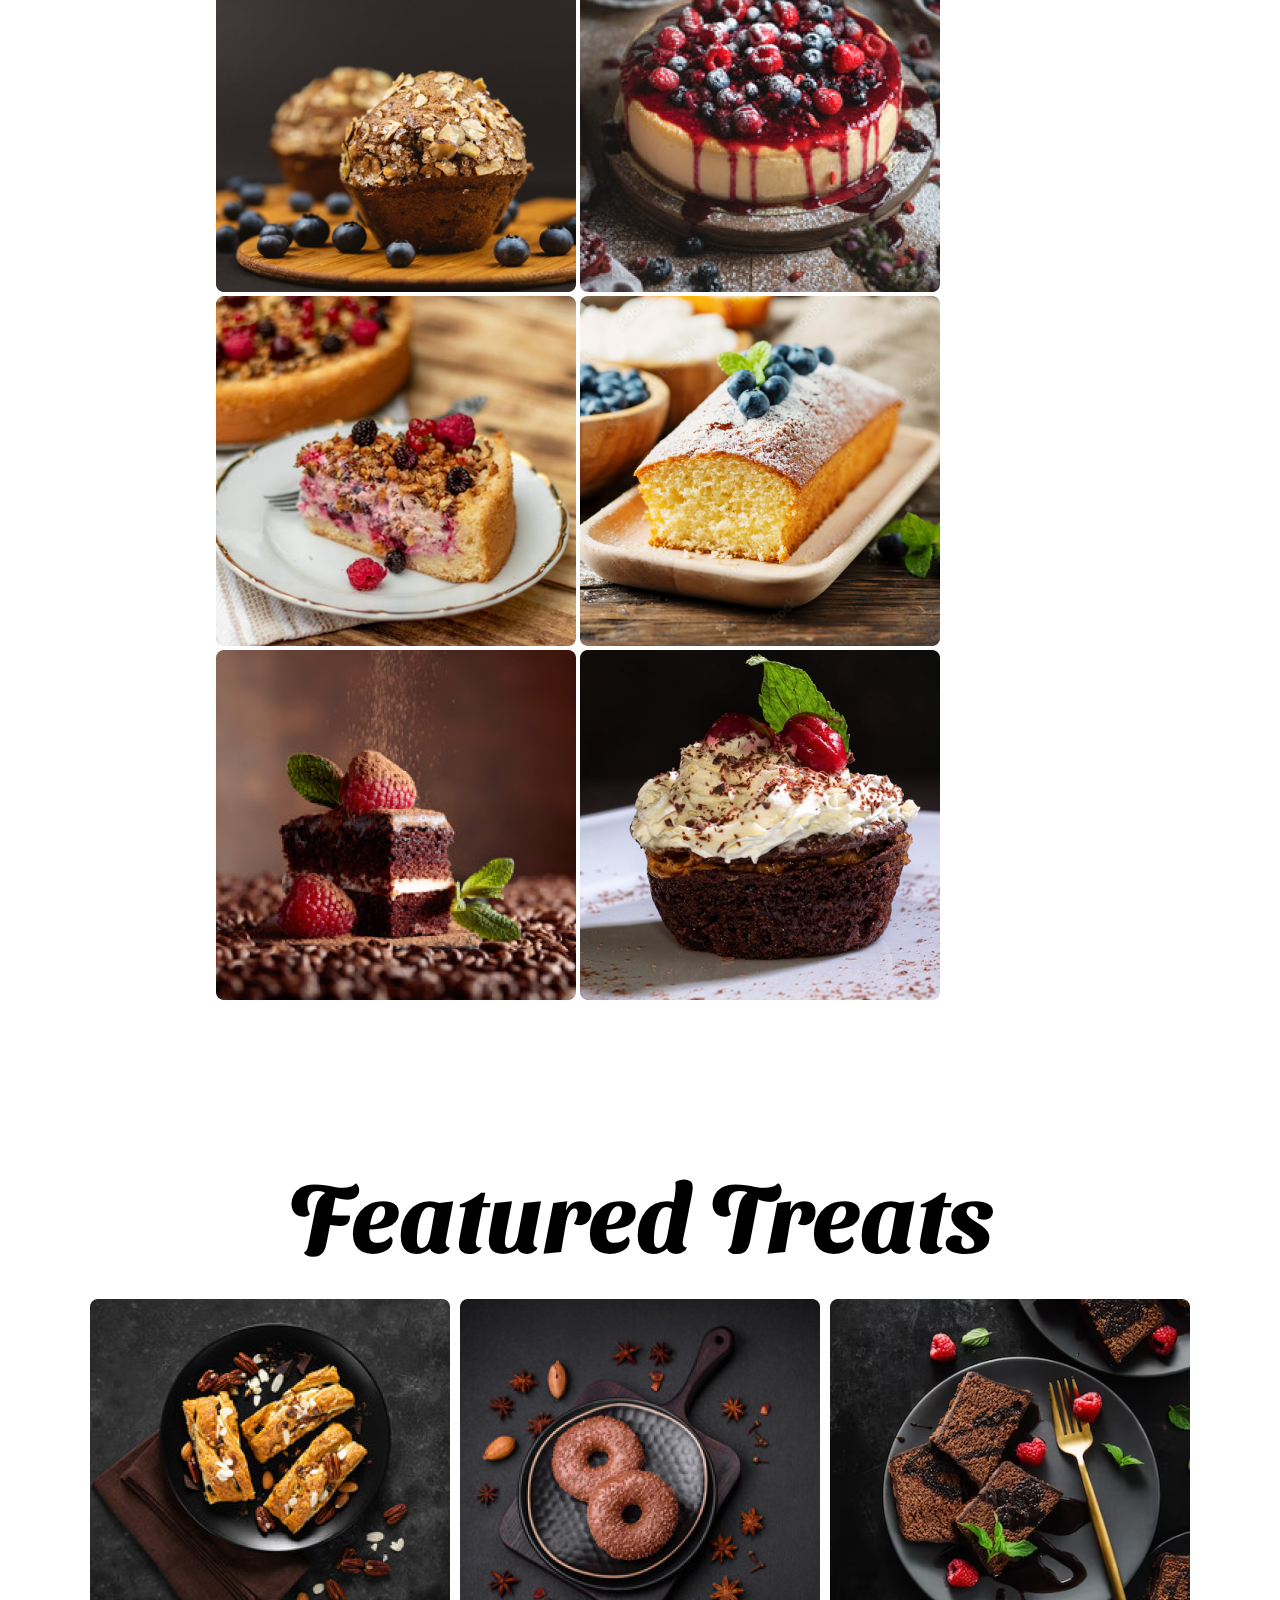
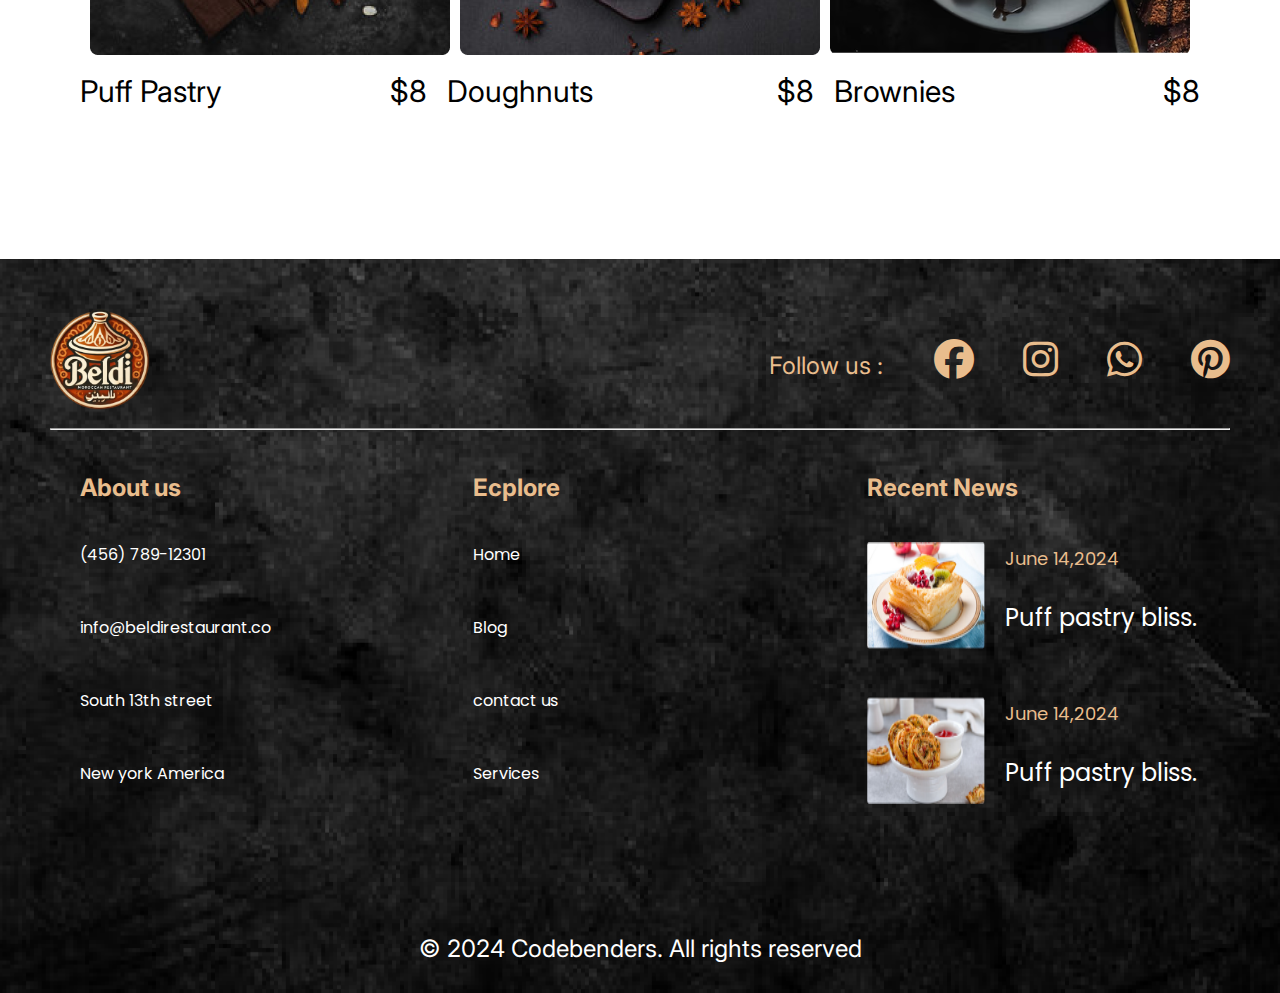
<file: menu.html>
<!DOCTYPE html>
<html lang="en">
<head>
    <meta charset="UTF-8">
    <meta name="viewport" content="width=device-width, initial-scale=1.0">
    <title>Beldi</title>
    <!-- Css File Link -->
    <link rel="stylesheet" href="css/style.css">
    <link rel="stylesheet" href="https://cdnjs.cloudflare.com/ajax/libs/font-awesome/6.4.0/css/all.min.css">
    <!-- Google Font -->
    <link rel="preconnect" href="https://fonts.googleapis.com">
    <link rel="preconnect" href="https://fonts.gstatic.com" crossorigin>
    <link href="https://fonts.googleapis.com/css2?family=Sansita+Swashed:wght@300..900&display=swap" rel="stylesheet">
    <link href="https://fonts.googleapis.com/css2?family=Inter:ital,opsz,wght@0,14..32,100..900;1,14..32,100..900&display=swap" rel="stylesheet">
    <link href="https://fonts.googleapis.com/css2?family=Poppins:ital,wght@0,100;0,200;0,300;0,400;0,500;0,600;0,700;0,800;0,900;1,100;1,200;1,300;1,400;1,500;1,600;1,700;1,800;1,900&display=swap" rel="stylesheet">
</head>
<body>
    <div class="home">
        <header>
            <div class="container">
                <div>
                    <img src="img/logo.png" class="logo" alt="Logo">
                </div>
                <nav>
                    <ul>
                        <li><a href="index.html">Home</a></li>
                        <li><a href="menu.html" class="active">Menu</a></li>
                        <li><a href="contact.html">Contact</a></li>
                        <li><a href="apropos.html">A Propos</a></li>
                    </ul>
                </nav>
            </div>
        </header>
        <section>
            <span>Delicious Cafe</span>
            <h2>Sweet Treats, Perfect Eats</h2>
            <button>Buy Now</button>
            <a href="#">Learn More</a>
        </section>
    </div>
    <div class="menu">
        <div class="title-2">
            <h2>Top Products</h2>
        </div>
        <div class="top-product">
            <div class="top-product-1">
                <img src="img/back.png" alt="">
                <img src="img/back1.png" alt="">
                <img src="img/back2.png" alt="">
            </div>
            <div class="top-product-2">
                <img src="img/back3.png" alt="">
                <img src="img/back4.png" alt="">
                <img src="img/back5.png" alt="">
            </div>
        </div>
        <div class="promo">
             <img src="img/promo.png" alt="" style="width: 758%;">
        </div>
        <div class="title-2">
            <h2>Explore More</h2>
        </div>
        <div class="second-menu">
            <nav class="sous-nav">
                <ul>
                    <li><a href="menu.html" class="active-2">Cake</a></li>
                    <li><a href="muffins.html">Muffins</a></li>
                    <li><a href="croissant.html">Croissant</a></li>
                    <li><a href="bread.html">Bread</a></li>
                    <li><a href="tart.html">Tart</a></li>
                    <li><a href="favorit.html">Favorit</a></li>
                </ul>
                <hr id="pre"><div class="active-2"><hr></div>
            </nav>
            <div class="all-photos">
            <div class="Product-info">
                <img src="img/photos1.png" alt="">
                <img src="img/photos2.png" alt="">
                <img src="img/photos3.png" alt="">
                <img src="img/photos4.png" alt="">
                <img src="img/photos5.png" alt="">
                <img src="img/photos6.png" alt="">
            </div>
            </div>
        </div>
        <div class="title-2">
            <h2>Featured Treats</h2>
        </div>
        <div class="last-menu">
            <div class="last-menu-ph">
                <img src="img/last1.png" alt="">
                <img src="img/last2.png" alt="">
                <img src="img/last3.png" alt="">
            </div>
        </div>
        <div class="last-menu-2">
            <div class="last-menu-tx">
                <pre>Puff Pastry                     $8</pre>
                <pre>Doughnuts                       $8</pre>
                <pre>Brownies                          $8</pre>
            </div>
        </div>
    </div>
    
    <footer>
        <div class="logo-and-social">
            <img src="img/logo.png" alt="">
            <div class="social-icons">
                <p>Follow us : </p>
                <i class="fab fa-facebook"></i>
                <i class="fab fa-instagram"></i>
                <i class="fab fa-whatsapp"></i>
                <i class="fab fa-pinterest"></i>
            </div>
        </div>
        <hr>
        <div class="links">
            <div class="about-us">
                <div class="about-us-title">
                    <h2>About us </h2>
                </div>
                <span>(456) 789-12301</span>
                <span>info@beldirestaurant.co</span>
                <span>South 13th street</span>
                <span>New york America</span>
            </div>
            <div class="explore">
                <div class="explore-title">
                    <h2>Ecplore</h2>
                </div>
                <a href="home.html">Home</a>
                <a href="#">Blog</a>
                <a href="contact.html">contact us</a>
                <a href="#">Services</a>
            </div>
            <div class="recent-posts">
                <div class="recent-posts-title">
                    <h2>Recent News</h2>
                </div>
                <div class="recent">
                    <img src="img/Rectangle 157.png" alt="">
                    <span class="date">
                        <span class="date-1">
                            <p>June 14,2024</p>
                        </span>
                    <span class="name-1">
                        <p>Puff pastry bliss.</p>
                    </span>
                </span>
        
                </div>
                <div style="margin-top: 48px;" class="recent">
                    <img src="img/Rectangle 158.png" alt="">
                    <span class="date">
                        <span class="date-1">
                            <p>June 14,2024</p>
                        </span>
                    <span class="name-1">
                        <p>Puff pastry bliss.</p>
                    </span>
                </span>
        
                </div>
            </div>
        </div>
        <p class="copyright">© 2024 Codebenders. All rights reserved</p>
    </footer>
</body>
</html>
</file>
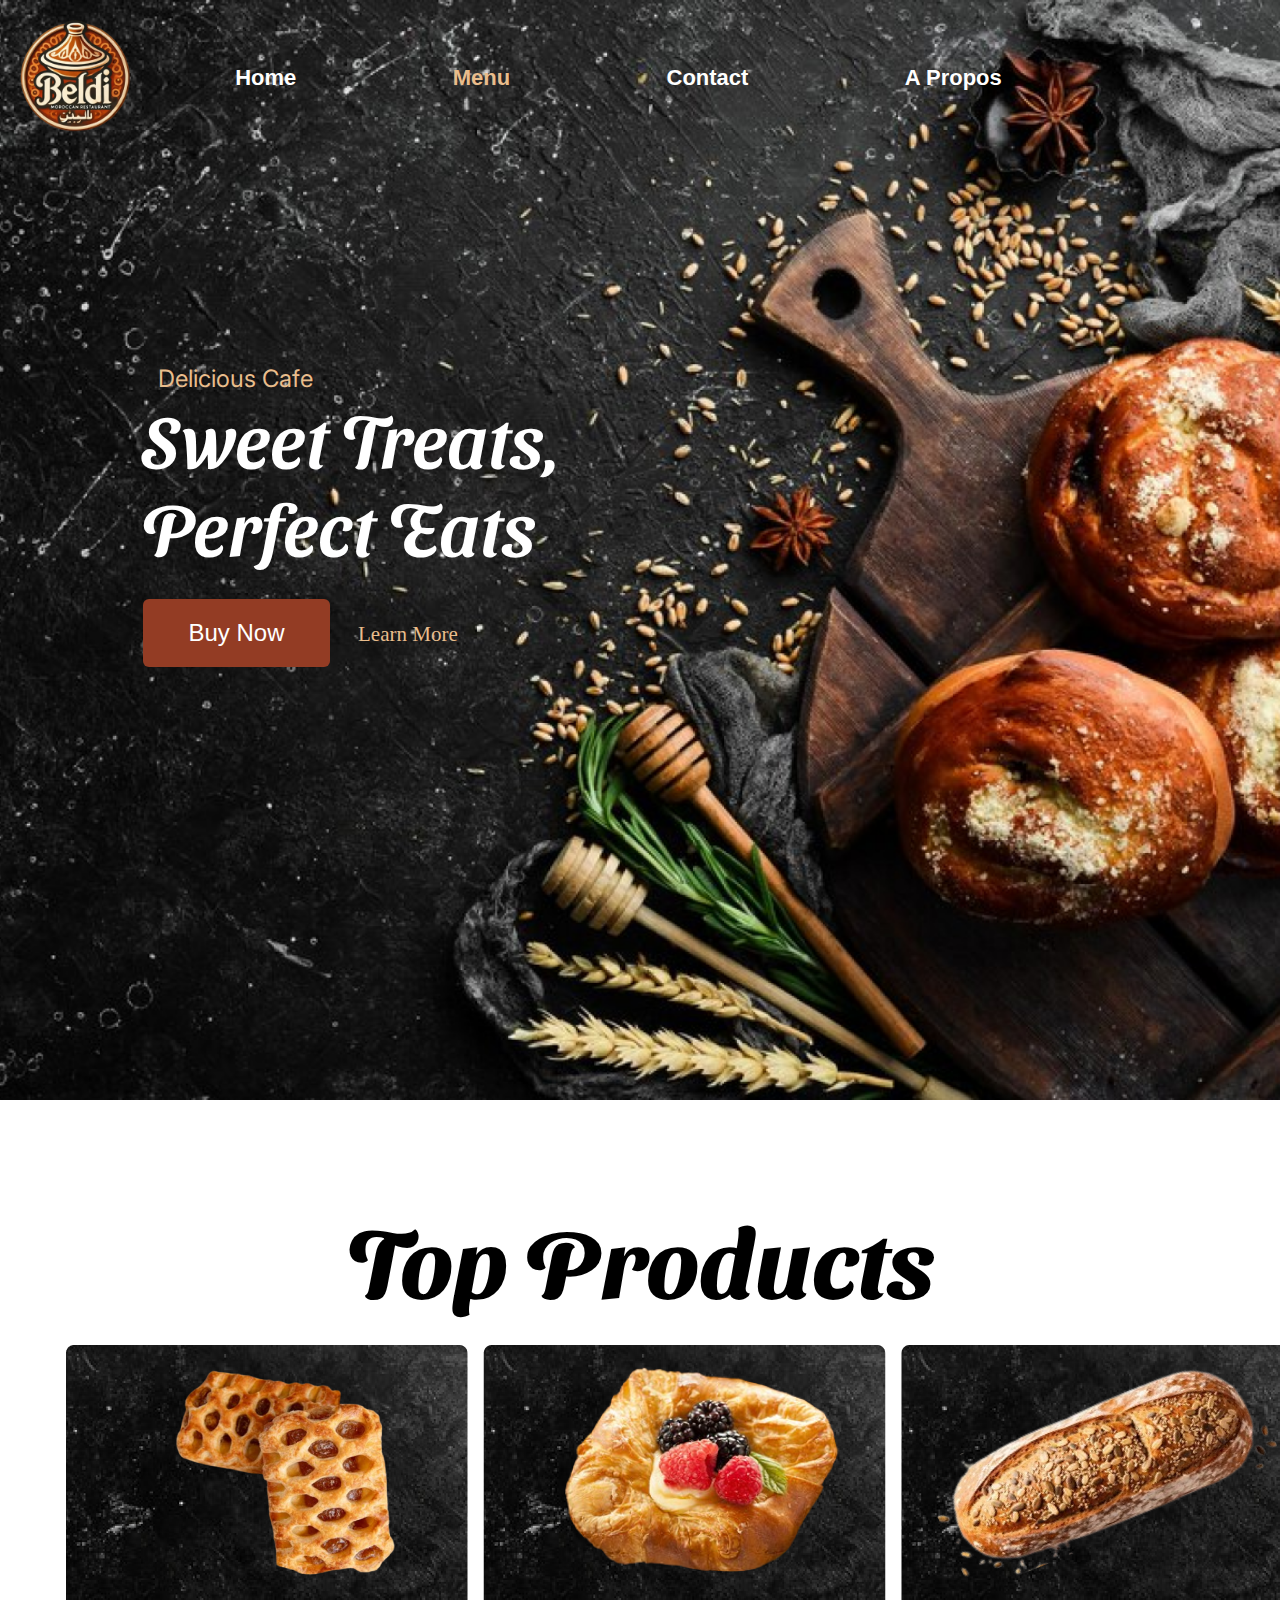
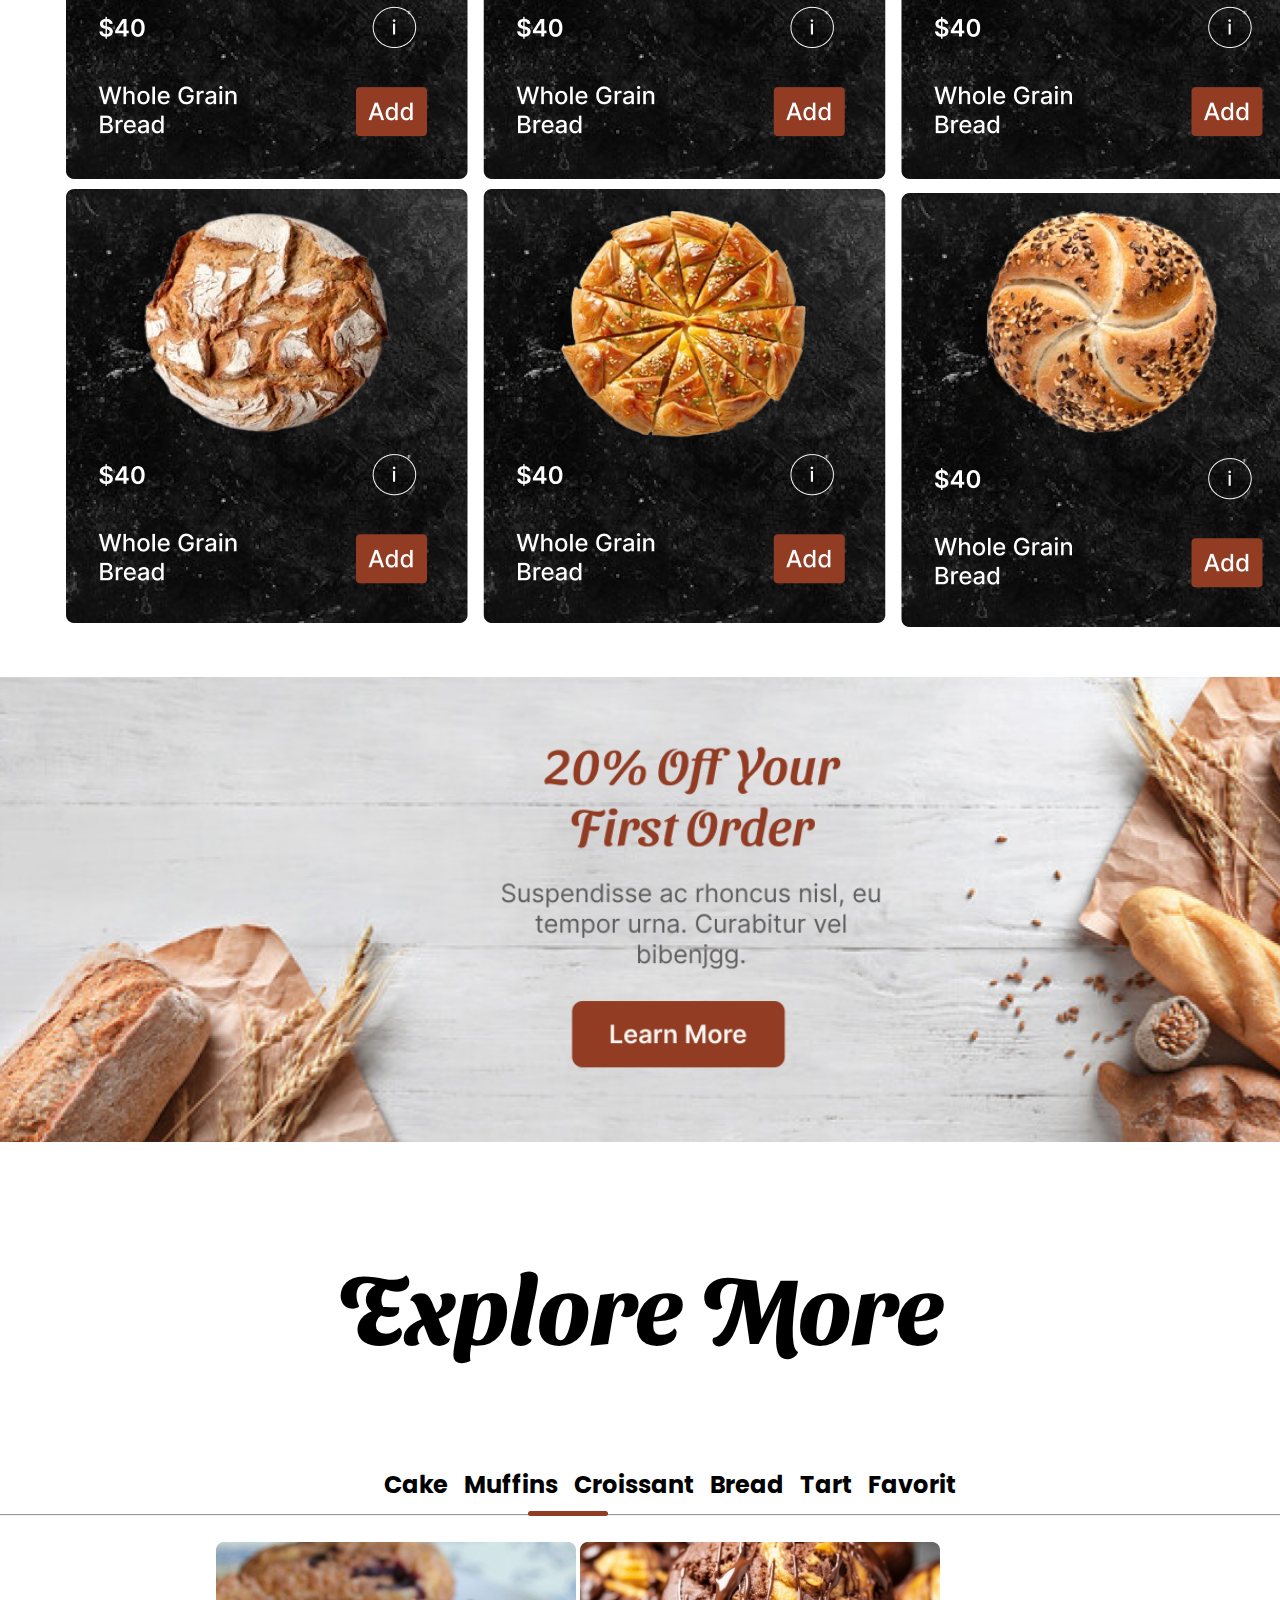
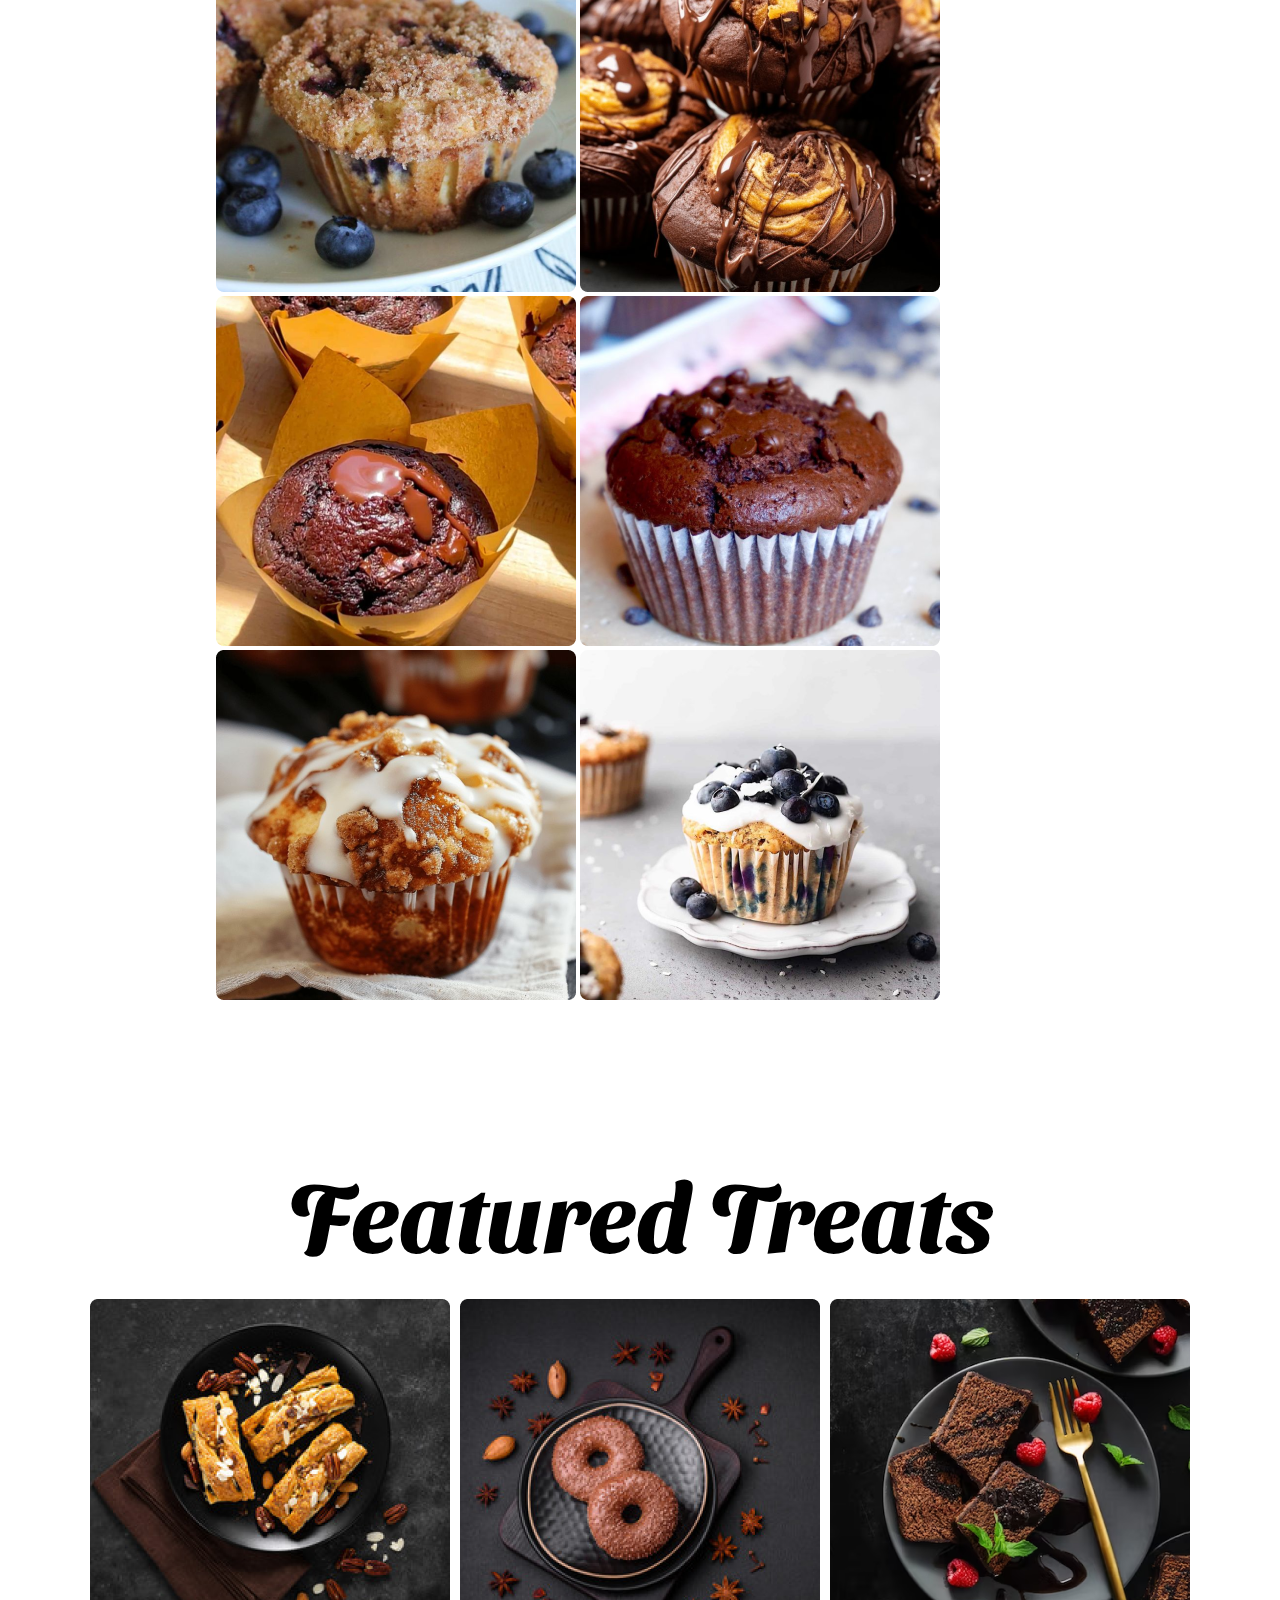
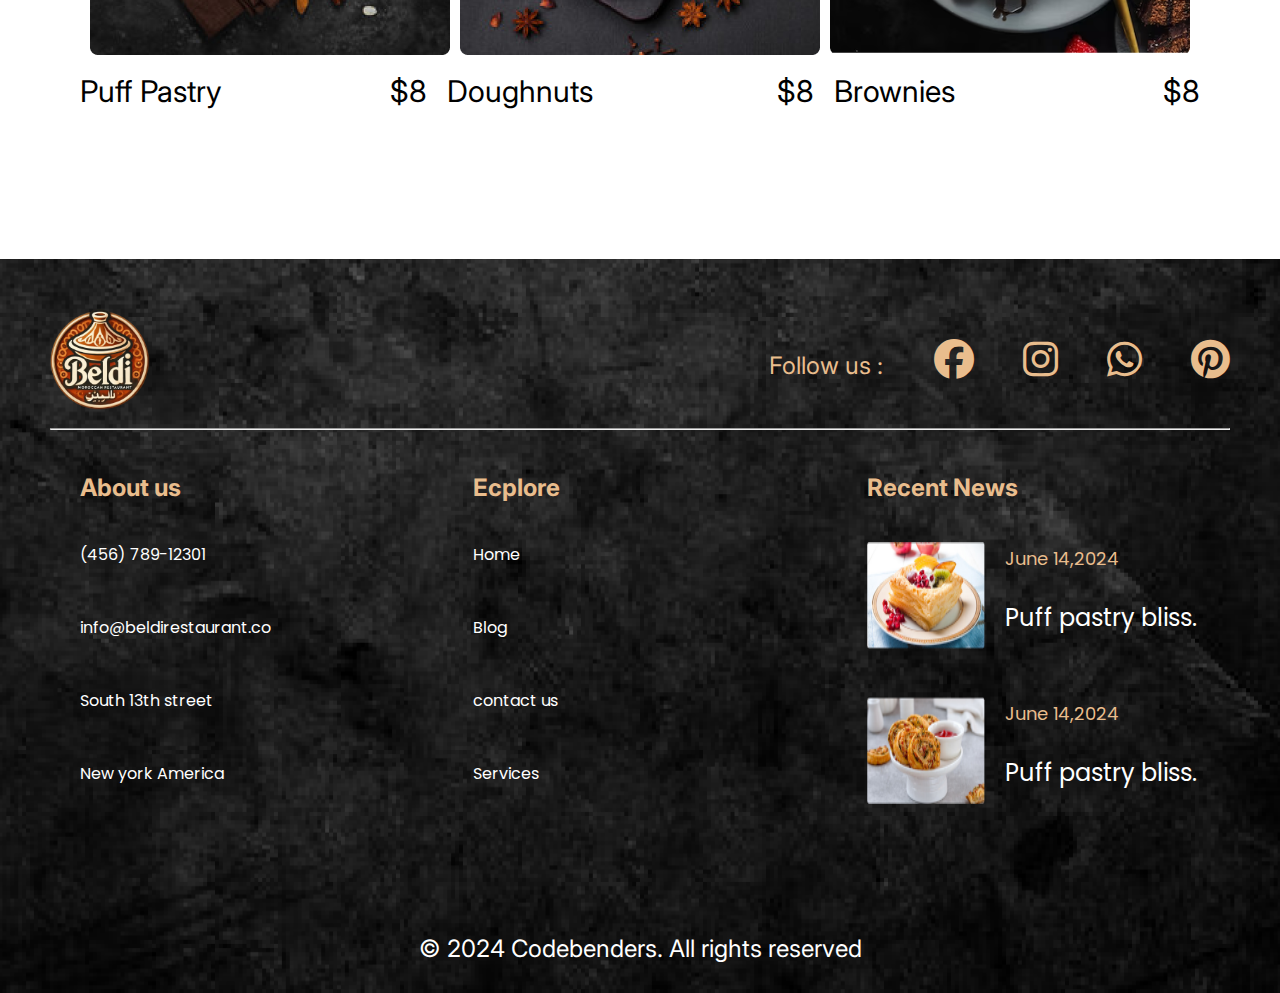
<file: Muffins.html>
<!DOCTYPE html>
<html lang="en">
<head>
    <meta charset="UTF-8">
    <meta name="viewport" content="width=device-width, initial-scale=1.0">
    <title>Beldi</title>
    <!-- Css File Link -->
    <link rel="stylesheet" href="css/Muffins.css">
    <link rel="stylesheet" href="https://cdnjs.cloudflare.com/ajax/libs/font-awesome/6.4.0/css/all.min.css">
    <!-- Google Font -->
    <link rel="preconnect" href="https://fonts.googleapis.com">
    <link rel="preconnect" href="https://fonts.gstatic.com" crossorigin>
    <link href="https://fonts.googleapis.com/css2?family=Sansita+Swashed:wght@300..900&display=swap" rel="stylesheet">
    <link href="https://fonts.googleapis.com/css2?family=Inter:ital,opsz,wght@0,14..32,100..900;1,14..32,100..900&display=swap" rel="stylesheet">
    <link href="https://fonts.googleapis.com/css2?family=Poppins:ital,wght@0,100;0,200;0,300;0,400;0,500;0,600;0,700;0,800;0,900;1,100;1,200;1,300;1,400;1,500;1,600;1,700;1,800;1,900&display=swap" rel="stylesheet">
</head>
<body>
    <div class="home">
        <header>
            <div class="container">
                <div>
                    <img src="img/logo.png" class="logo" alt="Logo">
                </div>
                <nav>
                    <ul>
                        <li><a href="index.html">Home</a></li>
                        <li><a href="Menu.html" class="active">Menu</a></li>
                        <li><a href="contact.html">Contact</a></li>
                        <li><a href="apropos.html">A Propos</a></li>
                    </ul>
                </nav>
            </div>
        </header>
        <section>
            <span>Delicious Cafe</span>
            <h2>Sweet Treats, Perfect Eats</h2>
            <button>Buy Now</button>
            <a href="#">Learn More</a>
        </section>
    </div>
    <div class="menu">
        <div class="title-2">
            <h2>Top Products</h2>
        </div>
        <div class="top-product">
            <div class="top-product-1">
                <img src="img/back.png" alt="">
                <img src="img/back1.png" alt="">
                <img src="img/back2.png" alt="">
            </div>
            <div class="top-product-2">
                <img src="img/back3.png" alt="">
                <img src="img/back4.png" alt="">
                <img src="img/back5.png" alt="">
            </div>
        </div>
        <div class="promo">
             <img src="img/promo.png" alt="" style="width: 758%;">
        </div>
        <div class="title-2">
            <h2>Explore More</h2>
        </div>
        <div class="second-menu">
            <nav class="sous-nav">
                <ul>
                    <li><a href="Menu.html" class="active-2">Cake</a></li>
                    <li><a href="Muffins.html">Muffins</a></li>
                    <li><a href="Croissant.html">Croissant</a></li>
                    <li><a href="Bread.html">Bread</a></li>
                    <li><a href="Tart.html">Tart</a></li>
                    <li><a href="Favorit.html">Favorit</a></li>
                </ul>
                <hr id="pre"><div class="active-2"><hr></div>
            </nav>
            <div class="all-photos">
            <div class="Product-info">
                <img src="img/mu1.png" alt="">
                <img src="img/mu2.png" alt="">
                <img src="img/mu3.png" alt="">
                <img src="img/mu4.png" alt="">
                <img src="img/mu5.png" alt="">
                <img src="img/mu6.png" alt="">
            </div>
            </div>
        </div>
        <div class="title-2">
            <h2>Featured Treats</h2>
        </div>
        <div class="last-menu">
            <div class="last-menu-ph">
                <img src="img/last1.png" alt="">
                <img src="img/last2.png" alt="">
                <img src="img/last3.png" alt="">
            </div>
        </div>
        <div class="last-menu-2">
            <div class="last-menu-tx">
                <pre>Puff Pastry                     $8</pre>
                <pre>Doughnuts                       $8</pre>
                <pre>Brownies                          $8</pre>
            </div>
        </div>
    </div>
    
    <footer>
        <div class="logo-and-social">
            <img src="img/logo.png" alt="">
            <div class="social-icons">
                <p>Follow us : </p>
                <i class="fab fa-facebook"></i>
                <i class="fab fa-instagram"></i>
                <i class="fab fa-whatsapp"></i>
                <i class="fab fa-pinterest"></i>
            </div>
        </div>
        <hr>
        <div class="links">
            <div class="about-us">
                <div class="about-us-title">
                    <h2>About us </h2>
                </div>
                <span>(456) 789-12301</span>
                <span>info@beldirestaurant.co</span>
                <span>South 13th street</span>
                <span>New york America</span>
            </div>
            <div class="explore">
                <div class="explore-title">
                    <h2>Ecplore</h2>
                </div>
                <a href="home.html">Home</a>
                <a href="#">Blog</a>
                <a href="contact.html">contact us</a>
                <a href="#">Services</a>
            </div>
            <div class="recent-posts">
                <div class="recent-posts-title">
                    <h2>Recent News</h2>
                </div>
                <div class="recent">
                    <img src="img/Rectangle 157.png" alt="">
                    <span class="date">
                        <span class="date-1">
                            <p>June 14,2024</p>
                        </span>
                    <span class="name-1">
                        <p>Puff pastry bliss.</p>
                    </span>
                </span>
        
                </div>
                <div style="margin-top: 48px;" class="recent">
                    <img src="img/Rectangle 158.png" alt="">
                    <span class="date">
                        <span class="date-1">
                            <p>June 14,2024</p>
                        </span>
                    <span class="name-1">
                        <p>Puff pastry bliss.</p>
                    </span>
                </span>
        
                </div>
            </div>
        </div>
        <p class="copyright">© 2024 Codebenders. All rights reserved</p>
    </footer>
</body>
</html>
</file>
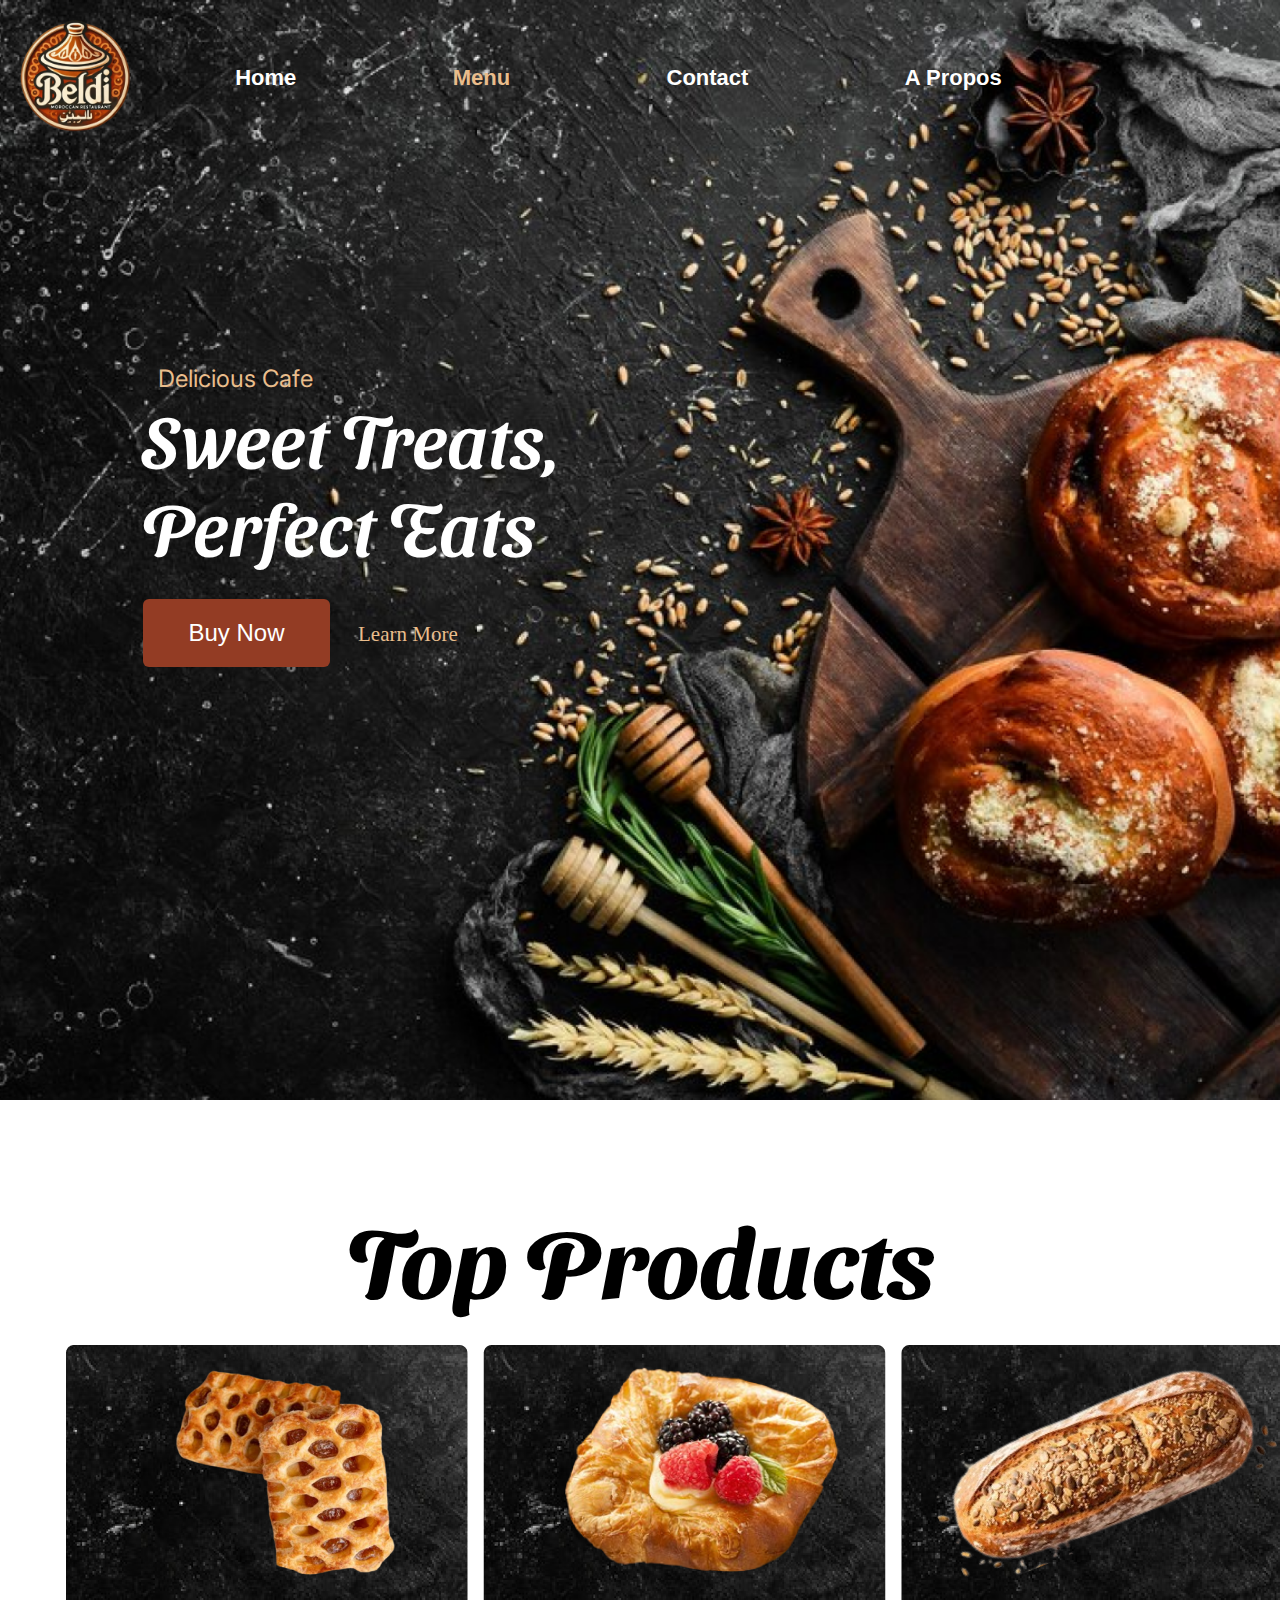
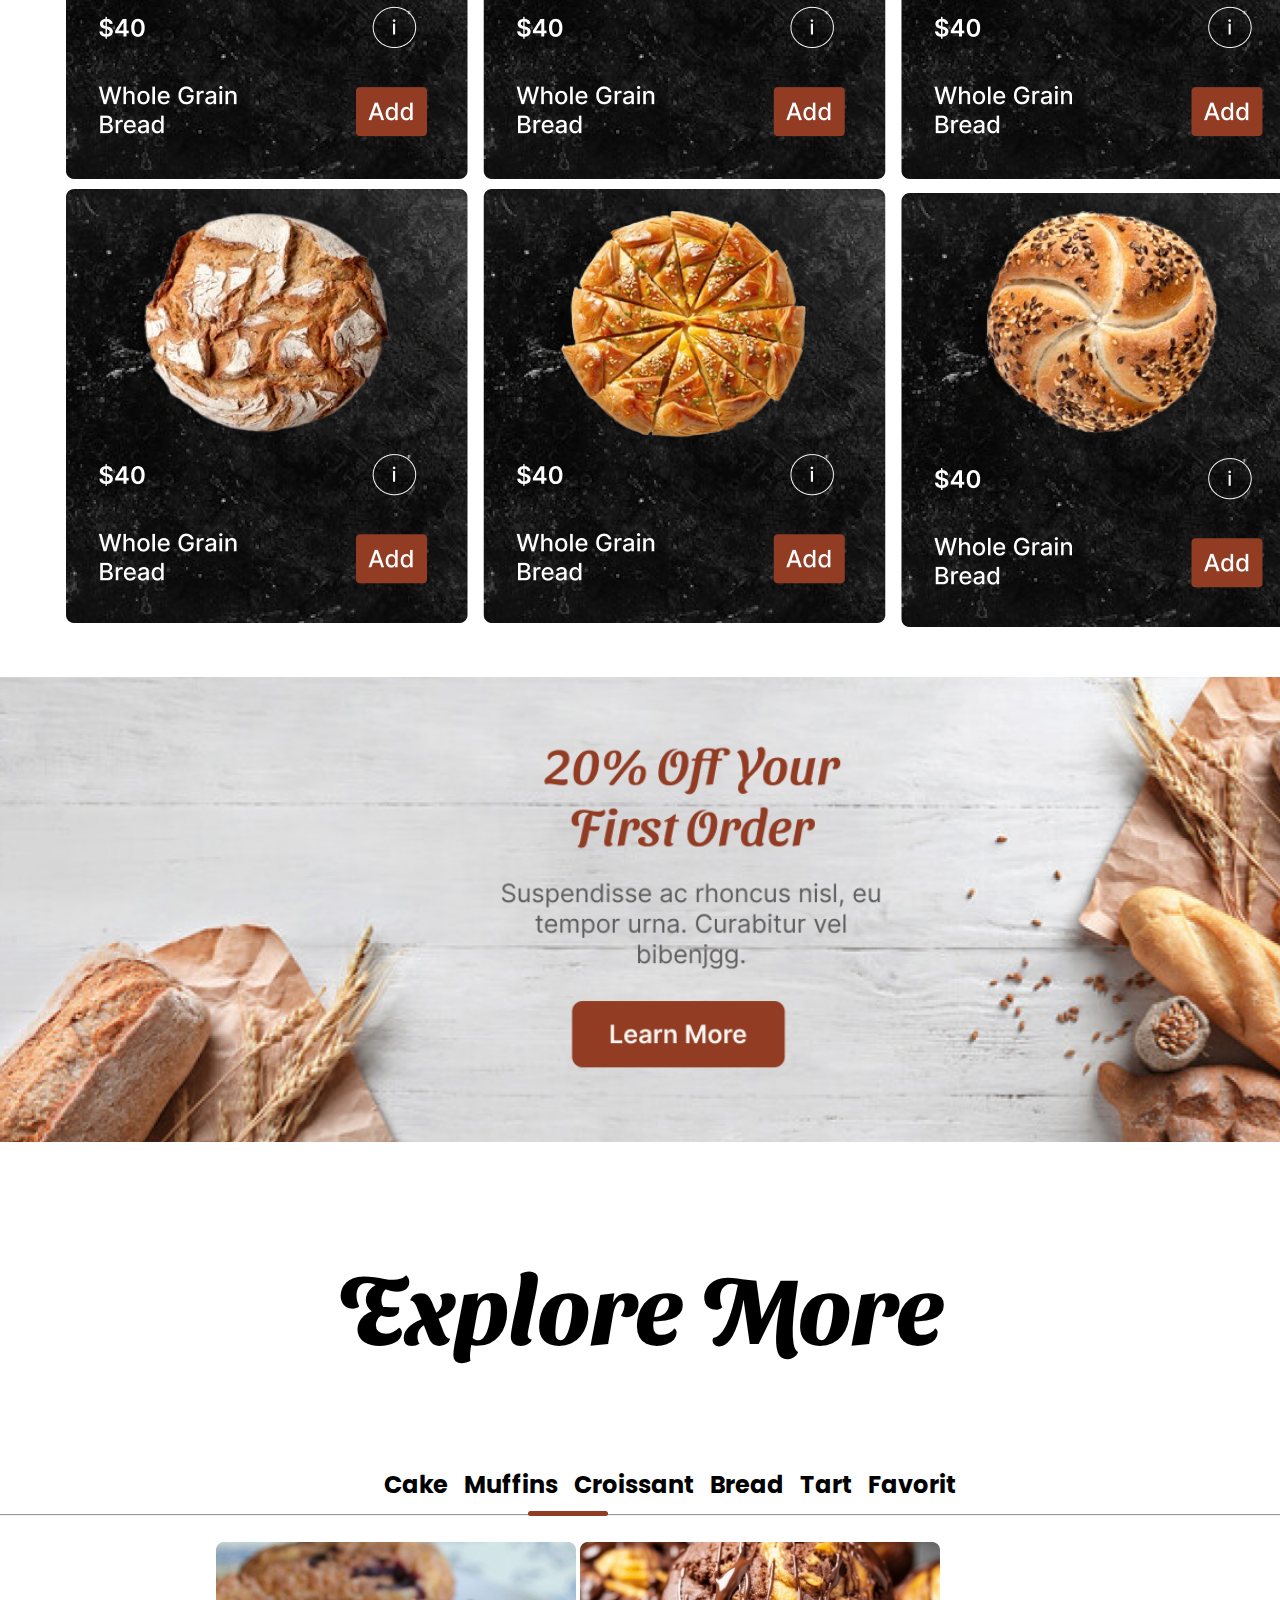
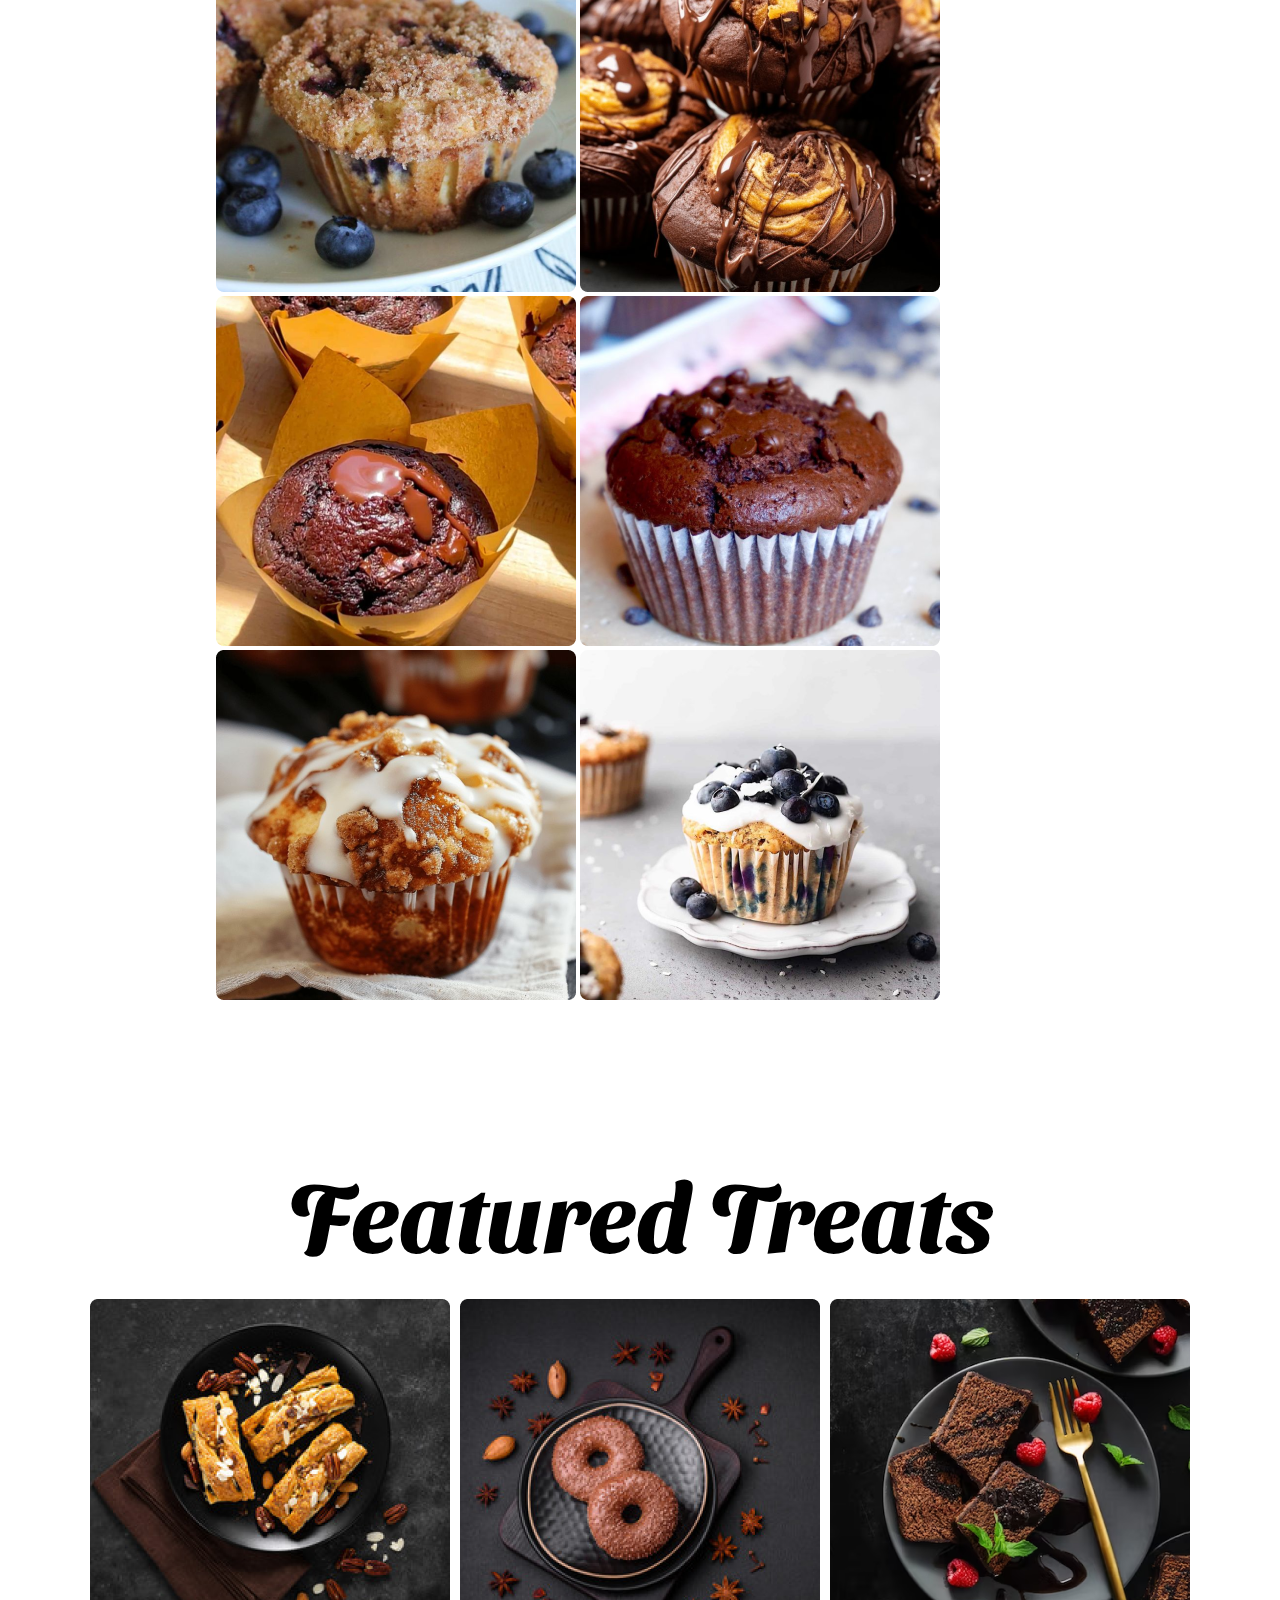
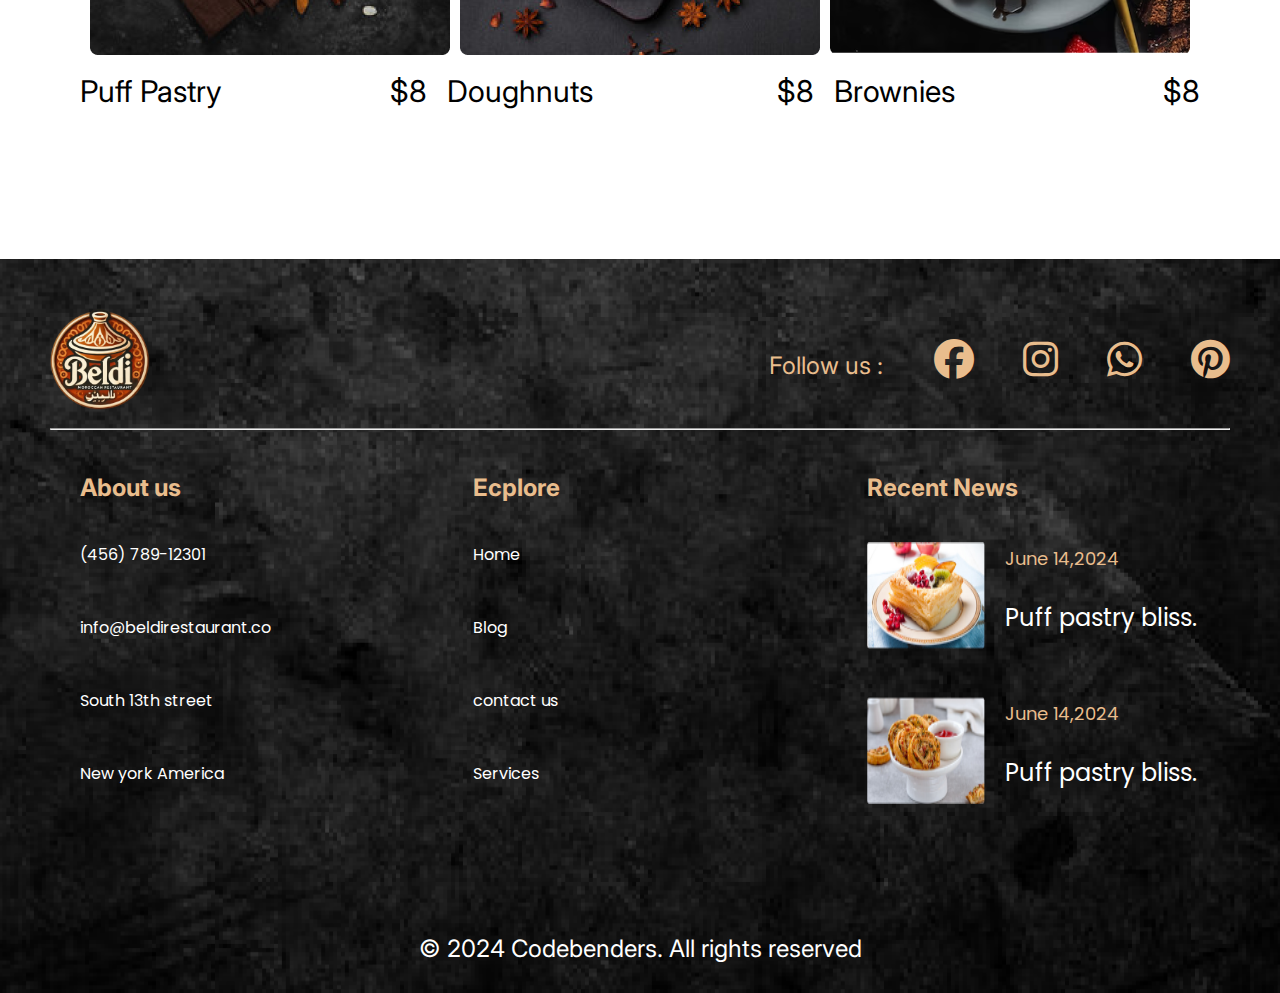
<file: muffins.html>
<!DOCTYPE html>
<html lang="en">
<head>
    <meta charset="UTF-8">
    <meta name="viewport" content="width=device-width, initial-scale=1.0">
    <title>Beldi</title>
    <!-- Css File Link -->
    <link rel="stylesheet" href="css/Muffins.css">
    <link rel="stylesheet" href="https://cdnjs.cloudflare.com/ajax/libs/font-awesome/6.4.0/css/all.min.css">
    <!-- Google Font -->
    <link rel="preconnect" href="https://fonts.googleapis.com">
    <link rel="preconnect" href="https://fonts.gstatic.com" crossorigin>
    <link href="https://fonts.googleapis.com/css2?family=Sansita+Swashed:wght@300..900&display=swap" rel="stylesheet">
    <link href="https://fonts.googleapis.com/css2?family=Inter:ital,opsz,wght@0,14..32,100..900;1,14..32,100..900&display=swap" rel="stylesheet">
    <link href="https://fonts.googleapis.com/css2?family=Poppins:ital,wght@0,100;0,200;0,300;0,400;0,500;0,600;0,700;0,800;0,900;1,100;1,200;1,300;1,400;1,500;1,600;1,700;1,800;1,900&display=swap" rel="stylesheet">
</head>
<body>
    <div class="home">
        <header>
            <div class="container">
                <div>
                    <img src="img/logo.png" class="logo" alt="Logo">
                </div>
                <nav>
                    <ul>
                        <li><a href="index.html">Home</a></li>
                        <li><a href="menu.html" class="active">Menu</a></li>
                        <li><a href="contact.html">Contact</a></li>
                        <li><a href="apropos.html">A Propos</a></li>
                    </ul>
                </nav>
            </div>
        </header>
        <section>
            <span>Delicious Cafe</span>
            <h2>Sweet Treats, Perfect Eats</h2>
            <button>Buy Now</button>
            <a href="#">Learn More</a>
        </section>
    </div>
    <div class="menu">
        <div class="title-2">
            <h2>Top Products</h2>
        </div>
        <div class="top-product">
            <div class="top-product-1">
                <img src="img/back.png" alt="">
                <img src="img/back1.png" alt="">
                <img src="img/back2.png" alt="">
            </div>
            <div class="top-product-2">
                <img src="img/back3.png" alt="">
                <img src="img/back4.png" alt="">
                <img src="img/back5.png" alt="">
            </div>
        </div>
        <div class="promo">
             <img src="img/promo.png" alt="" style="width: 758%;">
        </div>
        <div class="title-2">
            <h2>Explore More</h2>
        </div>
        <div class="second-menu">
            <nav class="sous-nav">
                <ul>
                    <li><a href="menu.html" class="active-2">Cake</a></li>
                    <li><a href="muffins.html">Muffins</a></li>
                    <li><a href="croissant.html">Croissant</a></li>
                    <li><a href="bread.html">Bread</a></li>
                    <li><a href="tart.html">Tart</a></li>
                    <li><a href="favorit.html">Favorit</a></li>
                </ul>
                <hr id="pre"><div class="active-2"><hr></div>
            </nav>
            <div class="all-photos">
            <div class="Product-info">
                <img src="img/mu1.png" alt="">
                <img src="img/mu2.png" alt="">
                <img src="img/mu3.png" alt="">
                <img src="img/mu4.png" alt="">
                <img src="img/mu5.png" alt="">
                <img src="img/mu6.png" alt="">
            </div>
            </div>
        </div>
        <div class="title-2">
            <h2>Featured Treats</h2>
        </div>
        <div class="last-menu">
            <div class="last-menu-ph">
                <img src="img/last1.png" alt="">
                <img src="img/last2.png" alt="">
                <img src="img/last3.png" alt="">
            </div>
        </div>
        <div class="last-menu-2">
            <div class="last-menu-tx">
                <pre>Puff Pastry                     $8</pre>
                <pre>Doughnuts                       $8</pre>
                <pre>Brownies                          $8</pre>
            </div>
        </div>
    </div>
    
    <footer>
        <div class="logo-and-social">
            <img src="img/logo.png" alt="">
            <div class="social-icons">
                <p>Follow us : </p>
                <i class="fab fa-facebook"></i>
                <i class="fab fa-instagram"></i>
                <i class="fab fa-whatsapp"></i>
                <i class="fab fa-pinterest"></i>
            </div>
        </div>
        <hr>
        <div class="links">
            <div class="about-us">
                <div class="about-us-title">
                    <h2>About us </h2>
                </div>
                <span>(456) 789-12301</span>
                <span>info@beldirestaurant.co</span>
                <span>South 13th street</span>
                <span>New york America</span>
            </div>
            <div class="explore">
                <div class="explore-title">
                    <h2>Ecplore</h2>
                </div>
                <a href="home.html">Home</a>
                <a href="#">Blog</a>
                <a href="contact.html">contact us</a>
                <a href="#">Services</a>
            </div>
            <div class="recent-posts">
                <div class="recent-posts-title">
                    <h2>Recent News</h2>
                </div>
                <div class="recent">
                    <img src="img/Rectangle 157.png" alt="">
                    <span class="date">
                        <span class="date-1">
                            <p>June 14,2024</p>
                        </span>
                    <span class="name-1">
                        <p>Puff pastry bliss.</p>
                    </span>
                </span>
        
                </div>
                <div style="margin-top: 48px;" class="recent">
                    <img src="img/Rectangle 158.png" alt="">
                    <span class="date">
                        <span class="date-1">
                            <p>June 14,2024</p>
                        </span>
                    <span class="name-1">
                        <p>Puff pastry bliss.</p>
                    </span>
                </span>
        
                </div>
            </div>
        </div>
        <p class="copyright">© 2024 Codebenders. All rights reserved</p>
    </footer>
</body>
</html>
</file>
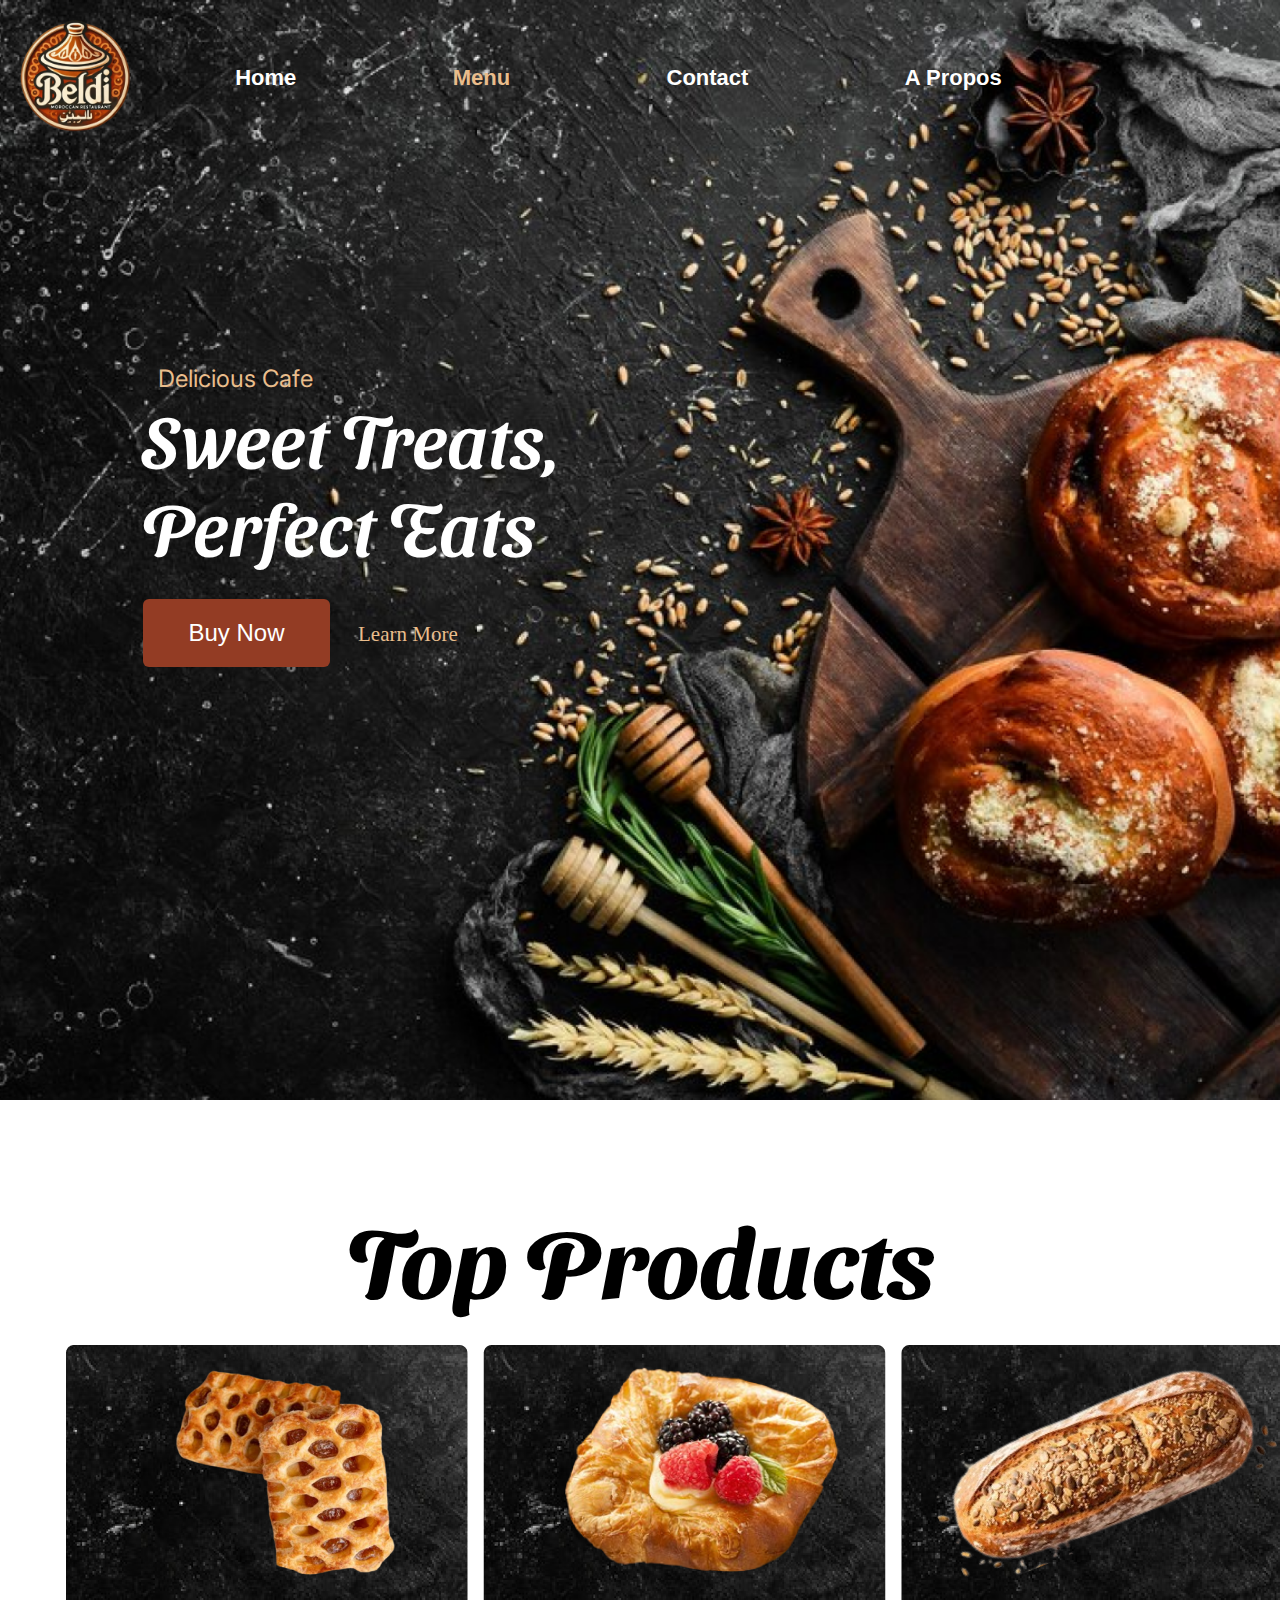
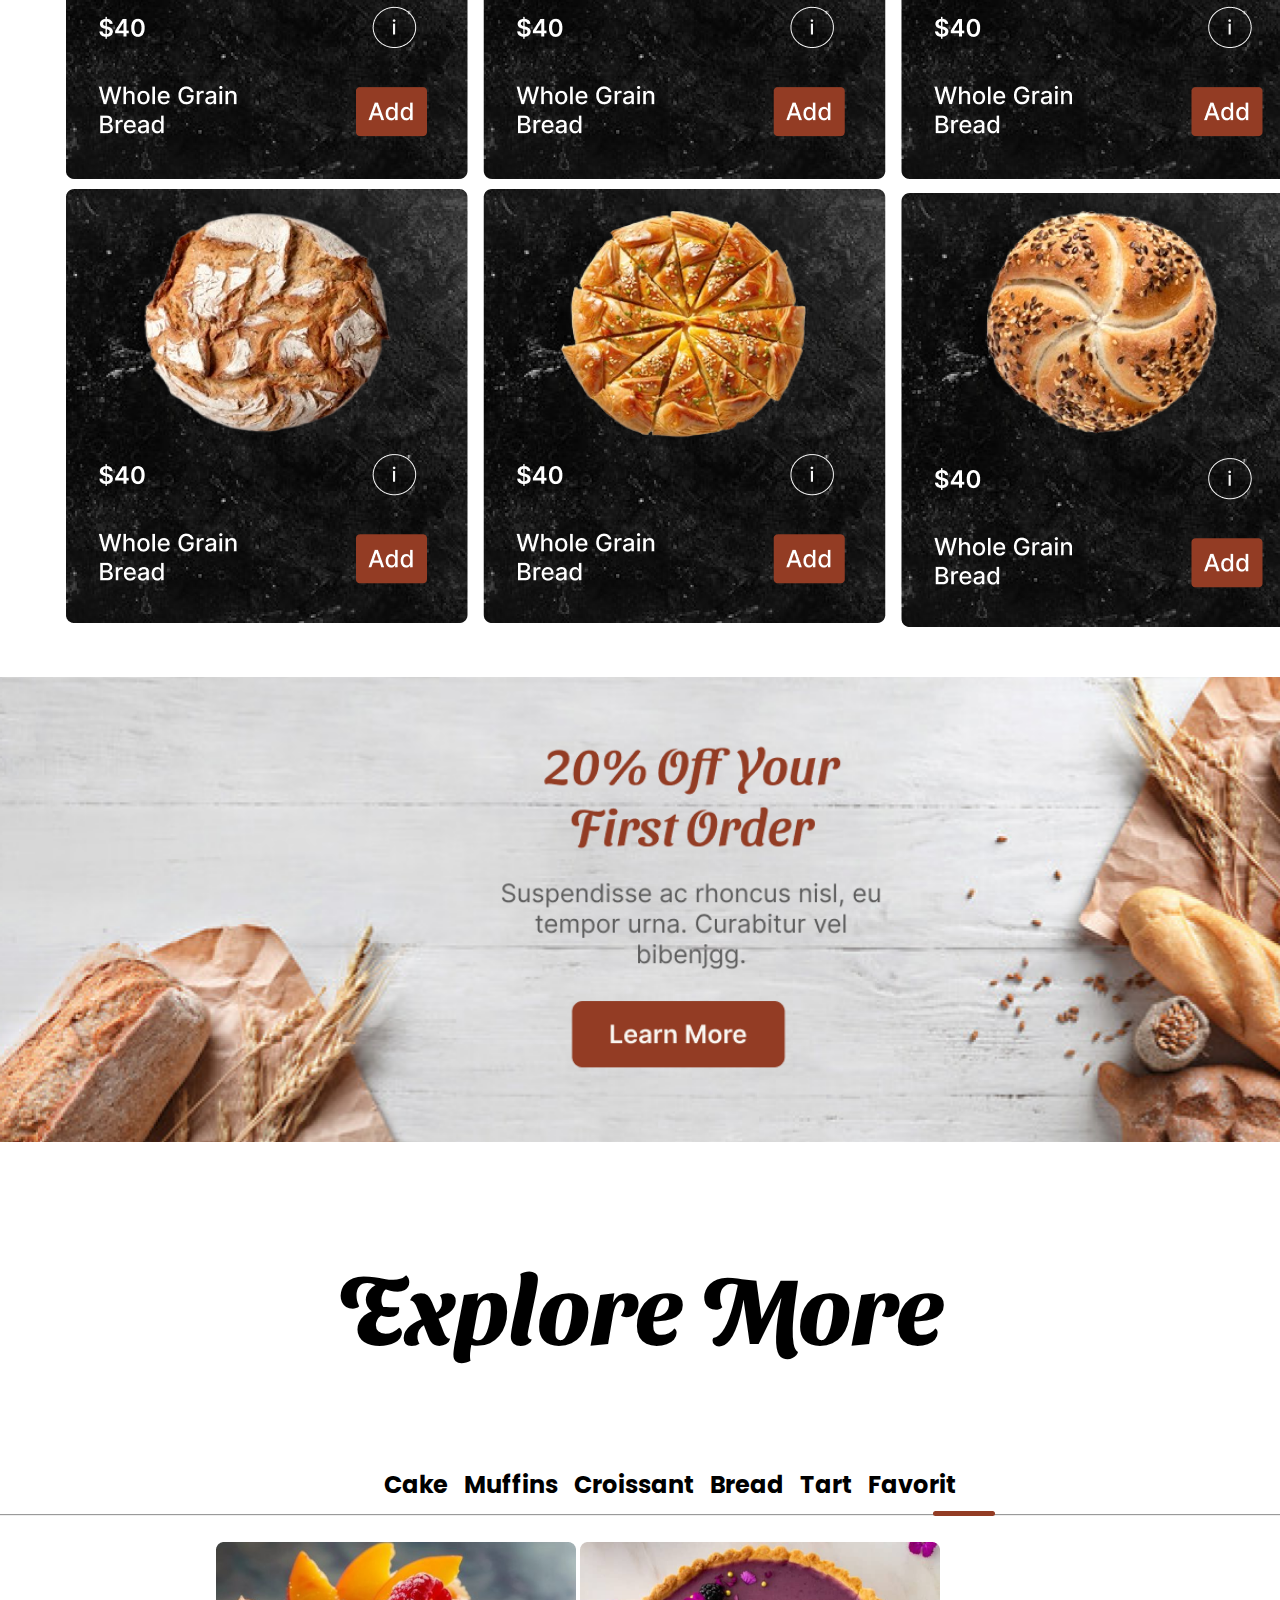
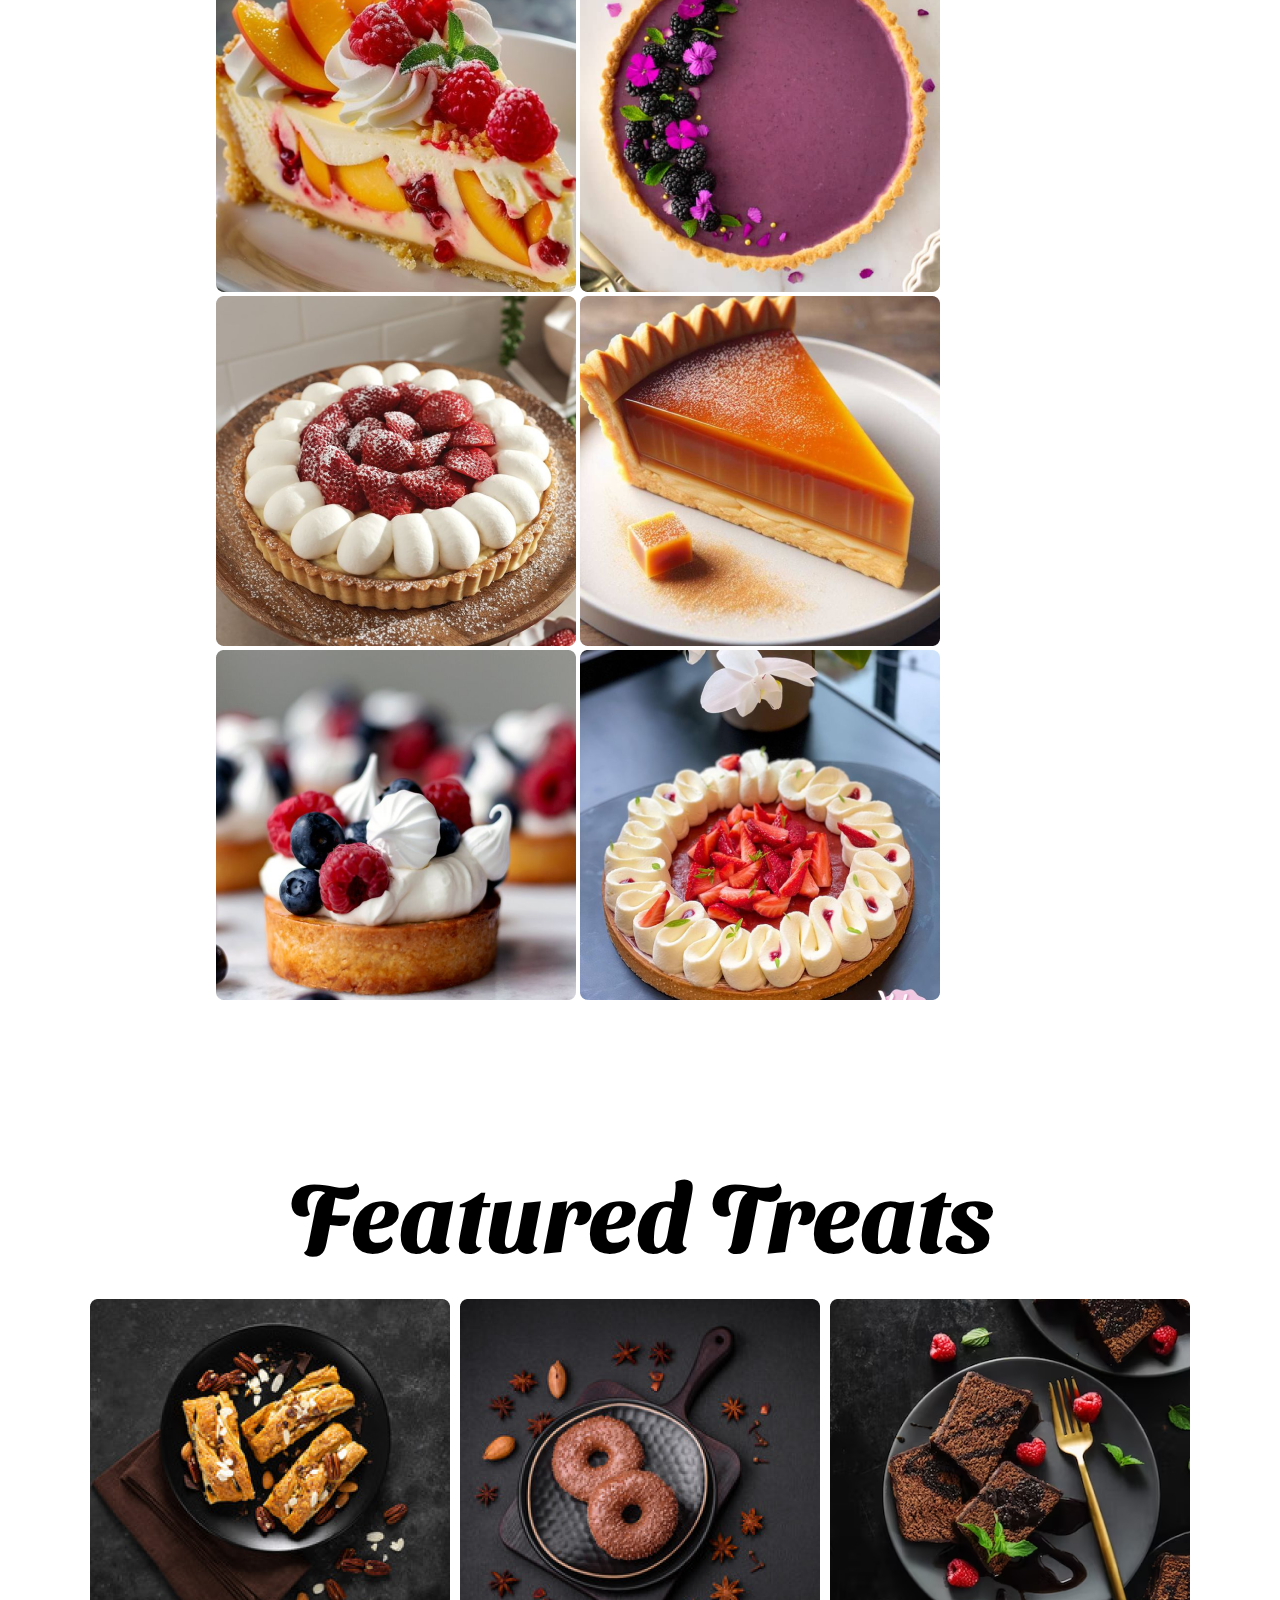
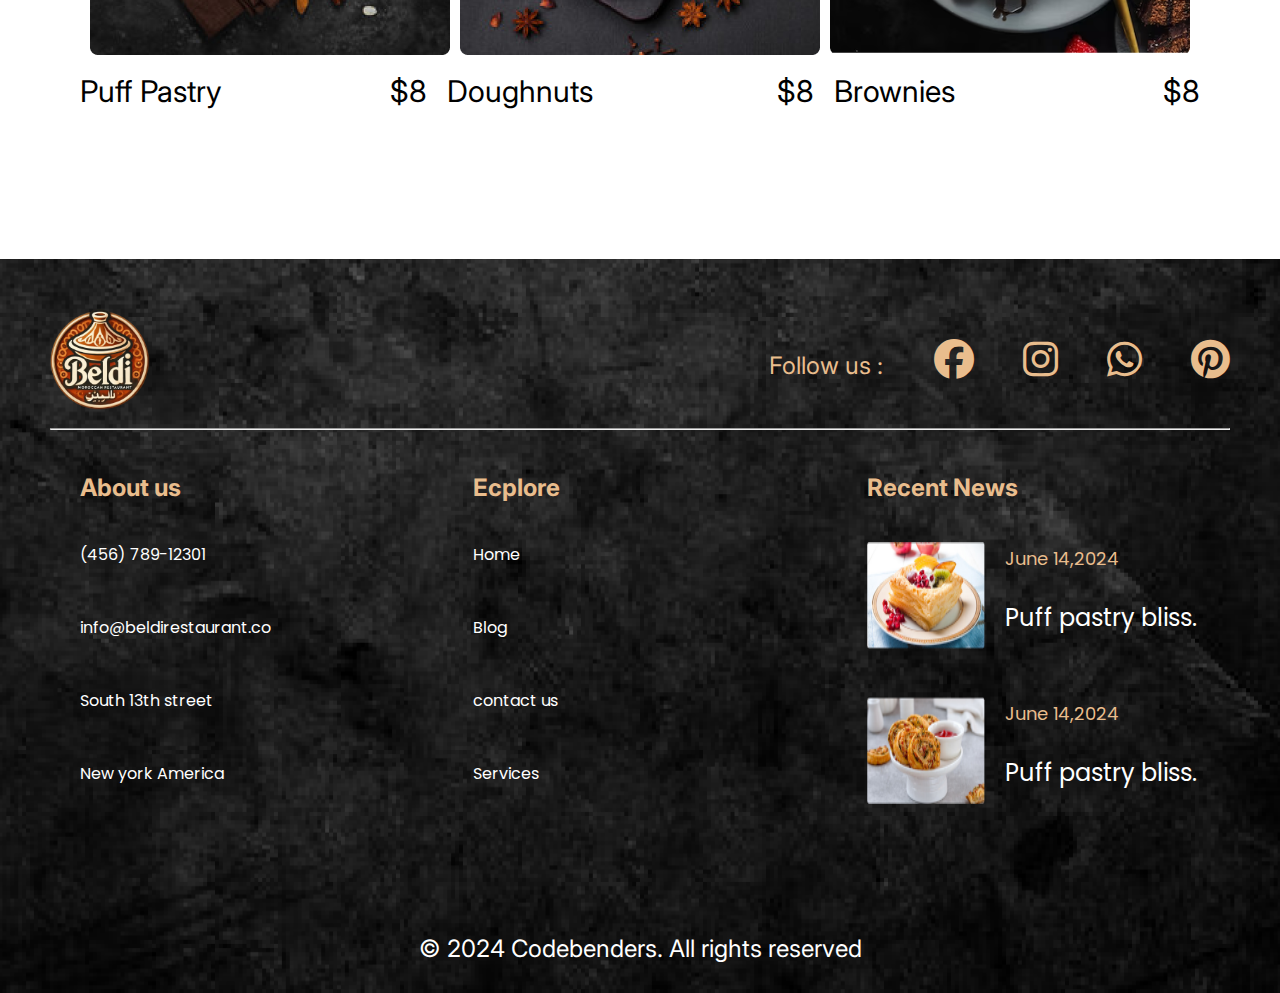
<file: Tart.html>
<!DOCTYPE html>
<html lang="en">
<head>
    <meta charset="UTF-8">
    <meta name="viewport" content="width=device-width, initial-scale=1.0">
    <title>Beldi</title>
    <!-- Css File Link -->
    <link rel="stylesheet" href="css/tart.css">
    <link rel="stylesheet" href="https://cdnjs.cloudflare.com/ajax/libs/font-awesome/6.4.0/css/all.min.css">
    <!-- Google Font -->
    <link rel="preconnect" href="https://fonts.googleapis.com">
    <link rel="preconnect" href="https://fonts.gstatic.com" crossorigin>
    <link href="https://fonts.googleapis.com/css2?family=Sansita+Swashed:wght@300..900&display=swap" rel="stylesheet">
    <link href="https://fonts.googleapis.com/css2?family=Inter:ital,opsz,wght@0,14..32,100..900;1,14..32,100..900&display=swap" rel="stylesheet">
    <link href="https://fonts.googleapis.com/css2?family=Poppins:ital,wght@0,100;0,200;0,300;0,400;0,500;0,600;0,700;0,800;0,900;1,100;1,200;1,300;1,400;1,500;1,600;1,700;1,800;1,900&display=swap" rel="stylesheet">
</head>
<body>
    <div class="home">
        <header>
            <div class="container">
                <div>
                    <img src="img/logo.png" class="logo" alt="Logo">
                </div>
                <nav>
                    <ul>
                        <li><a href="index.html">Home</a></li>
                        <li><a href="Menu.html" class="active">Menu</a></li>
                        <li><a href="contact.html">Contact</a></li>
                        <li><a href="apropos.html">A Propos</a></li>
                    </ul>
                </nav>
            </div>
        </header>
        <section>
            <span>Delicious Cafe</span>
            <h2>Sweet Treats, Perfect Eats</h2>
            <button>Buy Now</button>
            <a href="#">Learn More</a>
        </section>
    </div>
    <div class="menu">
        <div class="title-2">
            <h2>Top Products</h2>
        </div>
        <div class="top-product">
            <div class="top-product-1">
                <img src="img/back.png" alt="">
                <img src="img/back1.png" alt="">
                <img src="img/back2.png" alt="">
            </div>
            <div class="top-product-2">
                <img src="img/back3.png" alt="">
                <img src="img/back4.png" alt="">
                <img src="img/back5.png" alt="">
            </div>
        </div>
        <div class="promo">
             <img src="img/promo.png" alt="" style="width: 758%;">
        </div>
        <div class="title-2">
            <h2>Explore More</h2>
        </div>
        <div class="second-menu">
            <nav class="sous-nav">
                <ul>
                    <li><a href="Menu.html" class="active-2">Cake</a></li>
                    <li><a href="Muffins.html">Muffins</a></li>
                    <li><a href="Croissant.html">Croissant</a></li>
                    <li><a href="Bread.html">Bread</a></li>
                    <li><a href="Tart.html">Tart</a></li>
                    <li><a href="Favorit.html">Favorit</a></li>
                </ul>
                <hr id="pre"><div class="active-2"><hr></div>
            </nav>
            <div class="all-photos">
            <div class="Product-info">
                <img src="img/t1.png" alt="">
                <img src="img/t2.png" alt="">
                <img src="img/t3.png" alt="">
                <img src="img/t4.png" alt="">
                <img src="img/t5.png" alt="">
                <img src="img/t6.png" alt="">
            </div>
            </div>
        </div>
        <div class="title-2">
            <h2>Featured Treats</h2>
        </div>
        <div class="last-menu">
            <div class="last-menu-ph">
                <img src="img/last1.png" alt="">
                <img src="img/last2.png" alt="">
                <img src="img/last3.png" alt="">
            </div>
        </div>
        <div class="last-menu-2">
            <div class="last-menu-tx">
                <pre>Puff Pastry                     $8</pre>
                <pre>Doughnuts                       $8</pre>
                <pre>Brownies                          $8</pre>
            </div>
        </div>
    </div>
    
    <footer>
        <div class="logo-and-social">
            <img src="img/logo.png" alt="">
            <div class="social-icons">
                <p>Follow us : </p>
                <i class="fab fa-facebook"></i>
                <i class="fab fa-instagram"></i>
                <i class="fab fa-whatsapp"></i>
                <i class="fab fa-pinterest"></i>
            </div>
        </div>
        <hr>
        <div class="links">
            <div class="about-us">
                <div class="about-us-title">
                    <h2>About us </h2>
                </div>
                <span>(456) 789-12301</span>
                <span>info@beldirestaurant.co</span>
                <span>South 13th street</span>
                <span>New york America</span>
            </div>
            <div class="explore">
                <div class="explore-title">
                    <h2>Ecplore</h2>
                </div>
                <a href="home.html">Home</a>
                <a href="#">Blog</a>
                <a href="contact.html">contact us</a>
                <a href="#">Services</a>
            </div>
            <div class="recent-posts">
                <div class="recent-posts-title">
                    <h2>Recent News</h2>
                </div>
                <div class="recent">
                    <img src="img/Rectangle 157.png" alt="">
                    <span class="date">
                        <span class="date-1">
                            <p>June 14,2024</p>
                        </span>
                    <span class="name-1">
                        <p>Puff pastry bliss.</p>
                    </span>
                </span>
        
                </div>
                <div style="margin-top: 48px;" class="recent">
                    <img src="img/Rectangle 158.png" alt="">
                    <span class="date">
                        <span class="date-1">
                            <p>June 14,2024</p>
                        </span>
                    <span class="name-1">
                        <p>Puff pastry bliss.</p>
                    </span>
                </span>
        
                </div>
            </div>
        </div>
        <p class="copyright">© 2024 Codebenders. All rights reserved</p>
    </footer>
</body>
</html>
</file>
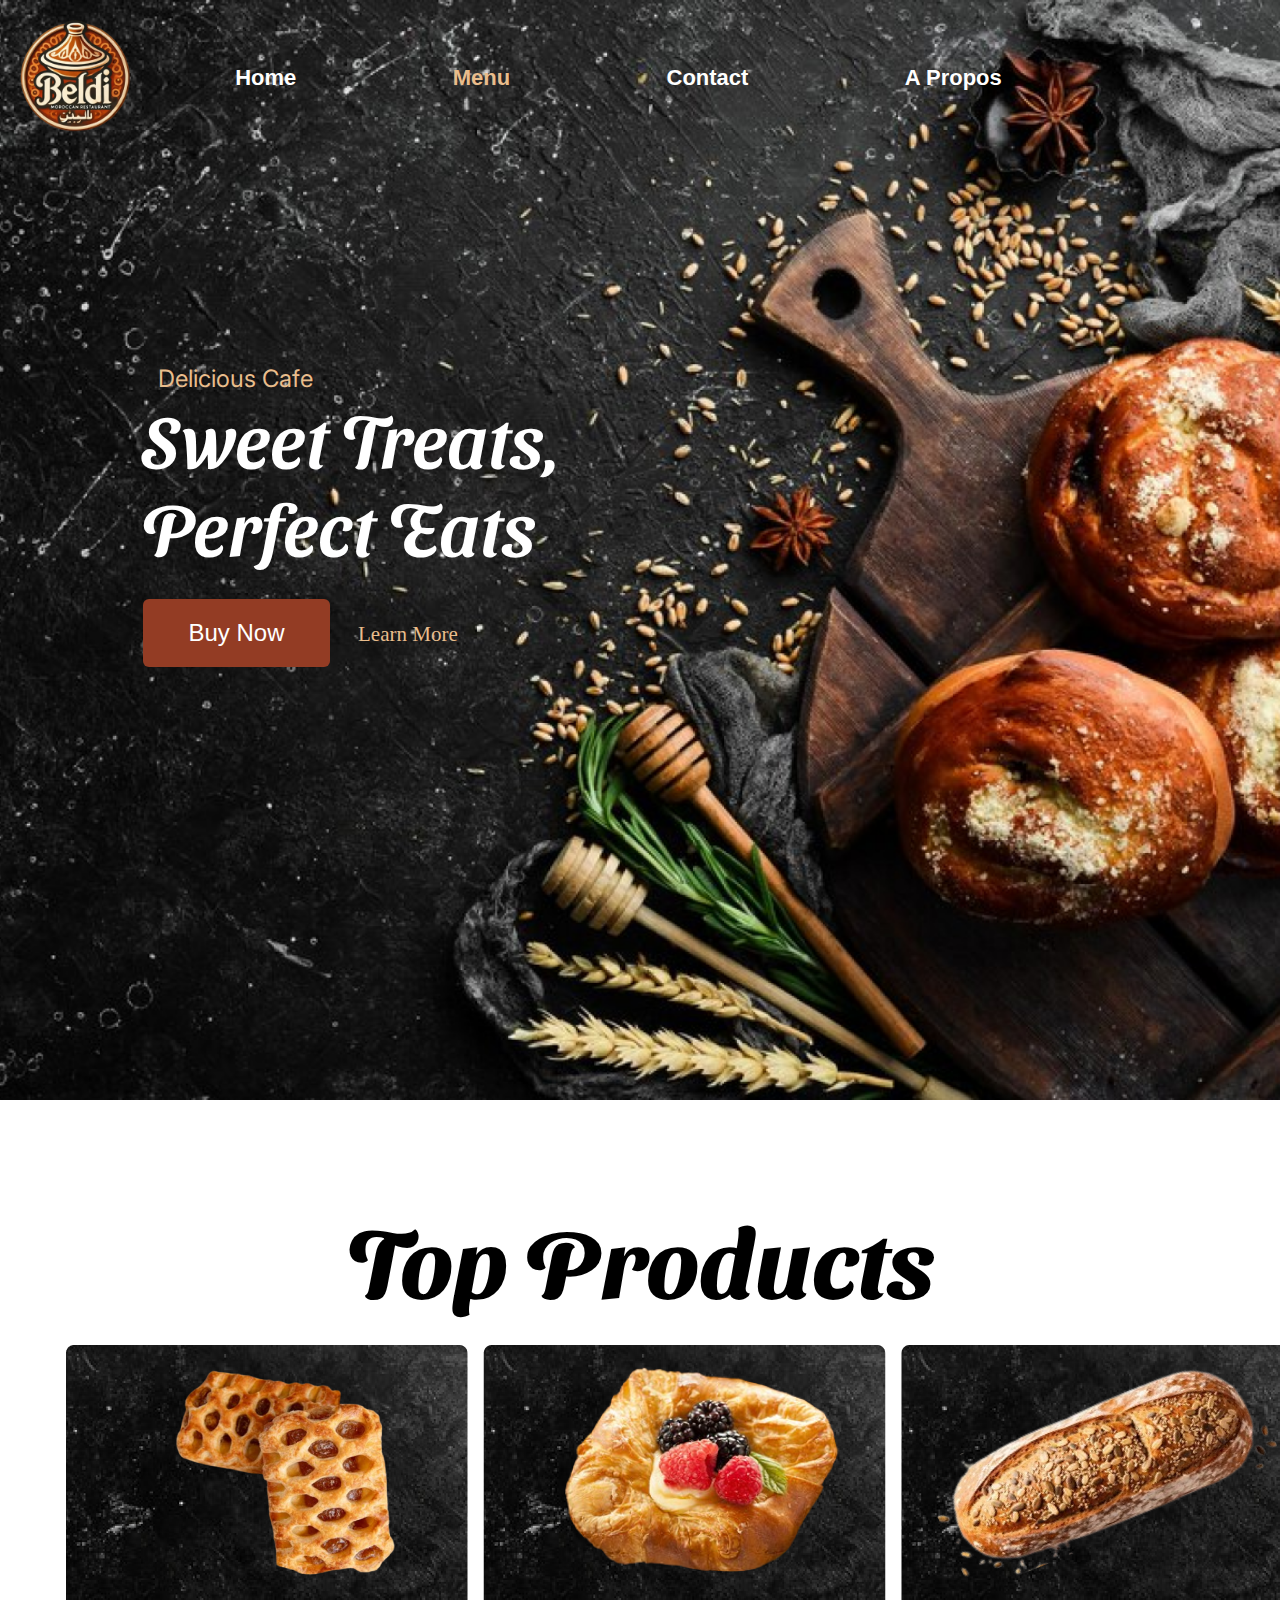
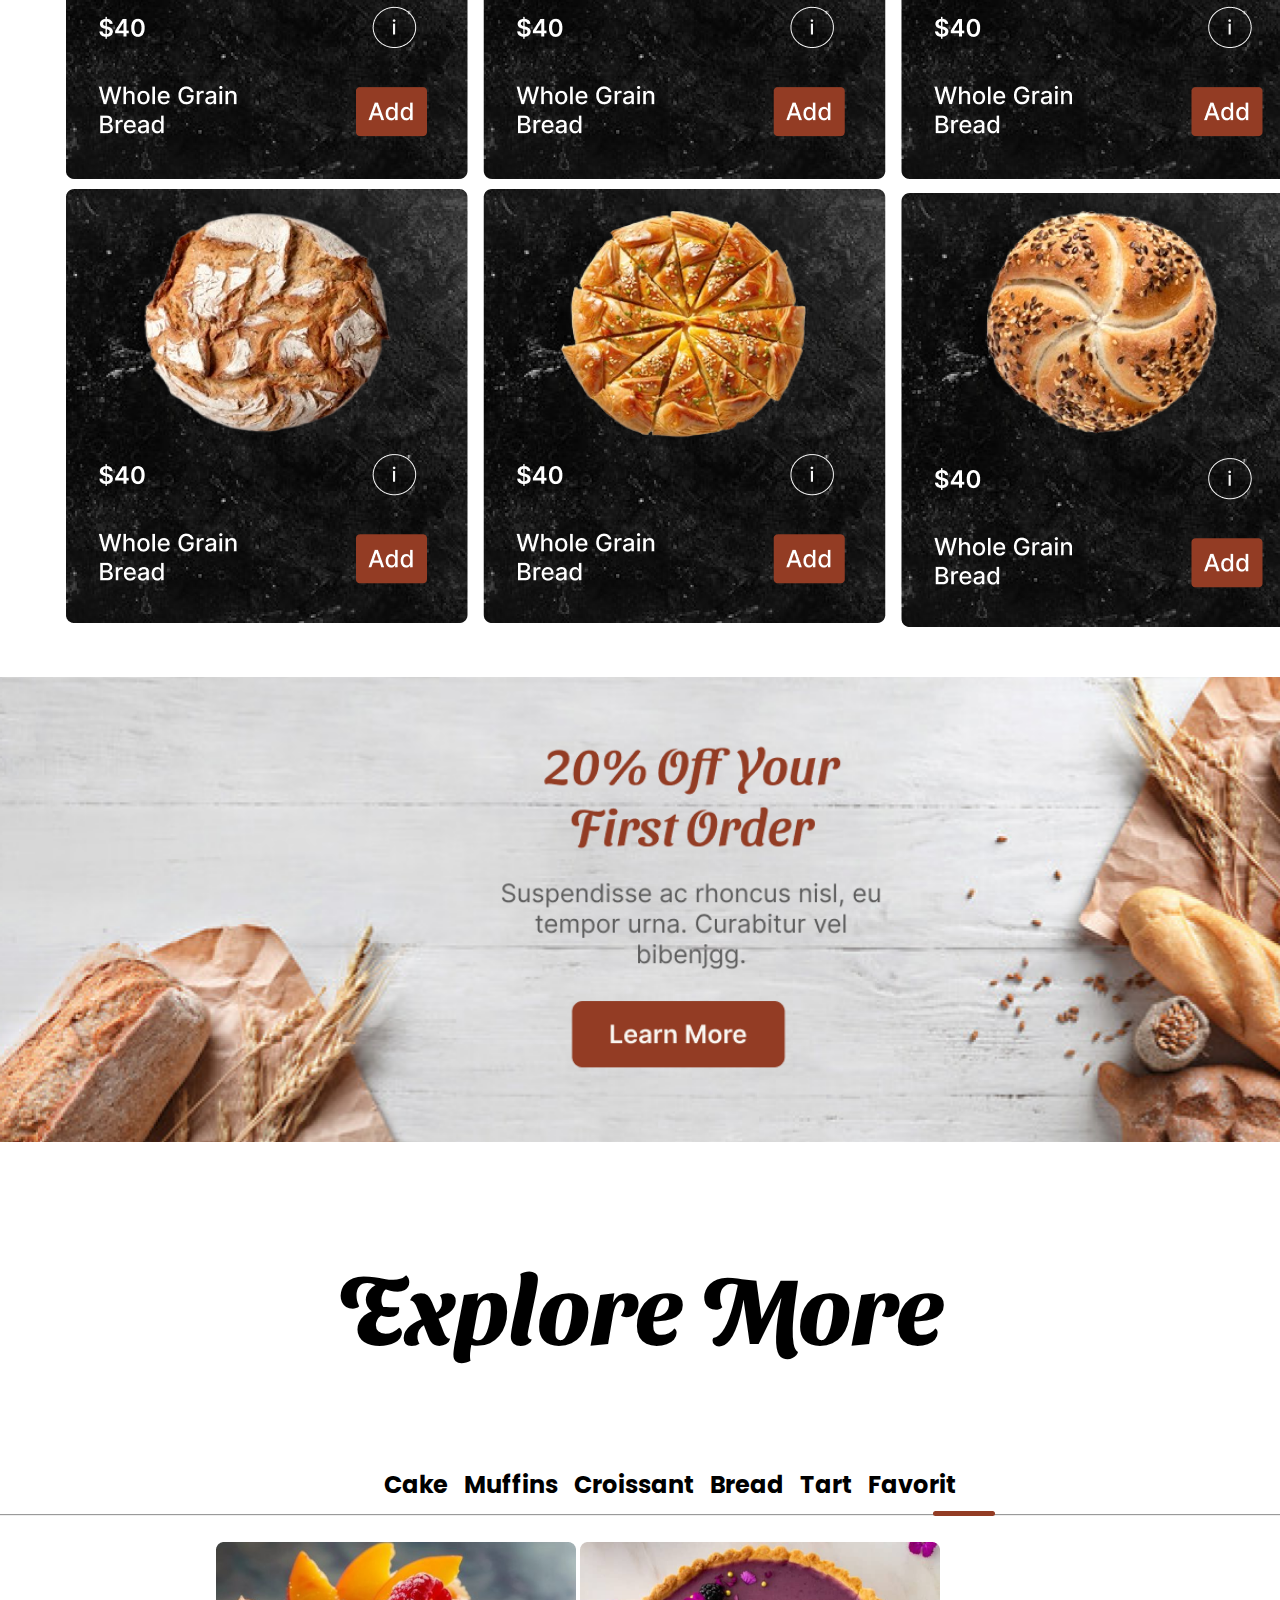
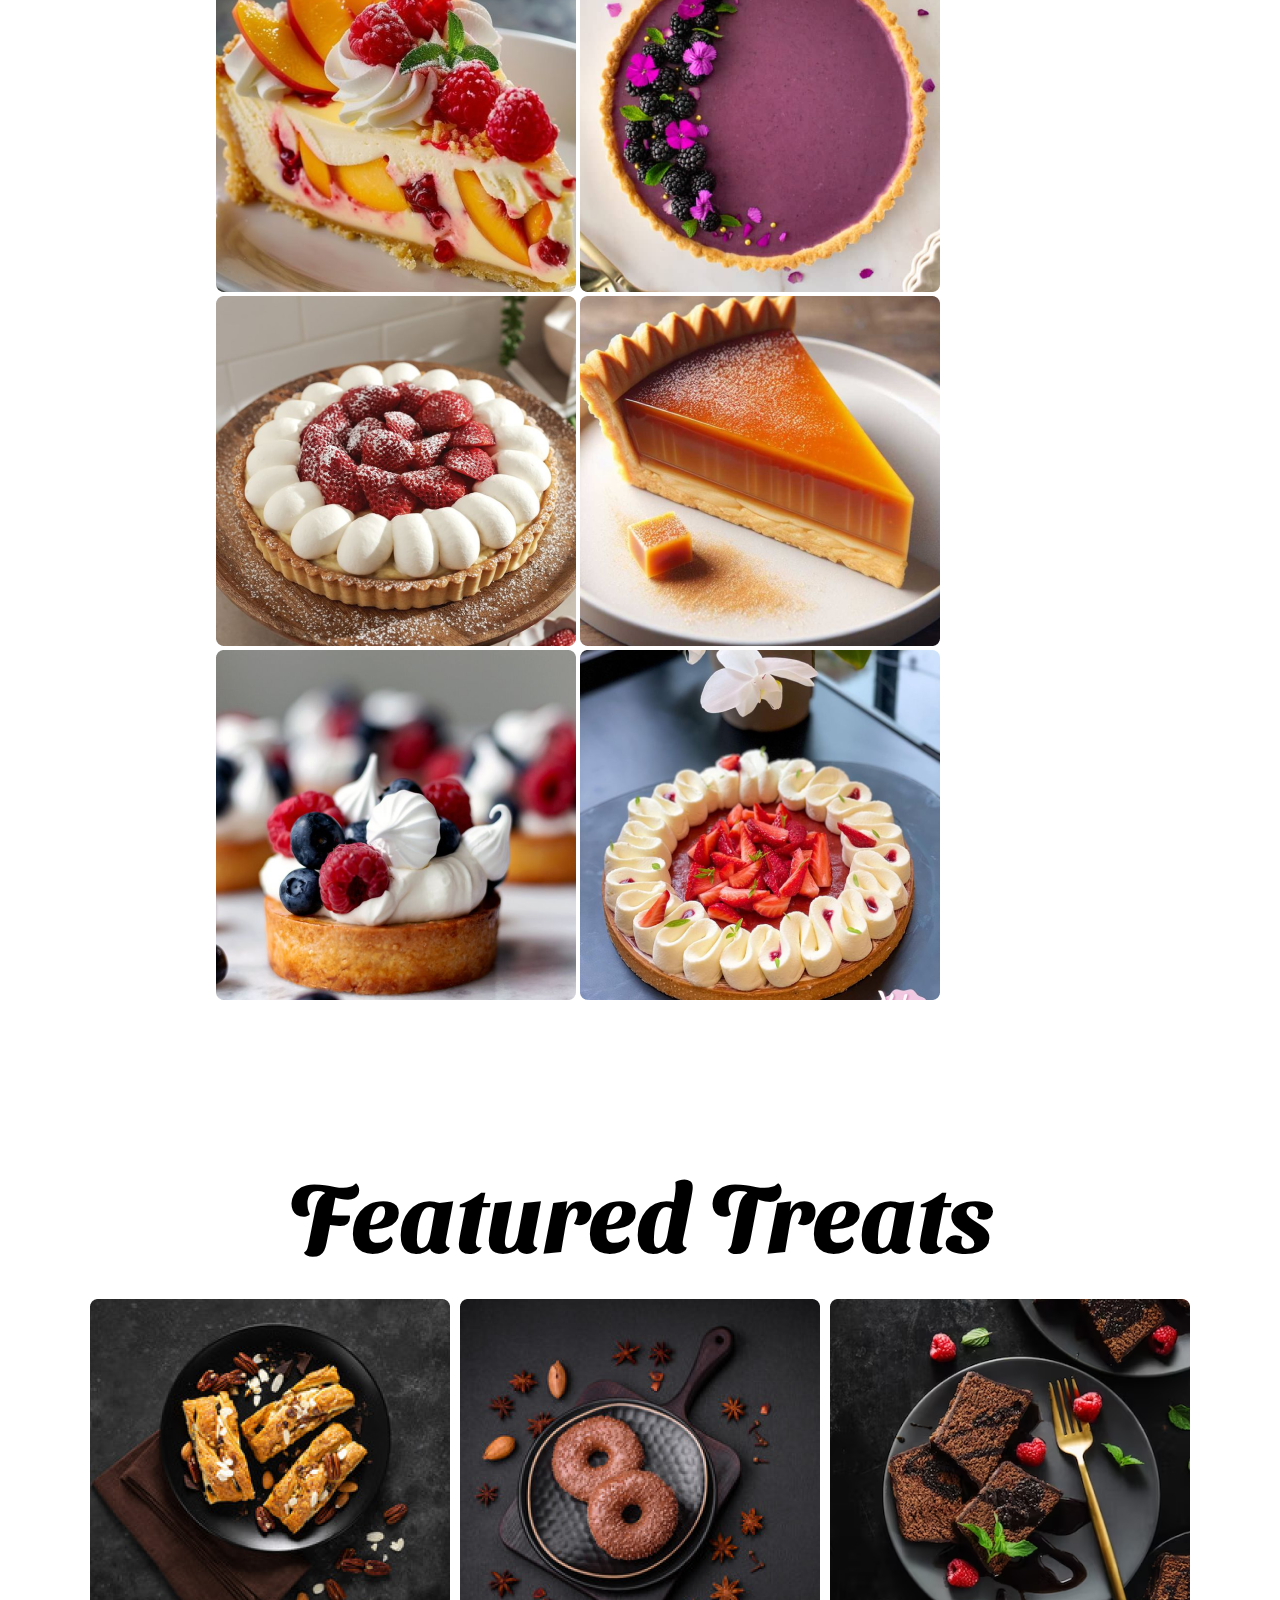
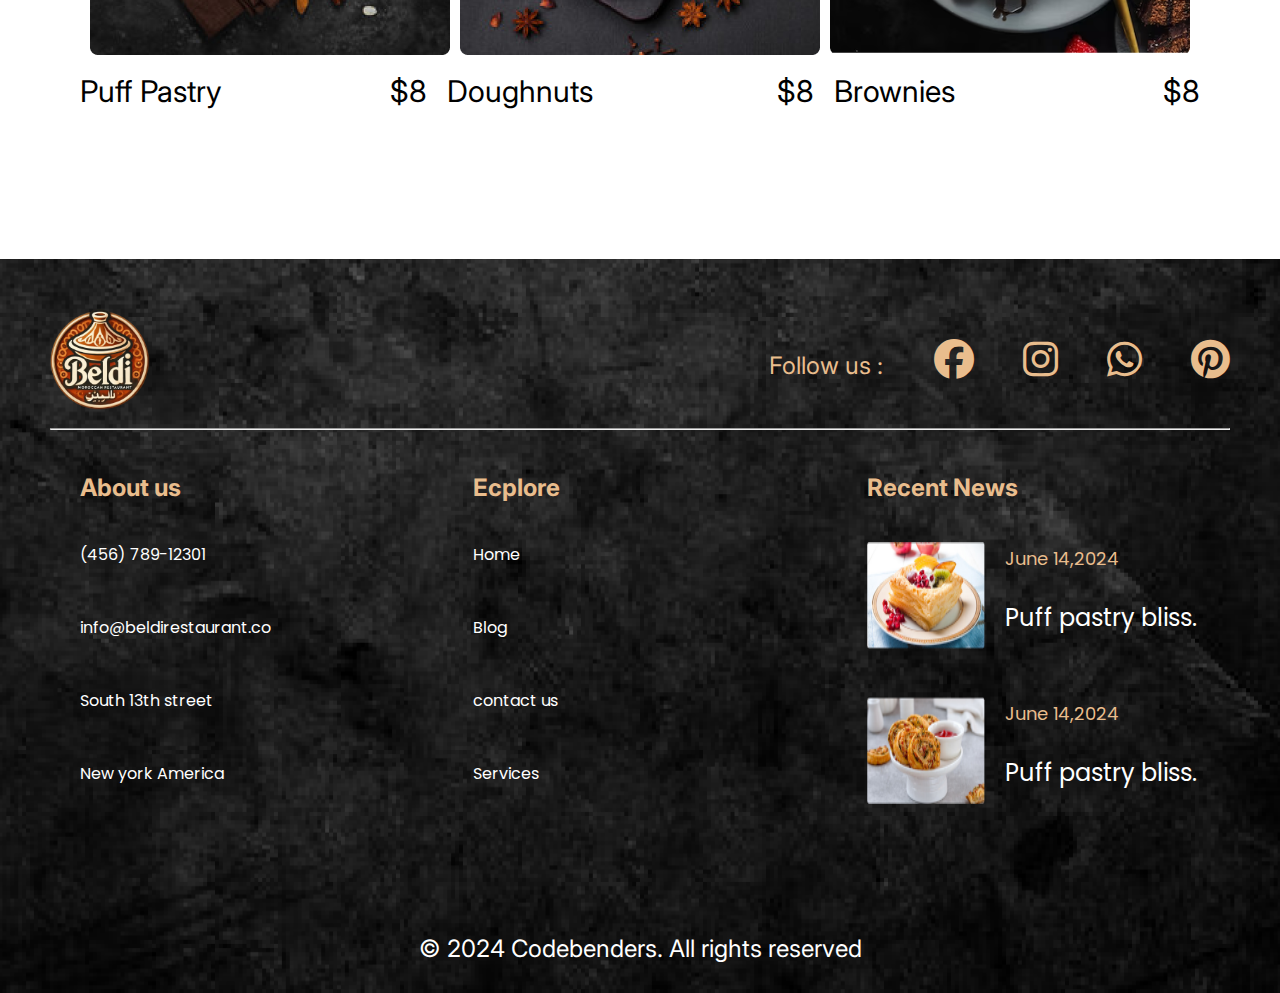
<file: tart.html>
<!DOCTYPE html>
<html lang="en">
<head>
    <meta charset="UTF-8">
    <meta name="viewport" content="width=device-width, initial-scale=1.0">
    <title>Beldi</title>
    <!-- Css File Link -->
    <link rel="stylesheet" href="css/tart.css">
    <link rel="stylesheet" href="https://cdnjs.cloudflare.com/ajax/libs/font-awesome/6.4.0/css/all.min.css">
    <!-- Google Font -->
    <link rel="preconnect" href="https://fonts.googleapis.com">
    <link rel="preconnect" href="https://fonts.gstatic.com" crossorigin>
    <link href="https://fonts.googleapis.com/css2?family=Sansita+Swashed:wght@300..900&display=swap" rel="stylesheet">
    <link href="https://fonts.googleapis.com/css2?family=Inter:ital,opsz,wght@0,14..32,100..900;1,14..32,100..900&display=swap" rel="stylesheet">
    <link href="https://fonts.googleapis.com/css2?family=Poppins:ital,wght@0,100;0,200;0,300;0,400;0,500;0,600;0,700;0,800;0,900;1,100;1,200;1,300;1,400;1,500;1,600;1,700;1,800;1,900&display=swap" rel="stylesheet">
</head>
<body>
    <div class="home">
        <header>
            <div class="container">
                <div>
                    <img src="img/logo.png" class="logo" alt="Logo">
                </div>
                <nav>
                    <ul>
                        <li><a href="index.html">Home</a></li>
                        <li><a href="menu.html" class="active">Menu</a></li>
                        <li><a href="contact.html">Contact</a></li>
                        <li><a href="apropos.html">A Propos</a></li>
                    </ul>
                </nav>
            </div>
        </header>
        <section>
            <span>Delicious Cafe</span>
            <h2>Sweet Treats, Perfect Eats</h2>
            <button>Buy Now</button>
            <a href="#">Learn More</a>
        </section>
    </div>
    <div class="menu">
        <div class="title-2">
            <h2>Top Products</h2>
        </div>
        <div class="top-product">
            <div class="top-product-1">
                <img src="img/back.png" alt="">
                <img src="img/back1.png" alt="">
                <img src="img/back2.png" alt="">
            </div>
            <div class="top-product-2">
                <img src="img/back3.png" alt="">
                <img src="img/back4.png" alt="">
                <img src="img/back5.png" alt="">
            </div>
        </div>
        <div class="promo">
             <img src="img/promo.png" alt="" style="width: 758%;">
        </div>
        <div class="title-2">
            <h2>Explore More</h2>
        </div>
        <div class="second-menu">
            <nav class="sous-nav">
                <ul>
                    <li><a href="menu.html" class="active-2">Cake</a></li>
                    <li><a href="muffins.html">Muffins</a></li>
                    <li><a href="croissant.html">Croissant</a></li>
                    <li><a href="bread.html">Bread</a></li>
                    <li><a href="tart.html">Tart</a></li>
                    <li><a href="favorit.html">Favorit</a></li>
                </ul>
                <hr id="pre"><div class="active-2"><hr></div>
            </nav>
            <div class="all-photos">
            <div class="Product-info">
                <img src="img/t1.png" alt="">
                <img src="img/t2.png" alt="">
                <img src="img/t3.png" alt="">
                <img src="img/t4.png" alt="">
                <img src="img/t5.png" alt="">
                <img src="img/t6.png" alt="">
            </div>
            </div>
        </div>
        <div class="title-2">
            <h2>Featured Treats</h2>
        </div>
        <div class="last-menu">
            <div class="last-menu-ph">
                <img src="img/last1.png" alt="">
                <img src="img/last2.png" alt="">
                <img src="img/last3.png" alt="">
            </div>
        </div>
        <div class="last-menu-2">
            <div class="last-menu-tx">
                <pre>Puff Pastry                     $8</pre>
                <pre>Doughnuts                       $8</pre>
                <pre>Brownies                          $8</pre>
            </div>
        </div>
    </div>
    
    <footer>
        <div class="logo-and-social">
            <img src="img/logo.png" alt="">
            <div class="social-icons">
                <p>Follow us : </p>
                <i class="fab fa-facebook"></i>
                <i class="fab fa-instagram"></i>
                <i class="fab fa-whatsapp"></i>
                <i class="fab fa-pinterest"></i>
            </div>
        </div>
        <hr>
        <div class="links">
            <div class="about-us">
                <div class="about-us-title">
                    <h2>About us </h2>
                </div>
                <span>(456) 789-12301</span>
                <span>info@beldirestaurant.co</span>
                <span>South 13th street</span>
                <span>New york America</span>
            </div>
            <div class="explore">
                <div class="explore-title">
                    <h2>Ecplore</h2>
                </div>
                <a href="home.html">Home</a>
                <a href="#">Blog</a>
                <a href="contact.html">contact us</a>
                <a href="#">Services</a>
            </div>
            <div class="recent-posts">
                <div class="recent-posts-title">
                    <h2>Recent News</h2>
                </div>
                <div class="recent">
                    <img src="img/Rectangle 157.png" alt="">
                    <span class="date">
                        <span class="date-1">
                            <p>June 14,2024</p>
                        </span>
                    <span class="name-1">
                        <p>Puff pastry bliss.</p>
                    </span>
                </span>
        
                </div>
                <div style="margin-top: 48px;" class="recent">
                    <img src="img/Rectangle 158.png" alt="">
                    <span class="date">
                        <span class="date-1">
                            <p>June 14,2024</p>
                        </span>
                    <span class="name-1">
                        <p>Puff pastry bliss.</p>
                    </span>
                </span>
        
                </div>
            </div>
        </div>
        <p class="copyright">© 2024 Codebenders. All rights reserved</p>
    </footer>
</body>
</html>
</file>
<file: css/style.css>
* {
    box-sizing: border-box; 
    margin: 0;
    padding: 0;
    
}

.home {
    background-image: url("../img/background.png");
    width: 100%;
    background-size: cover;
    background-repeat: no-repeat;
    margin: 0;
    min-height: 1100px;
}

.container {
    display: flex;
    flex-direction: row;
    justify-content: space-between;
    align-items: center;
    padding: 20px;
}

.logo {
    width: 111px;
    height: auto;
}

nav {
    margin-right: 150px;
    width: 80%;
    padding: 26px;
    font-size: 22px;
    padding-right: 30px;
}

nav ul {
    display: flex;
    justify-content: space-around;
    list-style-type: none;
}

nav ul a {
    text-decoration: none;
    color: #fff;
    font-weight: bold;
    font-family: 'Lucida Sans', Geneva, Verdana, sans-serif;
    text-transform: capitalize;
}

.active {
    color: #E9BD8C;
}

section {
    position: relative;
    top: 45%;
    margin: 347px 28px;
    padding: 13px;
    top: -152px;
}

section span {
    color: #E9BD8C;
    margin-left: 117px;
    font-size: 24px;
    font-family: "Inter", sans-serif;
}

section h2 {
    color: #fff;
    margin-left: 100px;
    text-transform: capitalize;
    width: 583px;
    font-size: 74px;
    font-family: "Sansita Swashed", system-ui;
    font-weight: 500;
}

section button {
    background-color: #933C24;
    color: #fff;
    text-transform: capitalize;
    padding: 20px;
    border: none;
    border-radius: 6px;
    cursor: pointer;
    font-size: 24px;
    width: 187px;
    size: 152px;
    margin: 30px -91px -1px 102px;
}

section a {
    margin-left: 115px;
    color: #E9BD8C;
    text-transform: capitalize;
    font-size: 21px;
    text-decoration: none;
    margin-top: 100px;
}

footer {
    background-image: url("../img/footerBackground.png");
    width: 100%;
    background-size: cover;
    background-repeat: no-repeat;
    background-position: center;
    padding: 50px 50px 0px 50px;
    color:white;
}
.logo-and-social{
    width: 100%;
    color: white;;
    display: flex;
    justify-content: space-between;
    align-items: center;
}
.logo-and-social img{
    width: 100px;
}
.social-icons  p{
    display: inline;
    font-size: 24px;
    color: #E9BD8D;
    font-family: "Inter", sans-serif;
    
}
.social-icons i{
    margin-left: 45px;
    font-size: 40px;
    color: #E9BD8D;
}
hr{
    margin: 18px 0px;
    color: #E9BD8D;
}
.about-us-title{
    margin-bottom: 40px;
    color: #E9BD8D;
    font-family: "Inter", sans-serif;
}
.about-us span{
    display: block;
    margin-bottom: 48px;
    font-family: "Poppins", sans-serif;
}
.explore-title {
    margin-bottom: 40px;
    color: #E9BD8D;
    font-family: "Inter", sans-serif;
}
.explore a{
    display: block;
    text-decoration: none;
    color:white;
    margin-bottom: 48px;
    font-family: "Poppins", sans-serif;
}
.links{
    width: 100%;
    display: flex;
    justify-content: center;
    margin-top: 43px;
}
.about-us , .explore , .recent-posts{
    width: calc(100%/2);
    padding: 0px 0px 0px 30px;
}
.recent-posts{
    justify-self: flex-end;
}
.recent-posts-title {
    margin-bottom: 40px;
    color: #E9BD8D;
    font-family: "Inter", sans-serif;
}
.recent{
    width: 100%;
    display: flex;
    gap: 20px;
    
}
.date{
    display: block;
    text-decoration: none;
    margin-bottom: 25px;
    margin-top: 20px;
}

.date-1{
    top: -17px;
    position: relative;
    color: #E9BD8D;
    font-size: 18px;
    font-family: "Poppins", sans-serif;
}

.name-1{
    position: relative;
    top: 11px;
    font-size: 24px;
    font-family: "Poppins", sans-serif;
}

.copyright{
    padding: 100px 0px 30px 0px;
    text-align: center;
    font-size: 24px;
    font-family: "Inter", sans-serif;
}

.title{
    padding: 100px 0px 30px 0px;
    text-align: center;
    font-size: 22px;
    font-family: "Inter", sans-serif;
    font-weight: bold;
}

.apropos-img{
    padding-left: 22px;
}

.apropos-part-1{
    display: flex;
    flex-direction: row;
}

.information {
    position: relative;
    top: 60px;
    font-family: "Inter", sans-serif;
    font-size: 30px;
    margin-left: -295px;

}

.apropos-img2{
    display: block;
    margin-left: auto;
    margin-right: auto;
    width: 70%;
    padding-top: 79px;
}

.information2{
    text-align: center;
    font-family: "Inter", sans-serif;
    font-size: 30px;
    padding-top: 12px;
}

.title-2{
    padding: 100px 0px 30px 0px;
    text-align: center;
    font-size: 64px;
    font-family: "Sansita Swashed", system-ui;
    font-weight: bold;
}

.top-product-1 {
    display: grid;
    grid-template-columns: repeat(3, 1fr);
    gap: 15px;
    margin-left: 66px;
    cursor: pointer;
  }

.top-product-2 {
    display: grid;
    grid-template-columns: repeat(3, 1fr);
    gap: 15px;
    margin-left: 66px;
    margin-top: 10px;
    cursor: pointer;
  }

.promo{
    width: 200px;
    background-repeat: no-repeat;
    background-size: cover;
    background-position: center;
    margin-top: 50px;
}
.second-menu{
    padding: 50px;
}

.sous-nav a{
    color: black;
    font-family: "Poppins", sans-serif;
    font-size: 24px;
 }

.sous-nav ul{
    text-align: center;
    padding-left: 300px;
}

#pre{
    margin: 12px -364px -25px;
    color: #E9BD8D;
}

.active-2 hr{
    border: none;
    height: 5px;
    background-color: #933C24;
    width: 8%;
    margin: 20px auto auto 320px;
    border-radius: 10px;
}
.all-photos{
    padding: 0px 0px 0px 166px
}
.product-info {
    display: grid;
    grid-template-columns: repeat(3, 1fr);
    gap: 10px;
    justify-content: center;
    width: 74%;
  }

.last-menu{
    display: flex;
    justify-content: center;
}

.last-menu-ph {
    display: grid;
    grid-template-columns: repeat(3, 1fr);
    gap: 10px;
    justify-content: center;
    width: 74%;
}

.last-menu-2{
    display: flex;
    justify-content: center;
}

.last-menu-tx {
    display: grid;
    grid-template-columns: repeat(3, 1fr);
    gap: 20px;
    justify-content: center;
    width: 74%;
  }

.last-menu-tx pre{
    font-family: "Inter", sans-serif;
    font-size: 30px;
    padding-top: 18px;
    padding-bottom: 150px;
  }
 .contact{
    background-color: #D9D9D9;
    padding-bottom: 250px;
 }

  .title-3{
    text-align: center;
    font-size: 22px;
    font-family: "Inter", sans-serif;
    font-weight: bold;
    padding-top: 300px;
  }
  .p{
    font-family: "Inter", sans-serif;
    text-align: center;
    font-size: 22px;
    padding-right: 200px;
    padding-top: 30px;
    padding-bottom: 150px;
  }

.cont-title{
    color: black;
    font-family: "Poppins", sans-serif;
    font-size: 60px;
    text-align: center;
    background-color: #ffffff;
    margin: 0px 200px
}

.p1{
    color: black;
    font-family: "Poppins", sans-serif;
    font-size: 24px;
    text-align: center;
    background-color: #ffffff;
    margin: 0px 200px
}
form {
    background-color: #ffffff;
    margin: 0px 200px;
    padding: 10px;
}
form input{
    display: block;
    width: 66%;
    margin-bottom: 10px;
    padding: 20px;
    border: 1px solid #747474;
    background-color: #ffffff;
    color: #333;
    margin: 20px 200px
    
}
form textarea{
    display: block;
    width: 66%;
    margin-bottom: 10px;
    padding: 40px;
    border: 1px solid #747474;
    background-color: #ffffff;
    color: #333;
    margin: 20px 200px;
    padding: 10px 10px 100px 20px;
    
}

form button{
    display: flex;
    margin: 0px 45%;
    background-color: #4387F2;
    color: #ffffff;
    padding: 20px 40px;
    outline: none;
    font-size: 24px;
    border: 0px;
}
</file>
<file: css/Bread.css>
* {
    box-sizing: border-box; 
    margin: 0;
    padding: 0;
}

.home {
    background-image: url("../img/background.png");
    width: 100%;
    background-size: cover;
    background-repeat: no-repeat;
    margin: 0;
    min-height: 1100px;
}

.container {
    display: flex;
    flex-direction: row;
    justify-content: space-between;
    align-items: center;
    padding: 20px;
}

.logo {
    width: 111px;
    height: auto;
}

nav {
    margin-right: 150px;
    width: 80%;
    padding: 26px;
    font-size: 22px;
    padding-right: 30px;
}

nav ul {
    display: flex;
    justify-content: space-around;
    list-style-type: none;
}

nav ul a {
    text-decoration: none;
    color: #fff;
    font-weight: bold;
    font-family: 'Lucida Sans', Geneva, Verdana, sans-serif;
    text-transform: capitalize;
}

.active {
    color: #E9BD8C;
}

section {
    position: relative;
    top: 45%;
    margin: 347px 28px;
    padding: 13px;
    top: -152px;
}

section span {
    color: #E9BD8C;
    margin-left: 117px;
    font-size: 24px;
    font-family: "Inter", sans-serif;
}

section h2 {
    color: #fff;
    margin-left: 100px;
    text-transform: capitalize;
    width: 583px;
    font-size: 74px;
    font-family: "Sansita Swashed", system-ui;
    font-weight: 500;
}

section button {
    background-color: #933C24;
    color: #fff;
    text-transform: capitalize;
    padding: 20px;
    border: none;
    border-radius: 6px;
    cursor: pointer;
    font-size: 24px;
    width: 187px;
    size: 152px;
    margin: 30px -91px -1px 102px;
}

section a {
    margin-left: 115px;
    color: #E9BD8C;
    text-transform: capitalize;
    font-size: 21px;
    text-decoration: none;
    margin-top: 100px;
}

footer {
    background-image: url("../img/footerBackground.png");
    width: 100%;
    background-size: cover;
    background-repeat: no-repeat;
    background-position: center;
    padding: 50px 50px 0px 50px;
    color:white;
}
.logo-and-social{
    width: 100%;
    color: white;;
    display: flex;
    justify-content: space-between;
    align-items: center;
}
.logo-and-social img{
    width: 100px;
}
.social-icons  p{
    display: inline;
    font-size: 24px;
    color: #E9BD8D;
    font-family: "Inter", sans-serif;
    
}
.social-icons i{
    margin-left: 45px;
    font-size: 40px;
    color: #E9BD8D;
}
hr{
    margin: 18px 0px;
    color: #E9BD8D;
}
.about-us-title{
    margin-bottom: 40px;
    color: #E9BD8D;
    font-family: "Inter", sans-serif;
}
.about-us span{
    display: block;
    margin-bottom: 48px;
    font-family: "Poppins", sans-serif;
}
.explore-title {
    margin-bottom: 40px;
    color: #E9BD8D;
    font-family: "Inter", sans-serif;
}
.explore a{
    display: block;
    text-decoration: none;
    color:white;
    margin-bottom: 48px;
    font-family: "Poppins", sans-serif;
}
.links{
    width: 100%;
    display: flex;
    justify-content: center;
    margin-top: 43px;
}
.about-us , .explore , .recent-posts{
    width: calc(100%/2);
    padding: 0px 0px 0px 30px;
}
.recent-posts{
    justify-self: flex-end;
}
.recent-posts-title {
    margin-bottom: 40px;
    color: #E9BD8D;
    font-family: "Inter", sans-serif;
}
.recent{
    width: 100%;
    display: flex;
    gap: 20px;
    
}
.date{
    display: block;
    text-decoration: none;
    margin-bottom: 25px;
    margin-top: 20px;
}

.date-1{
    top: -17px;
    position: relative;
    color: #E9BD8D;
    font-size: 18px;
    font-family: "Poppins", sans-serif;
}

.name-1{
    position: relative;
    top: 11px;
    font-size: 24px;
    font-family: "Poppins", sans-serif;
}

.copyright{
    padding: 100px 0px 30px 0px;
    text-align: center;
    font-size: 24px;
    font-family: "Inter", sans-serif;
}

.title{
    padding: 100px 0px 30px 0px;
    text-align: center;
    font-size: 22px;
    font-family: "Inter", sans-serif;
    font-weight: bold;
}

.apropos-img{
    padding-left: 22px;
}

.apropos-part-1{
    display: flex;
    flex-direction: row;
}

.information {
    position: relative;
    top: 60px;
    font-family: "Inter", sans-serif;
    font-size: 30px;
    margin-left: -295px;

}

.apropos-img2{
    display: block;
    margin-left: auto;
    margin-right: auto;
    width: 70%;
    padding-top: 79px;
}

.information2{
    text-align: center;
    font-family: "Inter", sans-serif;
    font-size: 30px;
    padding-top: 12px;
}

.title-2{
    padding: 100px 0px 30px 0px;
    text-align: center;
    font-size: 64px;
    font-family: "Sansita Swashed", system-ui;
    font-weight: bold;
}

.top-product-1 {
    display: grid;
    grid-template-columns: repeat(3, 1fr);
    gap: 15px;
    margin-left: 66px;
    cursor: pointer;
  }

.top-product-2 {
    display: grid;
    grid-template-columns: repeat(3, 1fr);
    gap: 15px;
    margin-left: 66px;
    margin-top: 10px;
    cursor: pointer;
  }

.promo{
    width: 200px;
    background-repeat: no-repeat;
    background-size: cover;
    background-position: center;
    margin-top: 50px;
}
.second-menu{
    padding: 50px;
}

.sous-nav a{
    color: black;
    font-family: "Poppins", sans-serif;
    font-size: 24px;
 }

.sous-nav ul{
    text-align: center;
    padding-left: 300px;
}

#pre{
    margin: 12px -364px -25px;
    color: #E9BD8D;
}

.active-2 hr{
    border: none;
    height: 5px;
    background-color: #933C24;
    width: 9%;
    margin: 20px auto auto 737px;
    border-radius: 10px;
}
.all-photos{
    padding: 0px 0px 0px 166px
}
.product-info {
    display: grid;
    grid-template-columns: repeat(3, 1fr);
    gap: 10px;
    justify-content: center;
    width: 74%;
  }

.last-menu{
    display: flex;
    justify-content: center;
}

.last-menu-ph {
    display: grid;
    grid-template-columns: repeat(3, 1fr);
    gap: 10px;
    justify-content: center;
    width: 74%;
}

.last-menu-2{
    display: flex;
    justify-content: center;
}

.last-menu-tx {
    display: grid;
    grid-template-columns: repeat(3, 1fr);
    gap: 20px;
    justify-content: center;
    width: 74%;
  }

.last-menu-tx pre{
    font-family: "Inter", sans-serif;
    font-size: 30px;
    padding-top: 18px;
    padding-bottom: 150px;
  }
</file>
<file: css/croissant.css>
* {
    box-sizing: border-box; 
    margin: 0;
    padding: 0;
}

.home {
    background-image: url("../img/background.png");
    width: 100%;
    background-size: cover;
    background-repeat: no-repeat;
    margin: 0;
    min-height: 1100px;
}

.container {
    display: flex;
    flex-direction: row;
    justify-content: space-between;
    align-items: center;
    padding: 20px;
}

.logo {
    width: 111px;
    height: auto;
}

nav {
    margin-right: 150px;
    width: 80%;
    padding: 26px;
    font-size: 22px;
    padding-right: 30px;
}

nav ul {
    display: flex;
    justify-content: space-around;
    list-style-type: none;
}

nav ul a {
    text-decoration: none;
    color: #fff;
    font-weight: bold;
    font-family: 'Lucida Sans', Geneva, Verdana, sans-serif;
    text-transform: capitalize;
}

.active {
    color: #E9BD8C;
}

section {
    position: relative;
    top: 45%;
    margin: 347px 28px;
    padding: 13px;
    top: -152px;
}

section span {
    color: #E9BD8C;
    margin-left: 117px;
    font-size: 24px;
    font-family: "Inter", sans-serif;
}

section h2 {
    color: #fff;
    margin-left: 100px;
    text-transform: capitalize;
    width: 583px;
    font-size: 74px;
    font-family: "Sansita Swashed", system-ui;
    font-weight: 500;
}

section button {
    background-color: #933C24;
    color: #fff;
    text-transform: capitalize;
    padding: 20px;
    border: none;
    border-radius: 6px;
    cursor: pointer;
    font-size: 24px;
    width: 187px;
    size: 152px;
    margin: 30px -91px -1px 102px;
}

section a {
    margin-left: 115px;
    color: #E9BD8C;
    text-transform: capitalize;
    font-size: 21px;
    text-decoration: none;
    margin-top: 100px;
}

footer {
    background-image: url("../img/footerBackground.png");
    width: 100%;
    background-size: cover;
    background-repeat: no-repeat;
    background-position: center;
    padding: 50px 50px 0px 50px;
    color:white;
}
.logo-and-social{
    width: 100%;
    color: white;;
    display: flex;
    justify-content: space-between;
    align-items: center;
}
.logo-and-social img{
    width: 100px;
}
.social-icons  p{
    display: inline;
    font-size: 24px;
    color: #E9BD8D;
    font-family: "Inter", sans-serif;
    
}
.social-icons i{
    margin-left: 45px;
    font-size: 40px;
    color: #E9BD8D;
}
hr{
    margin: 18px 0px;
    color: #E9BD8D;
}
.about-us-title{
    margin-bottom: 40px;
    color: #E9BD8D;
    font-family: "Inter", sans-serif;
}
.about-us span{
    display: block;
    margin-bottom: 48px;
    font-family: "Poppins", sans-serif;
}
.explore-title {
    margin-bottom: 40px;
    color: #E9BD8D;
    font-family: "Inter", sans-serif;
}
.explore a{
    display: block;
    text-decoration: none;
    color:white;
    margin-bottom: 48px;
    font-family: "Poppins", sans-serif;
}
.links{
    width: 100%;
    display: flex;
    justify-content: center;
    margin-top: 43px;
}
.about-us , .explore , .recent-posts{
    width: calc(100%/2);
    padding: 0px 0px 0px 30px;
}
.recent-posts{
    justify-self: flex-end;
}
.recent-posts-title {
    margin-bottom: 40px;
    color: #E9BD8D;
    font-family: "Inter", sans-serif;
}
.recent{
    width: 100%;
    display: flex;
    gap: 20px;
    
}
.date{
    display: block;
    text-decoration: none;
    margin-bottom: 25px;
    margin-top: 20px;
}

.date-1{
    top: -17px;
    position: relative;
    color: #E9BD8D;
    font-size: 18px;
    font-family: "Poppins", sans-serif;
}

.name-1{
    position: relative;
    top: 11px;
    font-size: 24px;
    font-family: "Poppins", sans-serif;
}

.copyright{
    padding: 100px 0px 30px 0px;
    text-align: center;
    font-size: 24px;
    font-family: "Inter", sans-serif;
}

.title{
    padding: 100px 0px 30px 0px;
    text-align: center;
    font-size: 22px;
    font-family: "Inter", sans-serif;
    font-weight: bold;
}

.apropos-img{
    padding-left: 22px;
}

.apropos-part-1{
    display: flex;
    flex-direction: row;
}

.information {
    position: relative;
    top: 60px;
    font-family: "Inter", sans-serif;
    font-size: 30px;
    margin-left: -295px;

}

.apropos-img2{
    display: block;
    margin-left: auto;
    margin-right: auto;
    width: 70%;
    padding-top: 79px;
}

.information2{
    text-align: center;
    font-family: "Inter", sans-serif;
    font-size: 30px;
    padding-top: 12px;
}

.title-2{
    padding: 100px 0px 30px 0px;
    text-align: center;
    font-size: 64px;
    font-family: "Sansita Swashed", system-ui;
    font-weight: bold;
}

.top-product-1 {
    display: grid;
    grid-template-columns: repeat(3, 1fr);
    gap: 15px;
    margin-left: 66px;
    cursor: pointer;
  }

.top-product-2 {
    display: grid;
    grid-template-columns: repeat(3, 1fr);
    gap: 15px;
    margin-left: 66px;
    margin-top: 10px;
    cursor: pointer;
  }

.promo{
    width: 200px;
    background-repeat: no-repeat;
    background-size: cover;
    background-position: center;
    margin-top: 50px;
}
.second-menu{
    padding: 50px;
}

.sous-nav a{
    color: black;
    font-family: "Poppins", sans-serif;
    font-size: 24px;
 }

.sous-nav ul{
    text-align: center;
    padding-left: 300px;
}

#pre{
    margin: 12px -364px -25px;
    color: #E9BD8D;
}

.active-2 hr{
    border: none;
    height: 5px;
    background-color: #933C24;
    width: 12%;
    margin: 20px auto auto 574px;
    border-radius: 10px;
}
.all-photos{
    padding: 0px 0px 0px 166px
}
.product-info {
    display: grid;
    grid-template-columns: repeat(3, 1fr);
    gap: 10px;
    justify-content: center;
    width: 74%;
  }

.last-menu{
    display: flex;
    justify-content: center;
}

.last-menu-ph {
    display: grid;
    grid-template-columns: repeat(3, 1fr);
    gap: 10px;
    justify-content: center;
    width: 74%;
}

.last-menu-2{
    display: flex;
    justify-content: center;
}

.last-menu-tx {
    display: grid;
    grid-template-columns: repeat(3, 1fr);
    gap: 20px;
    justify-content: center;
    width: 74%;
  }

.last-menu-tx pre{
    font-family: "Inter", sans-serif;
    font-size: 30px;
    padding-top: 18px;
    padding-bottom: 150px;
  }
</file>
<file: css/Muffins.css>
* {
    box-sizing: border-box; 
    margin: 0;
    padding: 0;
}

.home {
    background-image: url("../img/background.png");
    width: 100%;
    background-size: cover;
    background-repeat: no-repeat;
    margin: 0;
    min-height: 1100px;
}

.container {
    display: flex;
    flex-direction: row;
    justify-content: space-between;
    align-items: center;
    padding: 20px;
}

.logo {
    width: 111px;
    height: auto;
}

nav {
    margin-right: 150px;
    width: 80%;
    padding: 26px;
    font-size: 22px;
    padding-right: 30px;
}

nav ul {
    display: flex;
    justify-content: space-around;
    list-style-type: none;
}

nav ul a {
    text-decoration: none;
    color: #fff;
    font-weight: bold;
    font-family: 'Lucida Sans', Geneva, Verdana, sans-serif;
    text-transform: capitalize;
}

.active {
    color: #E9BD8C;
}

section {
    position: relative;
    top: 45%;
    margin: 347px 28px;
    padding: 13px;
    top: -152px;
}

section span {
    color: #E9BD8C;
    margin-left: 117px;
    font-size: 24px;
    font-family: "Inter", sans-serif;
}

section h2 {
    color: #fff;
    margin-left: 100px;
    text-transform: capitalize;
    width: 583px;
    font-size: 74px;
    font-family: "Sansita Swashed", system-ui;
    font-weight: 500;
}

section button {
    background-color: #933C24;
    color: #fff;
    text-transform: capitalize;
    padding: 20px;
    border: none;
    border-radius: 6px;
    cursor: pointer;
    font-size: 24px;
    width: 187px;
    size: 152px;
    margin: 30px -91px -1px 102px;
}

section a {
    margin-left: 115px;
    color: #E9BD8C;
    text-transform: capitalize;
    font-size: 21px;
    text-decoration: none;
    margin-top: 100px;
}

footer {
    background-image: url("../img/footerBackground.png");
    width: 100%;
    background-size: cover;
    background-repeat: no-repeat;
    background-position: center;
    padding: 50px 50px 0px 50px;
    color:white;
}
.logo-and-social{
    width: 100%;
    color: white;;
    display: flex;
    justify-content: space-between;
    align-items: center;
}
.logo-and-social img{
    width: 100px;
}
.social-icons  p{
    display: inline;
    font-size: 24px;
    color: #E9BD8D;
    font-family: "Inter", sans-serif;
    
}
.social-icons i{
    margin-left: 45px;
    font-size: 40px;
    color: #E9BD8D;
}
hr{
    margin: 18px 0px;
    color: #E9BD8D;
}
.about-us-title{
    margin-bottom: 40px;
    color: #E9BD8D;
    font-family: "Inter", sans-serif;
}
.about-us span{
    display: block;
    margin-bottom: 48px;
    font-family: "Poppins", sans-serif;
}
.explore-title {
    margin-bottom: 40px;
    color: #E9BD8D;
    font-family: "Inter", sans-serif;
}
.explore a{
    display: block;
    text-decoration: none;
    color:white;
    margin-bottom: 48px;
    font-family: "Poppins", sans-serif;
}
.links{
    width: 100%;
    display: flex;
    justify-content: center;
    margin-top: 43px;
}
.about-us , .explore , .recent-posts{
    width: calc(100%/2);
    padding: 0px 0px 0px 30px;
}
.recent-posts{
    justify-self: flex-end;
}
.recent-posts-title {
    margin-bottom: 40px;
    color: #E9BD8D;
    font-family: "Inter", sans-serif;
}
.recent{
    width: 100%;
    display: flex;
    gap: 20px;
    
}
.date{
    display: block;
    text-decoration: none;
    margin-bottom: 25px;
    margin-top: 20px;
}

.date-1{
    top: -17px;
    position: relative;
    color: #E9BD8D;
    font-size: 18px;
    font-family: "Poppins", sans-serif;
}

.name-1{
    position: relative;
    top: 11px;
    font-size: 24px;
    font-family: "Poppins", sans-serif;
}

.copyright{
    padding: 100px 0px 30px 0px;
    text-align: center;
    font-size: 24px;
    font-family: "Inter", sans-serif;
}

.title{
    padding: 100px 0px 30px 0px;
    text-align: center;
    font-size: 22px;
    font-family: "Inter", sans-serif;
    font-weight: bold;
}

.apropos-img{
    padding-left: 22px;
}

.apropos-part-1{
    display: flex;
    flex-direction: row;
}

.information {
    position: relative;
    top: 60px;
    font-family: "Inter", sans-serif;
    font-size: 30px;
    margin-left: -295px;

}

.apropos-img2{
    display: block;
    margin-left: auto;
    margin-right: auto;
    width: 70%;
    padding-top: 79px;
}

.information2{
    text-align: center;
    font-family: "Inter", sans-serif;
    font-size: 30px;
    padding-top: 12px;
}

.title-2{
    padding: 100px 0px 30px 0px;
    text-align: center;
    font-size: 64px;
    font-family: "Sansita Swashed", system-ui;
    font-weight: bold;
}

.top-product-1 {
    display: grid;
    grid-template-columns: repeat(3, 1fr);
    gap: 15px;
    margin-left: 66px;
    cursor: pointer;
  }

.top-product-2 {
    display: grid;
    grid-template-columns: repeat(3, 1fr);
    gap: 15px;
    margin-left: 66px;
    margin-top: 10px;
    cursor: pointer;
  }

.promo{
    width: 200px;
    background-repeat: no-repeat;
    background-size: cover;
    background-position: center;
    margin-top: 50px;
}
.second-menu{
    padding: 50px;
}

.sous-nav a{
    color: black;
    font-family: "Poppins", sans-serif;
    font-size: 24px;
 }

.sous-nav ul{
    text-align: center;
    padding-left: 300px;
}

#pre{
    margin: 12px -364px -25px;
    color: #E9BD8D;
}

.active-2 hr{
    border: none;
    height: 5px;
    background-color: #933C24;
    width: 9%;
    margin: 20px auto auto 452px;
    border-radius: 10px;
}
.all-photos{
    padding: 0px 0px 0px 166px
}
.product-info {
    display: grid;
    grid-template-columns: repeat(3, 1fr);
    gap: 10px;
    justify-content: center;
    width: 74%;
  }

.last-menu{
    display: flex;
    justify-content: center;
}

.last-menu-ph {
    display: grid;
    grid-template-columns: repeat(3, 1fr);
    gap: 10px;
    justify-content: center;
    width: 74%;
}

.last-menu-2{
    display: flex;
    justify-content: center;
}

.last-menu-tx {
    display: grid;
    grid-template-columns: repeat(3, 1fr);
    gap: 20px;
    justify-content: center;
    width: 74%;
  }

.last-menu-tx pre{
    font-family: "Inter", sans-serif;
    font-size: 30px;
    padding-top: 18px;
    padding-bottom: 150px;
  }
</file>
<file: css/tart.css>
* {
    box-sizing: border-box; 
    margin: 0;
    padding: 0;
}

.home {
    background-image: url("../img/background.png");
    width: 100%;
    background-size: cover;
    background-repeat: no-repeat;
    margin: 0;
    min-height: 1100px;
}

.container {
    display: flex;
    flex-direction: row;
    justify-content: space-between;
    align-items: center;
    padding: 20px;
}

.logo {
    width: 111px;
    height: auto;
}

nav {
    margin-right: 150px;
    width: 80%;
    padding: 26px;
    font-size: 22px;
    padding-right: 30px;
}

nav ul {
    display: flex;
    justify-content: space-around;
    list-style-type: none;
}

nav ul a {
    text-decoration: none;
    color: #fff;
    font-weight: bold;
    font-family: 'Lucida Sans', Geneva, Verdana, sans-serif;
    text-transform: capitalize;
}

.active {
    color: #E9BD8C;
}

section {
    position: relative;
    top: 45%;
    margin: 347px 28px;
    padding: 13px;
    top: -152px;
}

section span {
    color: #E9BD8C;
    margin-left: 117px;
    font-size: 24px;
    font-family: "Inter", sans-serif;
}

section h2 {
    color: #fff;
    margin-left: 100px;
    text-transform: capitalize;
    width: 583px;
    font-size: 74px;
    font-family: "Sansita Swashed", system-ui;
    font-weight: 500;
}

section button {
    background-color: #933C24;
    color: #fff;
    text-transform: capitalize;
    padding: 20px;
    border: none;
    border-radius: 6px;
    cursor: pointer;
    font-size: 24px;
    width: 187px;
    size: 152px;
    margin: 30px -91px -1px 102px;
}

section a {
    margin-left: 115px;
    color: #E9BD8C;
    text-transform: capitalize;
    font-size: 21px;
    text-decoration: none;
    margin-top: 100px;
}

footer {
    background-image: url("../img/footerBackground.png");
    width: 100%;
    background-size: cover;
    background-repeat: no-repeat;
    background-position: center;
    padding: 50px 50px 0px 50px;
    color:white;
}
.logo-and-social{
    width: 100%;
    color: white;;
    display: flex;
    justify-content: space-between;
    align-items: center;
}
.logo-and-social img{
    width: 100px;
}
.social-icons  p{
    display: inline;
    font-size: 24px;
    color: #E9BD8D;
    font-family: "Inter", sans-serif;
    
}
.social-icons i{
    margin-left: 45px;
    font-size: 40px;
    color: #E9BD8D;
}
hr{
    margin: 18px 0px;
    color: #E9BD8D;
}
.about-us-title{
    margin-bottom: 40px;
    color: #E9BD8D;
    font-family: "Inter", sans-serif;
}
.about-us span{
    display: block;
    margin-bottom: 48px;
    font-family: "Poppins", sans-serif;
}
.explore-title {
    margin-bottom: 40px;
    color: #E9BD8D;
    font-family: "Inter", sans-serif;
}
.explore a{
    display: block;
    text-decoration: none;
    color:white;
    margin-bottom: 48px;
    font-family: "Poppins", sans-serif;
}
.links{
    width: 100%;
    display: flex;
    justify-content: center;
    margin-top: 43px;
}
.about-us , .explore , .recent-posts{
    width: calc(100%/2);
    padding: 0px 0px 0px 30px;
}
.recent-posts{
    justify-self: flex-end;
}
.recent-posts-title {
    margin-bottom: 40px;
    color: #E9BD8D;
    font-family: "Inter", sans-serif;
}
.recent{
    width: 100%;
    display: flex;
    gap: 20px;
    
}
.date{
    display: block;
    text-decoration: none;
    margin-bottom: 25px;
    margin-top: 20px;
}

.date-1{
    top: -17px;
    position: relative;
    color: #E9BD8D;
    font-size: 18px;
    font-family: "Poppins", sans-serif;
}

.name-1{
    position: relative;
    top: 11px;
    font-size: 24px;
    font-family: "Poppins", sans-serif;
}

.copyright{
    padding: 100px 0px 30px 0px;
    text-align: center;
    font-size: 24px;
    font-family: "Inter", sans-serif;
}

.title{
    padding: 100px 0px 30px 0px;
    text-align: center;
    font-size: 22px;
    font-family: "Inter", sans-serif;
    font-weight: bold;
}

.apropos-img{
    padding-left: 22px;
}

.apropos-part-1{
    display: flex;
    flex-direction: row;
}

.information {
    position: relative;
    top: 60px;
    font-family: "Inter", sans-serif;
    font-size: 30px;
    margin-left: -295px;

}

.apropos-img2{
    display: block;
    margin-left: auto;
    margin-right: auto;
    width: 70%;
    padding-top: 79px;
}

.information2{
    text-align: center;
    font-family: "Inter", sans-serif;
    font-size: 30px;
    padding-top: 12px;
}

.title-2{
    padding: 100px 0px 30px 0px;
    text-align: center;
    font-size: 64px;
    font-family: "Sansita Swashed", system-ui;
    font-weight: bold;
}

.top-product-1 {
    display: grid;
    grid-template-columns: repeat(3, 1fr);
    gap: 15px;
    margin-left: 66px;
    cursor: pointer;
  }

.top-product-2 {
    display: grid;
    grid-template-columns: repeat(3, 1fr);
    gap: 15px;
    margin-left: 66px;
    margin-top: 10px;
    cursor: pointer;
  }

.promo{
    width: 200px;
    background-repeat: no-repeat;
    background-size: cover;
    background-position: center;
    margin-top: 50px;
}
.second-menu{
    padding: 50px;
}

.sous-nav a{
    color: black;
    font-family: "Poppins", sans-serif;
    font-size: 24px;
 }

.sous-nav ul{
    text-align: center;
    padding-left: 300px;
}

#pre{
    margin: 12px -364px -25px;
    color: #E9BD8D;
}

.active-2 hr{
    border: none;
    height: 5px;
    background-color: #933C24;
    width: 7%;
    margin: 20px auto auto 857px;
    border-radius: 10px;
}
.all-photos{
    padding: 0px 0px 0px 166px
}
.product-info {
    display: grid;
    grid-template-columns: repeat(3, 1fr);
    gap: 10px;
    justify-content: center;
    width: 74%;
  }

.last-menu{
    display: flex;
    justify-content: center;
}

.last-menu-ph {
    display: grid;
    grid-template-columns: repeat(3, 1fr);
    gap: 10px;
    justify-content: center;
    width: 74%;
}

.last-menu-2{
    display: flex;
    justify-content: center;
}

.last-menu-tx {
    display: grid;
    grid-template-columns: repeat(3, 1fr);
    gap: 20px;
    justify-content: center;
    width: 74%;
  }

.last-menu-tx pre{
    font-family: "Inter", sans-serif;
    font-size: 30px;
    padding-top: 18px;
    padding-bottom: 150px;
  }
</file>
